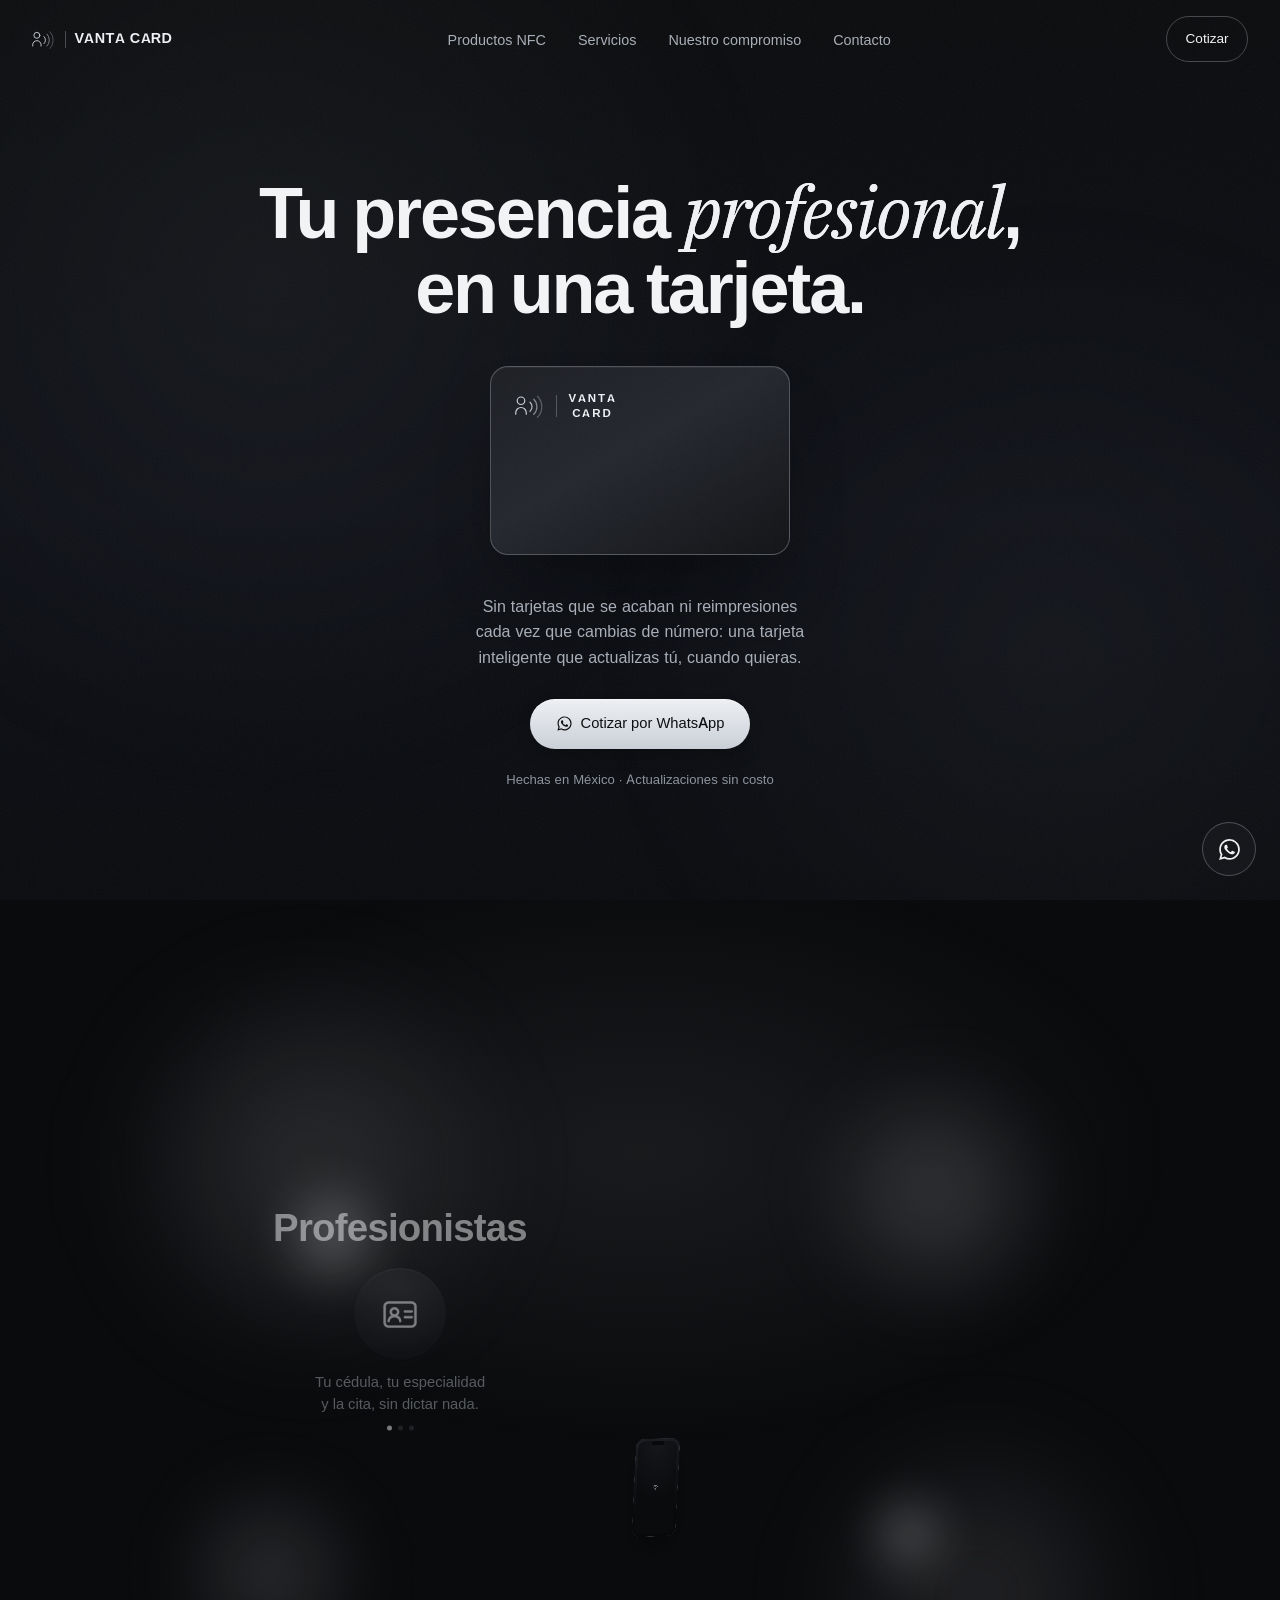
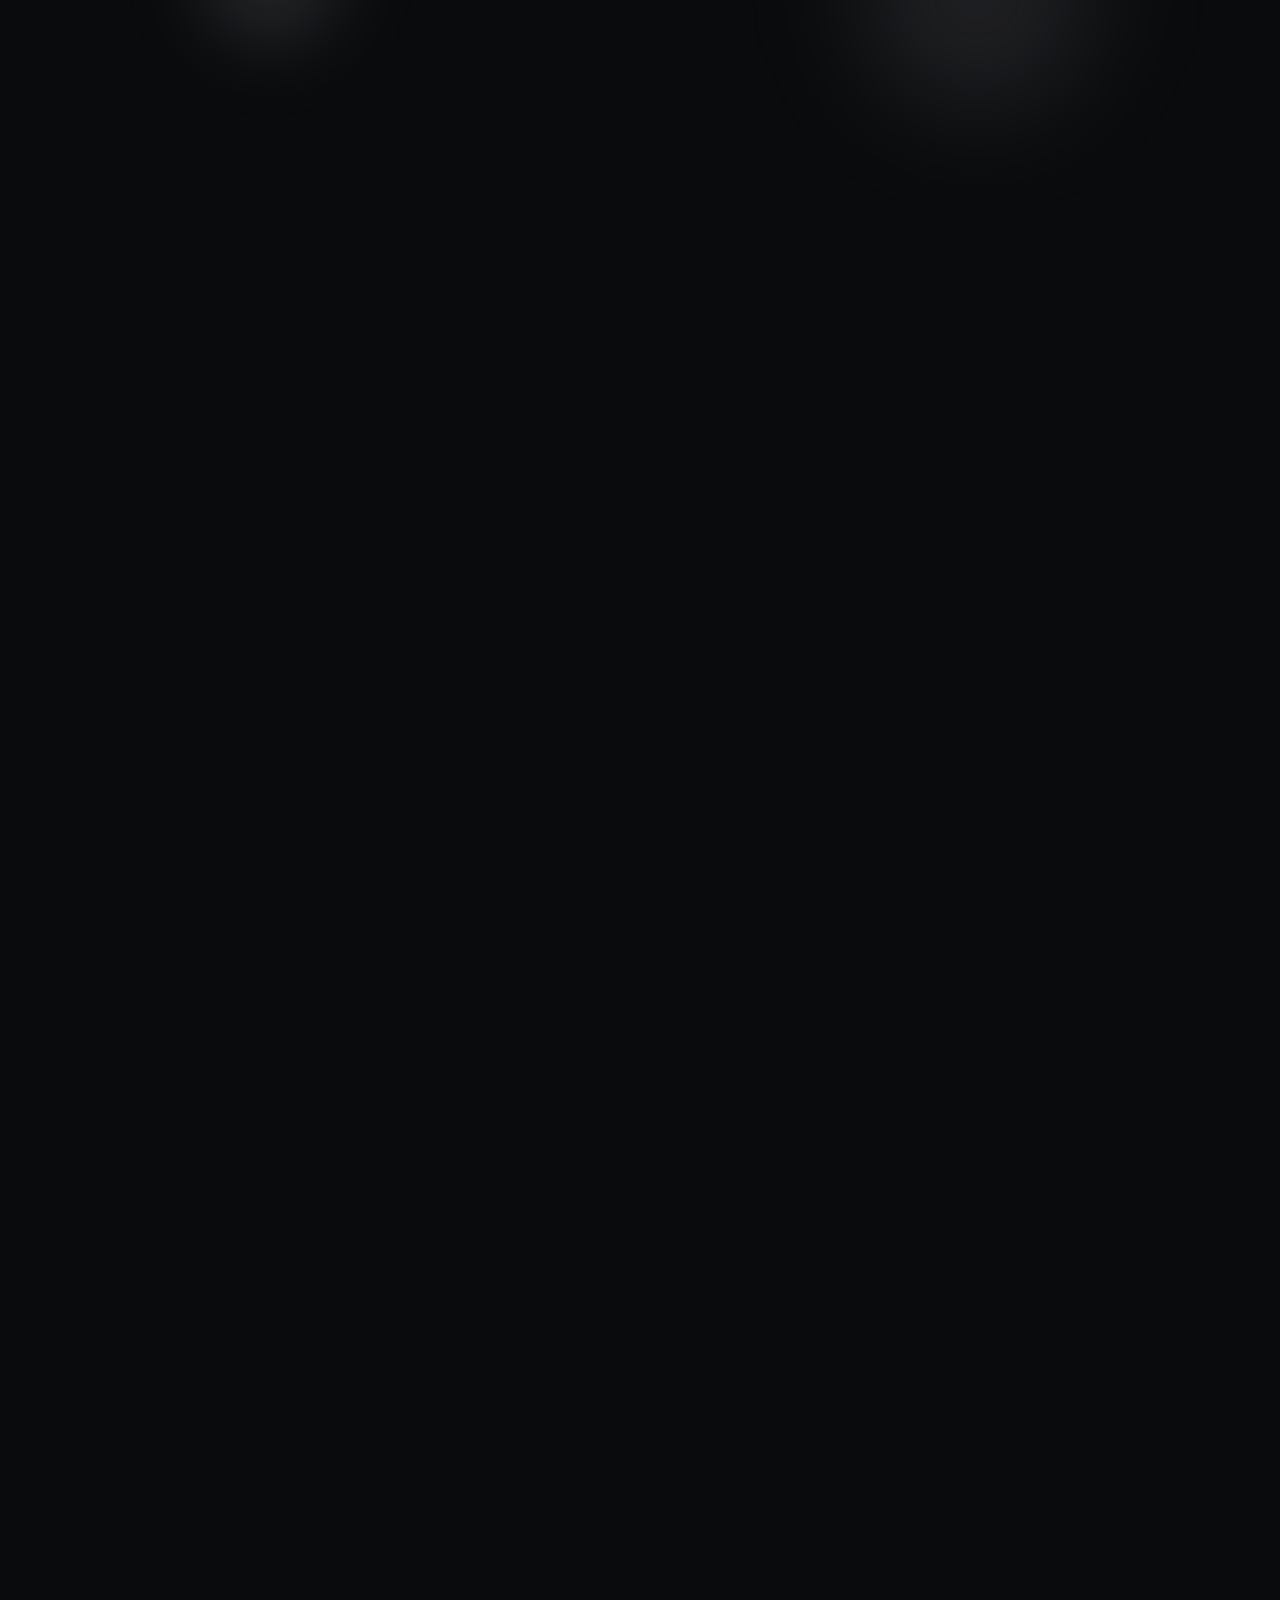
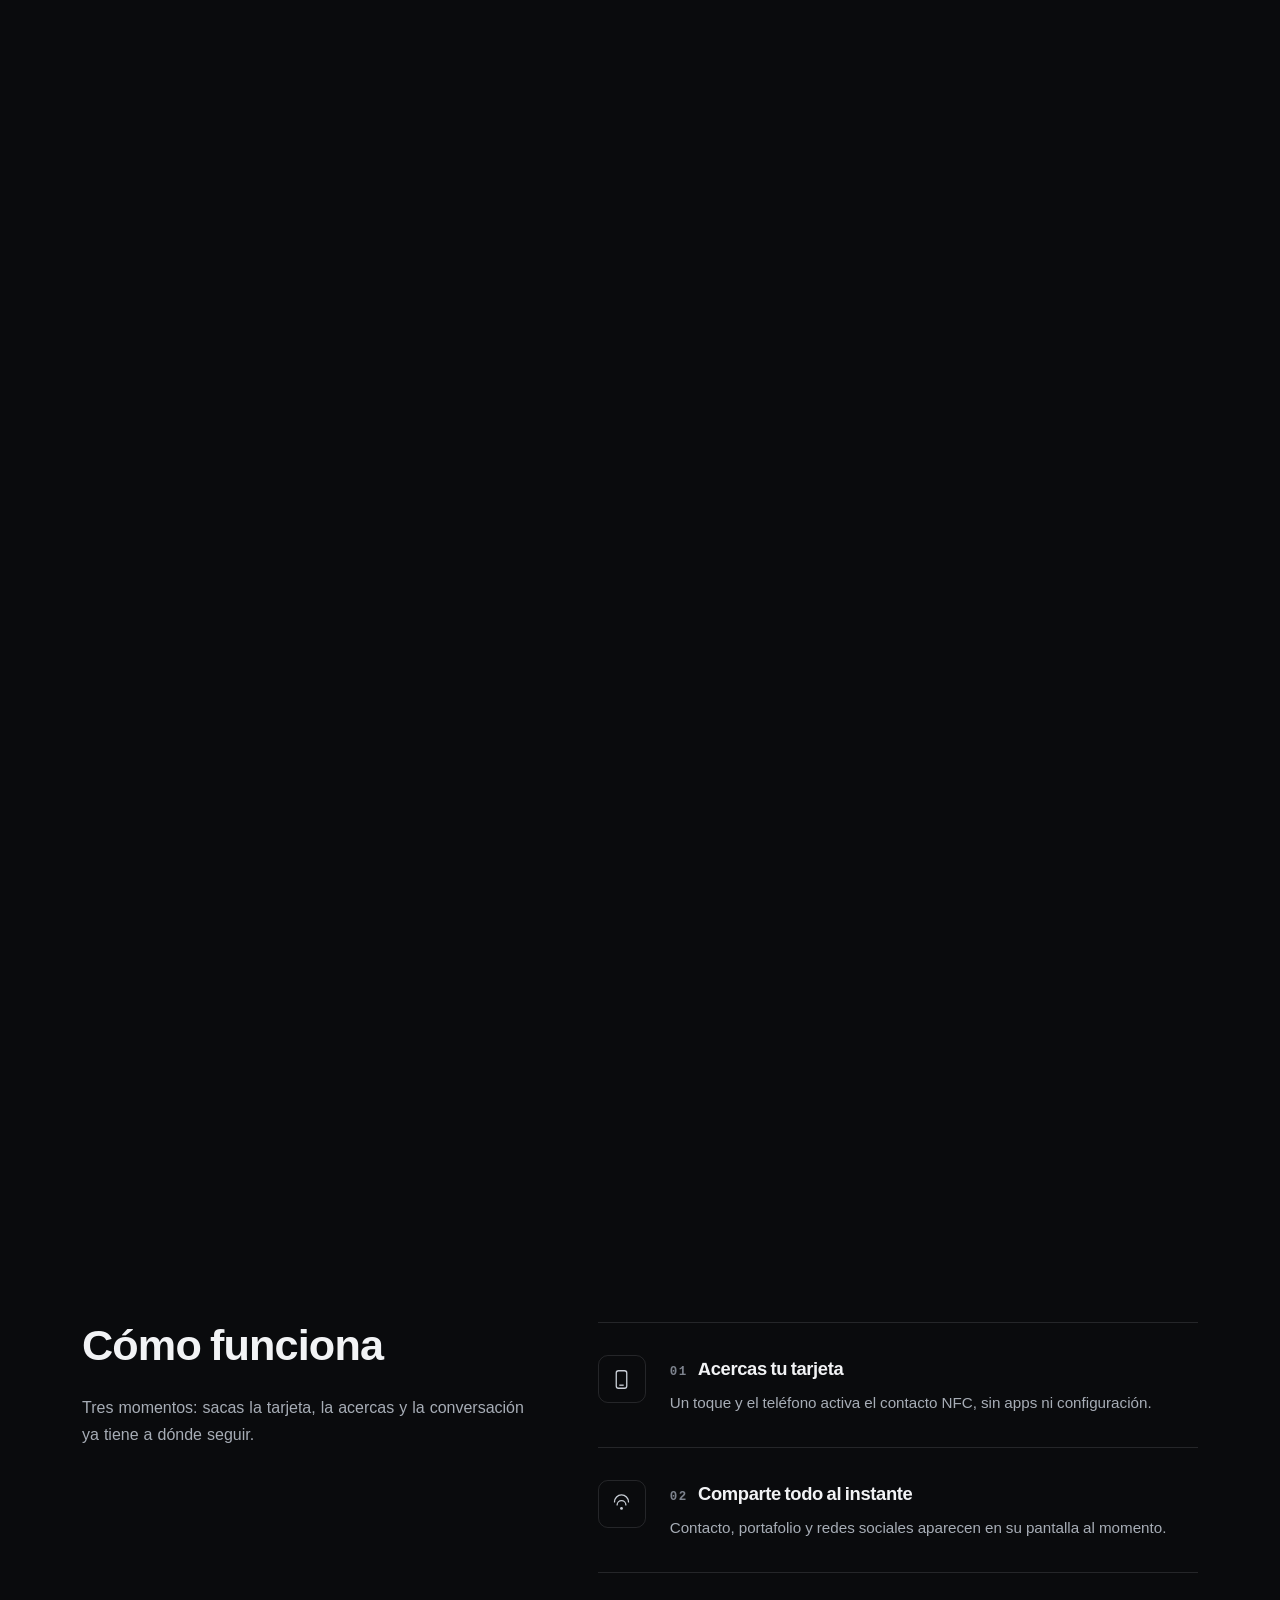
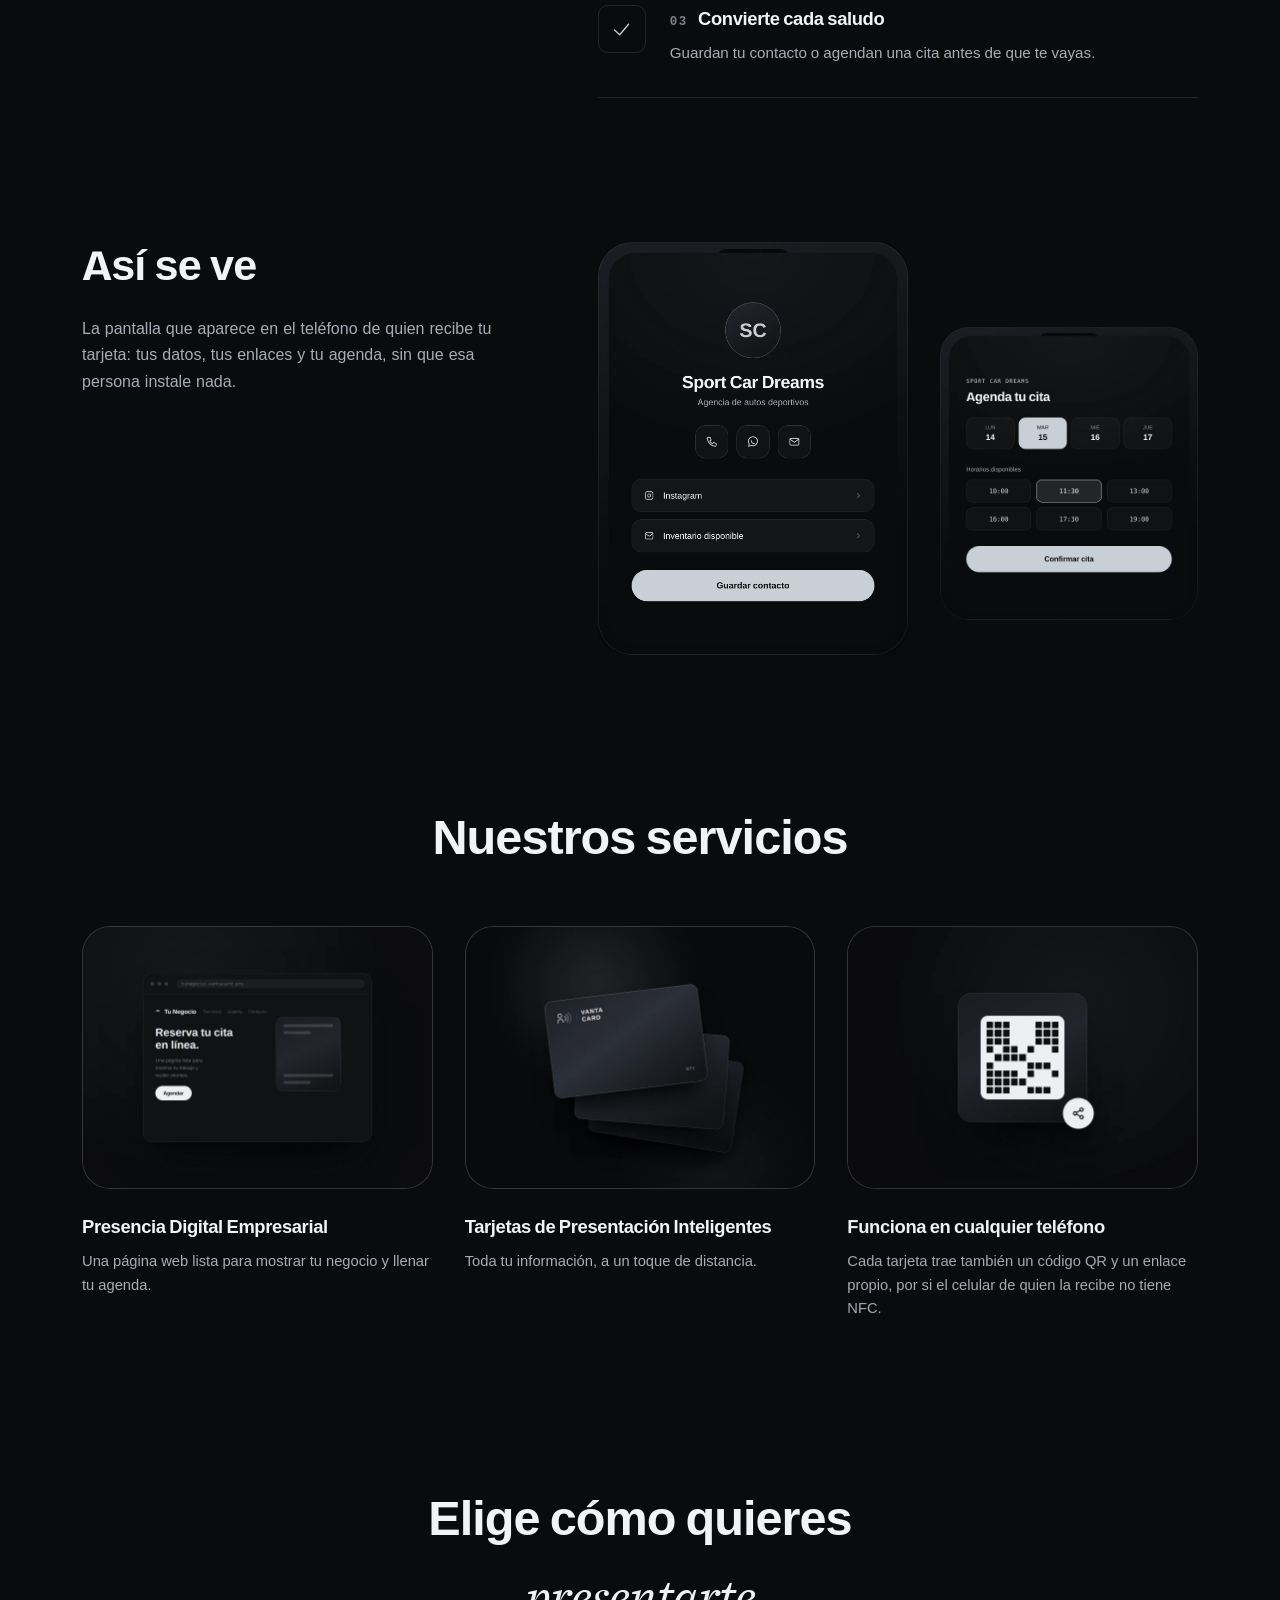
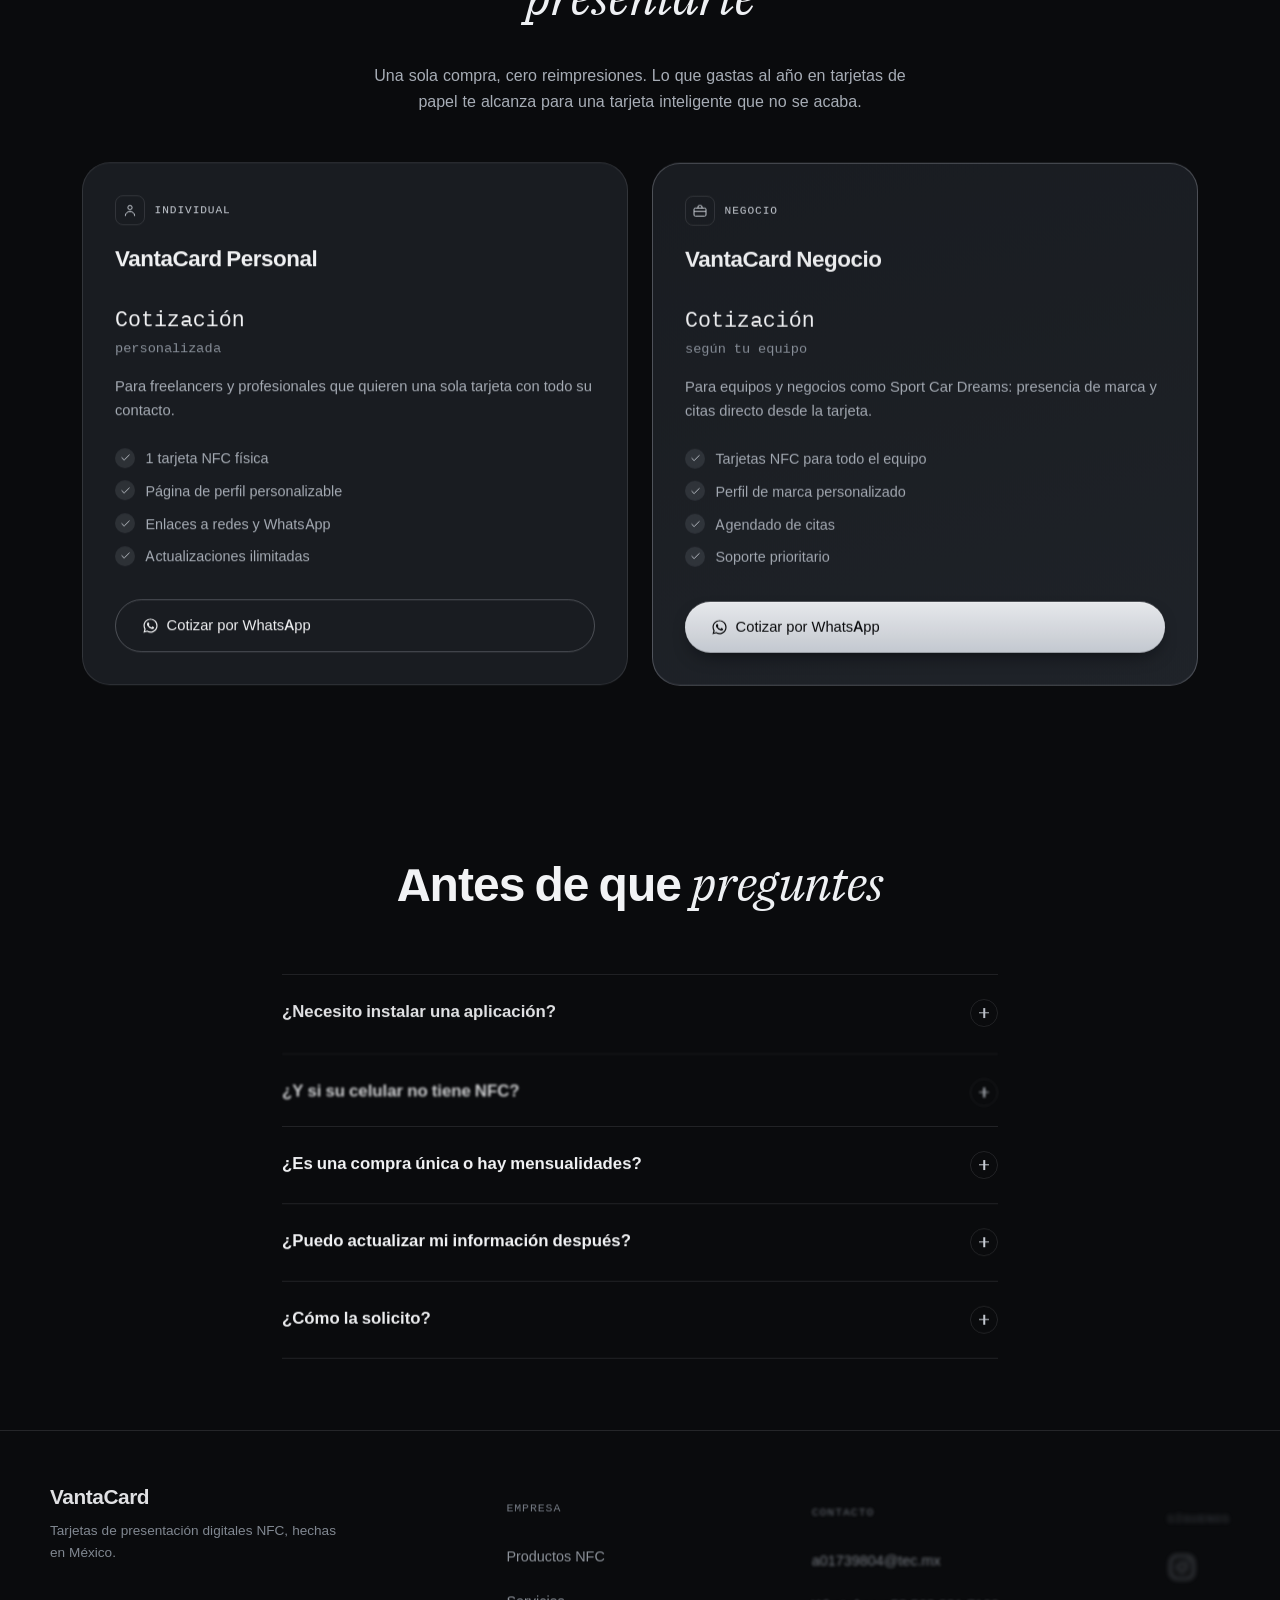
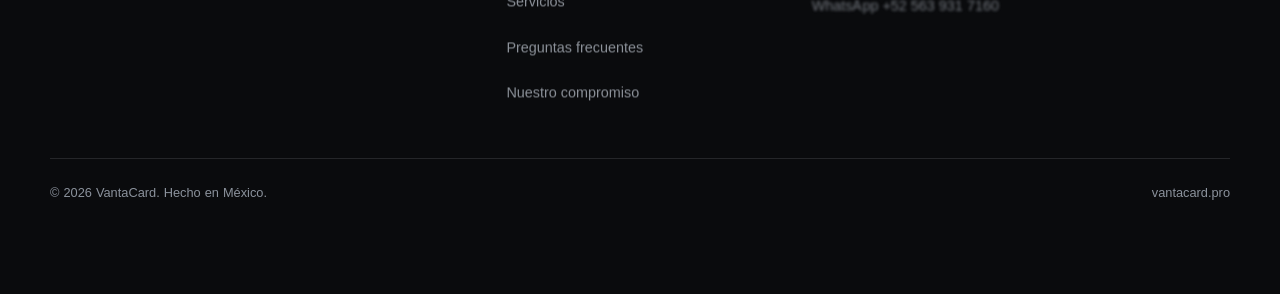
<file: vantacard-web/index.html>
<!DOCTYPE html>
<html lang="es">
<head>
<meta charset="UTF-8" />
<meta name="viewport" content="width=device-width, initial-scale=1.0" />
<title>VantaCard: Tarjetas de presentación digitales NFC</title>
<meta name="description" content="Tarjetas de presentación digitales con NFC. Comparte tu contacto, portafolio y redes con un solo toque. Sin apps, sin papel, sin fricción." />
<meta name="theme-color" content="#0a0b0d" />

<!-- Open Graph -->
<meta property="og:type" content="website" />
<meta property="og:site_name" content="VantaCard" />
<meta property="og:title" content="VantaCard: Tarjetas de presentación digitales NFC" />
<meta property="og:description" content="Comparte tu contacto, portafolio y redes con un solo toque. Sin apps, sin papel, sin fricción." />
<meta property="og:url" content="https://vantacard.pro" />
<meta property="og:image" content="https://vantacard.pro/assets/og-image.jpg" />
<meta property="og:image:width" content="1200" />
<meta property="og:image:height" content="630" />
<meta property="og:locale" content="es_MX" />

<!-- Twitter -->
<meta name="twitter:card" content="summary_large_image" />
<meta name="twitter:title" content="VantaCard: Tarjetas de presentación digitales NFC" />
<meta name="twitter:description" content="Comparte tu contacto, portafolio y redes con un solo toque." />
<meta name="twitter:image" content="https://vantacard.pro/assets/og-image.jpg" />

<link rel="canonical" href="https://vantacard.pro" />
<link rel="icon" href="assets/favicon.svg" type="image/svg+xml" />
<link rel="icon" href="assets/favicon-32x32.png" sizes="32x32" type="image/png" />
<link rel="icon" href="assets/favicon-16x16.png" sizes="16x16" type="image/png" />
<link rel="apple-touch-icon" href="assets/apple-touch-icon.png" />
<link rel="manifest" href="manifest.json" />

<link rel="stylesheet" href="css/fonts.css" />
<link rel="stylesheet" href="css/styles.css" />

<script type="application/ld+json">
{
  "@context": "https://schema.org",
  "@type": "Organization",
  "name": "VantaCard",
  "url": "https://vantacard.pro",
  "logo": "https://vantacard.pro/assets/icon-512.png",
  "description": "Tarjetas de presentación digitales NFC. Comparte tu contacto, portafolio y redes con un solo toque.",
  "email": "a01739804@tec.mx",
  "telephone": "+525639317160",
  "sameAs": ["https://www.instagram.com/vantacard.pro/"]
}
</script>
</head>
<body>

<a href="#top" class="skip-link">Saltar al contenido</a>

<div class="tone" aria-hidden="true">
  <div class="tone__wash" id="toneWash"></div>
  <div class="tone__glow tone__glow--a" id="toneGlowA"></div>
  <div class="tone__glow tone__glow--b" id="toneGlowB"></div>
</div>

<nav class="nav" id="nav">
  <a href="#top" class="nav__logo">
    <span class="brand-mark brand-mark--compact">
      <svg class="brand-mark__icon" viewBox="0 0 40 32" fill="none" stroke="currentColor" stroke-width="1.6" stroke-linecap="round">
        <circle cx="8" cy="9" r="5"/>
        <path d="M1 27v-2a7 7 0 0 1 7-7 7 7 0 0 1 7 7v2" stroke-linejoin="round"/>
        <path d="M20 11a8 8 0 0 1 0 12" opacity="0.9"/>
        <path d="M25 7a14 14 0 0 1 0 20" opacity="0.6"/>
        <path d="M30 3a20 20 0 0 1 0 28" opacity="0.35"/>
      </svg>
      <span class="brand-mark__divider" aria-hidden="true"></span>
      <span class="brand-mark__wordmark"><span>Vanta</span><span>Card</span></span>
    </span>
  </a>
  <div class="nav__links">
    <a href="catalogo.html">Productos NFC</a>
    <a href="#servicios">Servicios</a>
    <a href="compromiso.html">Nuestro compromiso</a>
    <a href="#contacto">Contacto</a>
  </div>
  <a class="nav__cta" href="https://wa.me/525639317160?text=Hola%20VantaCard%2C%20me%20interesa%20una%20tarjeta%20digital%20NFC.%20%C2%BFMe%20pueden%20dar%20m%C3%A1s%20informaci%C3%B3n%3F" target="_blank" rel="noopener">Cotizar</a>
  <button class="nav__menu" id="navMenu" type="button" aria-expanded="false" aria-controls="navSheet" aria-label="Abrir menú">
    <span class="nav__menu-bars" aria-hidden="true"></span>
  </button>
</nav>

<div class="nav-sheet" id="navSheet" aria-hidden="true" inert>
  <nav class="nav-sheet__links" aria-label="Menú">
    <a href="catalogo.html">Productos NFC</a>
    <a href="#servicios">Servicios</a>
    <a href="#planes">Planes</a>
    <a href="compromiso.html">Nuestro compromiso</a>
    <a href="#faq">Preguntas frecuentes</a>
    <a href="#contacto">Contacto</a>
  </nav>
  <a class="btn btn--primary nav-sheet__cta" href="https://wa.me/525639317160?text=Hola%20VantaCard%2C%20me%20interesa%20una%20tarjeta%20digital%20NFC.%20%C2%BFMe%20pueden%20dar%20m%C3%A1s%20informaci%C3%B3n%3F" target="_blank" rel="noopener"><svg class="btn__icon" viewBox="0 0 24 24" fill="currentColor" aria-hidden="true"><path d="M12.04 2C6.58 2 2.13 6.45 2.13 11.91c0 1.75.46 3.45 1.32 4.95L2 22l5.25-1.38a9.9 9.9 0 0 0 4.79 1.22h.01c5.46 0 9.91-4.45 9.91-9.91 0-2.65-1.03-5.14-2.9-7.01A9.82 9.82 0 0 0 12.04 2Zm0 18.15h-.01a8.2 8.2 0 0 1-4.19-1.15l-.3-.18-3.12.82.83-3.04-.2-.31a8.22 8.22 0 0 1-1.26-4.38c0-4.54 3.7-8.23 8.25-8.23 2.2 0 4.27.86 5.83 2.42a8.2 8.2 0 0 1 2.41 5.83c0 4.54-3.69 8.22-8.24 8.22Zm4.52-6.16c-.25-.12-1.47-.72-1.69-.81-.23-.08-.39-.12-.56.13-.16.24-.64.8-.78.97-.14.16-.29.18-.54.06-.25-.13-1.05-.39-1.99-1.23-.74-.66-1.23-1.47-1.38-1.72-.14-.25-.01-.38.11-.5.11-.11.25-.29.37-.43.13-.15.17-.25.25-.41.09-.17.04-.31-.02-.43-.06-.13-.56-1.34-.76-1.84-.2-.48-.41-.42-.56-.43h-.48c-.17 0-.43.06-.66.31-.22.25-.87.85-.87 2.07s.9 2.4 1.02 2.56c.12.17 1.75 2.67 4.25 3.75.59.25 1.05.4 1.41.52.59.19 1.13.16 1.56.1.48-.07 1.47-.6 1.68-1.18.21-.58.21-1.08.14-1.18-.06-.11-.22-.17-.47-.29Z"/></svg>Cotizar por WhatsApp</a>
</div>

<main id="top">

  <!-- ============== HERO ============== -->
  <section class="identity" id="inicio">
    <div class="identity__inner hero-enter">
      <h1>Tu presencia <span class="accent-italic">profesional</span>, en una tarjeta.</h1>
      <div class="identity__card">
        <div class="card-face__top">
          <span class="brand-mark">
            <svg class="brand-mark__icon" viewBox="0 0 40 32" fill="none" stroke="currentColor" stroke-width="1.6" stroke-linecap="round">
              <circle cx="8" cy="9" r="5"/>
              <path d="M1 27v-2a7 7 0 0 1 7-7 7 7 0 0 1 7 7v2" stroke-linejoin="round"/>
              <path d="M20 11a8 8 0 0 1 0 12" opacity="0.9"/>
              <path d="M25 7a14 14 0 0 1 0 20" opacity="0.6"/>
              <path d="M30 3a20 20 0 0 1 0 28" opacity="0.35"/>
            </svg>
            <span class="brand-mark__divider" aria-hidden="true"></span>
            <span class="brand-mark__wordmark"><span>Vanta</span><span>Card</span></span>
          </span>
        </div>
      </div>
      <p>Sin tarjetas que se acaban ni reimpresiones cada vez que cambias de número: una tarjeta inteligente que actualizas tú, cuando quieras.</p>
      <a class="btn btn--primary" href="https://wa.me/525639317160?text=Hola%20VantaCard%2C%20me%20interesa%20una%20tarjeta%20digital%20NFC.%20%C2%BFMe%20pueden%20dar%20m%C3%A1s%20informaci%C3%B3n%3F" target="_blank" rel="noopener"><svg class="btn__icon" viewBox="0 0 24 24" fill="currentColor" aria-hidden="true"><path d="M12.04 2C6.58 2 2.13 6.45 2.13 11.91c0 1.75.46 3.45 1.32 4.95L2 22l5.25-1.38a9.9 9.9 0 0 0 4.79 1.22h.01c5.46 0 9.91-4.45 9.91-9.91 0-2.65-1.03-5.14-2.9-7.01A9.82 9.82 0 0 0 12.04 2Zm0 18.15h-.01a8.2 8.2 0 0 1-4.19-1.15l-.3-.18-3.12.82.83-3.04-.2-.31a8.22 8.22 0 0 1-1.26-4.38c0-4.54 3.7-8.23 8.25-8.23 2.2 0 4.27.86 5.83 2.42a8.2 8.2 0 0 1 2.41 5.83c0 4.54-3.69 8.22-8.24 8.22Zm4.52-6.16c-.25-.12-1.47-.72-1.69-.81-.23-.08-.39-.12-.56.13-.16.24-.64.8-.78.97-.14.16-.29.18-.54.06-.25-.13-1.05-.39-1.99-1.23-.74-.66-1.23-1.47-1.38-1.72-.14-.25-.01-.38.11-.5.11-.11.25-.29.37-.43.13-.15.17-.25.25-.41.09-.17.04-.31-.02-.43-.06-.13-.56-1.34-.76-1.84-.2-.48-.41-.42-.56-.43h-.48c-.17 0-.43.06-.66.31-.22.25-.87.85-.87 2.07s.9 2.4 1.02 2.56c.12.17 1.75 2.67 4.25 3.75.59.25 1.05.4 1.41.52.59.19 1.13.16 1.56.1.48-.07 1.47-.6 1.68-1.18.21-.58.21-1.08.14-1.18-.06-.11-.22-.17-.47-.29Z"/></svg>Cotizar por WhatsApp</a>
      <p class="hero-note">Hechas en México · Actualizaciones sin costo</p>
    </div>
  </section>

  <!-- ============== 3D SCENE — the demonstration ============== -->
  <section class="hero-scene" id="heroScene" aria-label="Presentación animada de VantaCard">
    <div class="hero-scene__stage" id="stage">

      <div class="orbs orbs--back" id="orbsBack" aria-hidden="true">
        <span class="orb"></span>
        <span class="orb"></span>
      </div>
      <div class="orbs orbs--mid" id="orbsMid" aria-hidden="true">
        <span class="orb"></span>
        <span class="orb"></span>
      </div>

      <div class="scene-3d">
        <div class="scene-3d__world" id="world">

          <div class="card-3d" id="card3d" aria-hidden="true">
            <div class="card-3d__inner">
              <div class="card-face__top">
                <span class="brand-mark">
                  <svg class="brand-mark__icon" viewBox="0 0 40 32" fill="none" stroke="currentColor" stroke-width="1.6" stroke-linecap="round">
                    <circle cx="8" cy="9" r="5"/>
                    <path d="M1 27v-2a7 7 0 0 1 7-7 7 7 0 0 1 7 7v2" stroke-linejoin="round"/>
                    <path d="M20 11a8 8 0 0 1 0 12" opacity="0.9"/>
                    <path d="M25 7a14 14 0 0 1 0 20" opacity="0.6"/>
                    <path d="M30 3a20 20 0 0 1 0 28" opacity="0.35"/>
                  </svg>
                  <span class="brand-mark__divider" aria-hidden="true"></span>
                  <span class="brand-mark__wordmark"><span>Vanta</span><span>Card</span></span>
                </span>
              </div>
              <div>
                <div class="card-3d__name">Sport Car Dreams</div>
                <div class="card-3d__role">Cuenta de negocio · NFC 013</div>
              </div>
            </div>
          </div>

          <div class="phone-3d" id="phone3d" aria-hidden="true">
            <div class="phone-3d__inner">
              <div class="phone-3d__notch"></div>
              <div class="phone-3d__screen" id="phoneScreen">
                <svg class="phone-3d__glyph" viewBox="0 0 24 24" fill="none" stroke="currentColor" stroke-width="1.4">
                  <path d="M4 9a8 8 0 0 1 12 0" stroke-linecap="round"/>
                  <path d="M6.5 11.5a5 5 0 0 1 8 0" stroke-linecap="round"/>
                  <path d="M9 14a2 2 0 0 1 3 0" stroke-linecap="round"/>
                  <circle cx="10.5" cy="16.2" r="1.2" fill="currentColor" stroke="none"/>
                </svg>
              </div>
            </div>
          </div>

          <div class="nfc-ripple" id="nfcRipple" aria-hidden="true"></div>
          <div class="screen-glow" id="screenGlow" aria-hidden="true"></div>
          <div class="contact-shadow" id="contactShadow" aria-hidden="true"></div>

        </div>
      </div>

      <div class="orbs orbs--front" id="orbsFront" aria-hidden="true">
        <span class="orb"></span>
        <span class="orb"></span>
      </div>


      <!-- Plays once on load, independent of scroll: the card spins and
           flies to one side to show who it's for, then spins back to
           center before the phone-approach animation (scroll-driven)
           takes over. -->
      <div class="profile-panel" id="profilePanel" aria-hidden="true">
        <span class="profile-panel__label" id="profileLabel">Profesionistas</span>
        <img class="profile-panel__icon" id="profileIcon" src="assets/badge-profesionista.webp" alt="" width="200" height="200" />
        <p class="profile-panel__benefit" id="profileBenefit">Tu cédula, tu especialidad y la cita, sin dictar nada.</p>
        <div class="profile-panel__dots" id="profileDots">
          <span class="profile-panel__dot profile-panel__dot--active"></span>
          <span class="profile-panel__dot"></span>
          <span class="profile-panel__dot"></span>
        </div>
      </div>

      <!-- Fades in during the very last stretch of the pinned
           animation, mirroring the identity section's own headline
           word for word (kept out of the accessibility tree since
           it's a transient echo, not new content) — so the moment
           the scene finishes fading out, that message is already on
           screen instead of a stretch of empty black before the real
           section scrolls up into view. -->
      <p class="hero-payoff" id="heroPayoff" aria-hidden="true">Un toque y ya estás en su teléfono.</p>

    </div>
  </section>

  <!-- ============== REVEALED CONTENT ============== -->
  <div class="reveal-content" id="revealContent">

    <!-- Solo en teléfono. En pantallas grandes estas tres fichas son el
         panel que gira dentro de la escena 3D; ahí caben al lado de la
         tarjeta y el movimiento se ve. En un teléfono no cabe ni se ve,
         así que aquí van como lista, que además se lee de un vistazo.
         La escena se salta su secuencia en main.js cuando el ancho es
         de teléfono, para que esto no salga dos veces. -->
    <section class="audience" id="audiencia">
      <h2 class="reveal-up">Para quién es</h2>
      <ul class="audience__list">
        <li class="audience__item reveal-up">
          <img class="audience__badge" src="assets/badge-profesionista.webp" alt="" loading="lazy" width="200" height="200" />
          <div>
            <h3>Profesionistas</h3>
            <p>Tu cédula, tu especialidad y la cita, sin dictar nada.</p>
          </div>
        </li>
        <li class="audience__item reveal-up">
          <img class="audience__badge" src="assets/badge-pyme.webp" alt="" loading="lazy" width="200" height="200" />
          <div>
            <h3>Pymes</h3>
            <p>Tu catálogo y tu agenda en su teléfono, no en un folleto.</p>
          </div>
        </li>
        <li class="audience__item reveal-up">
          <img class="audience__badge" src="assets/badge-empresario.webp" alt="" loading="lazy" width="200" height="200" />
          <div>
            <h3>Empresarios</h3>
            <p>Cambias un puesto una vez, no reimprimes 500 tarjetas.</p>
          </div>
        </li>
      </ul>
    </section>


    <section class="chapter" id="como-funciona">
      <div class="chapter__aside reveal-group">
        <h2>Cómo funciona</h2>
        <p>Tres momentos: sacas la tarjeta, la acercas y la conversación ya tiene a dónde seguir.</p>
      </div>
      <div class="chapter__body steps">

        <article class="step reveal-up">
          <span class="step__icon">
            <svg viewBox="0 0 24 24" fill="none" stroke="currentColor" stroke-width="1.5">
              <rect x="6" y="2" width="12" height="20" rx="2.5"/>
              <path d="M9.5 18.5h5"/>
            </svg>
          </span>
          <div>
            <h3 class="step__title"><span class="step__index">01</span>Acercas tu tarjeta</h3>
            <p>Un toque y el teléfono activa el contacto NFC, sin apps ni configuración.</p>
          </div>
        </article>

        <article class="step reveal-up">
          <span class="step__icon">
            <svg viewBox="0 0 24 24" fill="none" stroke="currentColor" stroke-width="1.5">
              <path d="M4 9a8 8 0 0 1 16 0" stroke-linecap="round"/>
              <path d="M7 12.5a5 5 0 0 1 10 0" stroke-linecap="round"/>
              <circle cx="12" cy="16.5" r="1.6" fill="currentColor" stroke="none"/>
            </svg>
          </span>
          <div>
            <h3 class="step__title"><span class="step__index">02</span>Comparte todo al instante</h3>
            <p>Contacto, portafolio y redes sociales aparecen en su pantalla al momento.</p>
          </div>
        </article>

        <article class="step reveal-up">
          <span class="step__icon">
            <svg viewBox="0 0 24 24" fill="none" stroke="currentColor" stroke-width="1.5">
              <path d="M4 12.5 10 18 20 6" stroke-linecap="round" stroke-linejoin="round"/>
            </svg>
          </span>
          <div>
            <h3 class="step__title"><span class="step__index">03</span>Convierte cada saludo</h3>
            <p>Guardan tu contacto o agendan una cita antes de que te vayas.</p>
          </div>
        </article>

      </div>
    </section>

    <section class="chapter showcase" id="asi-se-ve">
      <div class="chapter__aside reveal-group">
        <h2>Así se ve</h2>
        <p>La pantalla que aparece en el teléfono de quien recibe tu tarjeta: tus datos, tus enlaces y tu agenda, sin que esa persona instale nada.</p>
      </div>
      <div class="chapter__body showcase__gallery">
        <div class="showcase__item showcase__item--main reveal-up">
          <img src="assets/mockup-profile.webp" alt="Pantalla de perfil compartido de VantaCard, con botones de llamada, WhatsApp, correo, Instagram e inventario" loading="lazy" width="600" height="800" />
        </div>
        <div class="showcase__item showcase__item--secondary reveal-up">
          <img src="assets/mockup-agenda.webp" alt="Pantalla para agendar una cita, con selector de día y horarios disponibles" loading="lazy" width="600" height="680" />
        </div>
      </div>
    </section>

    <section class="offerings" id="servicios">
      <div class="offerings__head reveal-group">
        <h2>Nuestros servicios</h2>
      </div>
      <div class="offerings__grid">
        <article class="offerings__item reveal-up">
          <div class="offerings__media">
            <img src="assets/service-web.webp" alt="Vista de una página web de negocio con navegación, encabezado y botón para agendar" loading="lazy" width="1400" height="1080" />
          </div>
          <h3>Presencia Digital Empresarial</h3>
          <p>Una página web lista para mostrar tu negocio y llenar tu agenda.</p>
        </article>
        <article class="offerings__item reveal-up">
          <div class="offerings__media">
            <img src="assets/service-cards.webp" alt="Tres tarjetas VantaCard con NFC, flotando en cascada" loading="lazy" width="1400" height="1080" />
          </div>
          <h3>Tarjetas de Presentación Inteligentes</h3>
          <p>Toda tu información, a un toque de distancia.</p>
        </article>
        <article class="offerings__item reveal-up">
          <div class="offerings__media">
            <img src="assets/service-qr.webp" alt="Tarjeta VantaCard con un código QR y un ícono de compartir" loading="lazy" width="1400" height="1080" />
          </div>
          <h3>Funciona en cualquier teléfono</h3>
          <p>Cada tarjeta trae también un código QR y un enlace propio, por si el celular de quien la recibe no tiene NFC.</p>
        </article>
      </div>
    </section>

    <section class="services" id="planes">
      <div class="services__head reveal-group">
        <h2>Elige cómo quieres <span class="accent-italic">presentarte</span></h2>
        <p class="services__lede">Una sola compra, cero reimpresiones. Lo que gastas al año en tarjetas de papel te alcanza para una tarjeta inteligente que no se acaba.</p>
      </div>

      <div class="services__grid">

        <article class="plan reveal-up">
          <div class="plan__head">
            <span class="plan__icon">
              <svg viewBox="0 0 24 24" fill="none" stroke="currentColor" stroke-width="1.5"><circle cx="12" cy="8" r="3.2"/><path d="M5 20c0-3.5 3.1-6 7-6s7 2.5 7 6" stroke-linecap="round"/></svg>
            </span>
            <p class="plan__tag">Individual</p>
          </div>
          <h3 class="plan__name">VantaCard Personal</h3>
          <p class="plan__price plan__price--quote">Cotización <span>personalizada</span></p>
          <p class="plan__desc">Para freelancers y profesionales que quieren una sola tarjeta con todo su contacto.</p>
          <ul class="plan__features">
            <li>
              <span class="plan__check"><svg viewBox="0 0 24 24" fill="none" stroke="currentColor" stroke-width="2"><path d="M20 6 9 17l-5-5" stroke-linecap="round" stroke-linejoin="round"/></svg></span>
              1 tarjeta NFC física
            </li>
            <li>
              <span class="plan__check"><svg viewBox="0 0 24 24" fill="none" stroke="currentColor" stroke-width="2"><path d="M20 6 9 17l-5-5" stroke-linecap="round" stroke-linejoin="round"/></svg></span>
              Página de perfil personalizable
            </li>
            <li>
              <span class="plan__check"><svg viewBox="0 0 24 24" fill="none" stroke="currentColor" stroke-width="2"><path d="M20 6 9 17l-5-5" stroke-linecap="round" stroke-linejoin="round"/></svg></span>
              Enlaces a redes y WhatsApp
            </li>
            <li>
              <span class="plan__check"><svg viewBox="0 0 24 24" fill="none" stroke="currentColor" stroke-width="2"><path d="M20 6 9 17l-5-5" stroke-linecap="round" stroke-linejoin="round"/></svg></span>
              Actualizaciones ilimitadas
            </li>
          </ul>
          <a class="btn btn--ghost" href="https://wa.me/525639317160?text=Hola%20VantaCard%2C%20me%20interesa%20el%20plan%20VantaCard%20Personal.%20%C2%BFMe%20pueden%20dar%20m%C3%A1s%20informaci%C3%B3n%3F" target="_blank" rel="noopener"><svg class="btn__icon" viewBox="0 0 24 24" fill="currentColor" aria-hidden="true"><path d="M12.04 2C6.58 2 2.13 6.45 2.13 11.91c0 1.75.46 3.45 1.32 4.95L2 22l5.25-1.38a9.9 9.9 0 0 0 4.79 1.22h.01c5.46 0 9.91-4.45 9.91-9.91 0-2.65-1.03-5.14-2.9-7.01A9.82 9.82 0 0 0 12.04 2Zm0 18.15h-.01a8.2 8.2 0 0 1-4.19-1.15l-.3-.18-3.12.82.83-3.04-.2-.31a8.22 8.22 0 0 1-1.26-4.38c0-4.54 3.7-8.23 8.25-8.23 2.2 0 4.27.86 5.83 2.42a8.2 8.2 0 0 1 2.41 5.83c0 4.54-3.69 8.22-8.24 8.22Zm4.52-6.16c-.25-.12-1.47-.72-1.69-.81-.23-.08-.39-.12-.56.13-.16.24-.64.8-.78.97-.14.16-.29.18-.54.06-.25-.13-1.05-.39-1.99-1.23-.74-.66-1.23-1.47-1.38-1.72-.14-.25-.01-.38.11-.5.11-.11.25-.29.37-.43.13-.15.17-.25.25-.41.09-.17.04-.31-.02-.43-.06-.13-.56-1.34-.76-1.84-.2-.48-.41-.42-.56-.43h-.48c-.17 0-.43.06-.66.31-.22.25-.87.85-.87 2.07s.9 2.4 1.02 2.56c.12.17 1.75 2.67 4.25 3.75.59.25 1.05.4 1.41.52.59.19 1.13.16 1.56.1.48-.07 1.47-.6 1.68-1.18.21-.58.21-1.08.14-1.18-.06-.11-.22-.17-.47-.29Z"/></svg>Cotizar por WhatsApp</a>
        </article>

        <article class="plan plan--featured reveal-up">
          <div class="plan__head">
            <span class="plan__icon">
              <svg viewBox="0 0 24 24" fill="none" stroke="currentColor" stroke-width="1.5"><rect x="3" y="8" width="18" height="12" rx="2"/><path d="M9 8V6a2 2 0 0 1 2-2h2a2 2 0 0 1 2 2v2" stroke-linecap="round" stroke-linejoin="round"/><path d="M3 13h18"/></svg>
            </span>
            <p class="plan__tag">Negocio</p>
          </div>
          <h3 class="plan__name">VantaCard Negocio</h3>
          <p class="plan__price plan__price--quote">Cotización <span>según tu equipo</span></p>
          <p class="plan__desc">Para equipos y negocios como Sport Car Dreams: presencia de marca y citas directo desde la tarjeta.</p>
          <ul class="plan__features">
            <li>
              <span class="plan__check"><svg viewBox="0 0 24 24" fill="none" stroke="currentColor" stroke-width="2"><path d="M20 6 9 17l-5-5" stroke-linecap="round" stroke-linejoin="round"/></svg></span>
              Tarjetas NFC para todo el equipo
            </li>
            <li>
              <span class="plan__check"><svg viewBox="0 0 24 24" fill="none" stroke="currentColor" stroke-width="2"><path d="M20 6 9 17l-5-5" stroke-linecap="round" stroke-linejoin="round"/></svg></span>
              Perfil de marca personalizado
            </li>
            <li>
              <span class="plan__check"><svg viewBox="0 0 24 24" fill="none" stroke="currentColor" stroke-width="2"><path d="M20 6 9 17l-5-5" stroke-linecap="round" stroke-linejoin="round"/></svg></span>
              Agendado de citas
            </li>
            <li>
              <span class="plan__check"><svg viewBox="0 0 24 24" fill="none" stroke="currentColor" stroke-width="2"><path d="M20 6 9 17l-5-5" stroke-linecap="round" stroke-linejoin="round"/></svg></span>
              Soporte prioritario
            </li>
          </ul>
          <a class="btn btn--primary" href="https://wa.me/525639317160?text=Hola%20VantaCard%2C%20me%20interesa%20el%20plan%20VantaCard%20Negocio.%20%C2%BFMe%20pueden%20dar%20m%C3%A1s%20informaci%C3%B3n%3F" target="_blank" rel="noopener"><svg class="btn__icon" viewBox="0 0 24 24" fill="currentColor" aria-hidden="true"><path d="M12.04 2C6.58 2 2.13 6.45 2.13 11.91c0 1.75.46 3.45 1.32 4.95L2 22l5.25-1.38a9.9 9.9 0 0 0 4.79 1.22h.01c5.46 0 9.91-4.45 9.91-9.91 0-2.65-1.03-5.14-2.9-7.01A9.82 9.82 0 0 0 12.04 2Zm0 18.15h-.01a8.2 8.2 0 0 1-4.19-1.15l-.3-.18-3.12.82.83-3.04-.2-.31a8.22 8.22 0 0 1-1.26-4.38c0-4.54 3.7-8.23 8.25-8.23 2.2 0 4.27.86 5.83 2.42a8.2 8.2 0 0 1 2.41 5.83c0 4.54-3.69 8.22-8.24 8.22Zm4.52-6.16c-.25-.12-1.47-.72-1.69-.81-.23-.08-.39-.12-.56.13-.16.24-.64.8-.78.97-.14.16-.29.18-.54.06-.25-.13-1.05-.39-1.99-1.23-.74-.66-1.23-1.47-1.38-1.72-.14-.25-.01-.38.11-.5.11-.11.25-.29.37-.43.13-.15.17-.25.25-.41.09-.17.04-.31-.02-.43-.06-.13-.56-1.34-.76-1.84-.2-.48-.41-.42-.56-.43h-.48c-.17 0-.43.06-.66.31-.22.25-.87.85-.87 2.07s.9 2.4 1.02 2.56c.12.17 1.75 2.67 4.25 3.75.59.25 1.05.4 1.41.52.59.19 1.13.16 1.56.1.48-.07 1.47-.6 1.68-1.18.21-.58.21-1.08.14-1.18-.06-.11-.22-.17-.47-.29Z"/></svg>Cotizar por WhatsApp</a>
        </article>

      </div>
    </section>

    <section class="faq" id="faq">
      <div class="faq__head reveal-group">
        <h2>Antes de que <span class="accent-italic">preguntes</span></h2>
      </div>
      <div class="faq__list">
        <details class="faq__item reveal-up">
          <summary>¿Necesito instalar una aplicación?<span class="faq__icon" aria-hidden="true"></span></summary>
          <div class="faq__panel">
            <p>No. Un toque activa el contacto por NFC directamente en el teléfono de quien la recibe, sin apps ni configuración de ningún lado.</p>
          </div>
        </details>
        <details class="faq__item reveal-up">
          <summary>¿Y si su celular no tiene NFC?<span class="faq__icon" aria-hidden="true"></span></summary>
          <div class="faq__panel">
            <p>Cada tarjeta trae también un código QR y un enlace propio, así que funciona igual en cualquier teléfono.</p>
          </div>
        </details>
        <details class="faq__item reveal-up">
          <summary>¿Es una compra única o hay mensualidades?<span class="faq__icon" aria-hidden="true"></span></summary>
          <div class="faq__panel">
            <p>Es una sola compra. Sin mensualidades ni reimpresiones: la tarjeta física no cambia, pero tu información sí puede.</p>
          </div>
        </details>
        <details class="faq__item reveal-up">
          <summary>¿Puedo actualizar mi información después?<span class="faq__icon" aria-hidden="true"></span></summary>
          <div class="faq__panel">
            <p>Sí, las actualizaciones son ilimitadas. Cambias tu número, tu cargo o tus redes cuando quieras, sin reimprimir nada ni pagar extra.</p>
          </div>
        </details>
        <details class="faq__item reveal-up">
          <summary>¿Cómo la solicito?<span class="faq__icon" aria-hidden="true"></span></summary>
          <div class="faq__panel">
            <p>Escríbenos por WhatsApp y coordinamos tu demo y tu pedido directamente.</p>
          </div>
        </details>
      </div>
    </section>

    <footer class="footer" id="contacto">
      <div class="footer__inner">
        <div class="footer__brand reveal-up">
          <h3>VantaCard</h3>
          <p>Tarjetas de presentación digitales NFC, hechas en México.</p>
        </div>
        <div class="footer__col reveal-up">
          <h4>Empresa</h4>
          <ul>
            <li><a href="catalogo.html">Productos NFC</a></li>
            <li><a href="#servicios">Servicios</a></li>
            <li><a href="#faq">Preguntas frecuentes</a></li>
            <li><a href="compromiso.html">Nuestro compromiso</a></li>
          </ul>
        </div>
        <div class="footer__col reveal-up">
          <h4>Contacto</h4>
          <ul>
            <li><a href="mailto:a01739804@tec.mx">a01739804@tec.mx</a></li>
            <li><a href="https://wa.me/525639317160?text=Hola%20VantaCard%2C%20me%20interesa%20una%20tarjeta%20digital%20NFC.%20%C2%BFMe%20pueden%20dar%20m%C3%A1s%20informaci%C3%B3n%3F" target="_blank" rel="noopener">WhatsApp +52 563 931 7160</a></li>
          </ul>
        </div>
        <div class="footer__col reveal-up">
          <h4>Síguenos</h4>
          <a class="social-link" id="instagramLink" href="https://www.instagram.com/vantacard.pro/" target="_blank" rel="noopener" aria-label="VantaCard en Instagram">
            <svg viewBox="0 0 24 24" fill="none" stroke="currentColor" stroke-width="1.7" stroke-linecap="round" stroke-linejoin="round" aria-hidden="true">
              <rect x="2.8" y="2.8" width="18.4" height="18.4" rx="5.4"/>
              <circle cx="12" cy="12" r="3.6"/>
              <circle cx="16.9" cy="7.1" r="1.05" fill="currentColor" stroke="none"/>
            </svg>
          </a>
        </div>
      </div>
      <div class="footer__bottom">
        <span>© 2026 VantaCard. Hecho en México.</span>
        <span>vantacard.pro</span>
      </div>
    </footer>

  </div>

</main>

<a class="wa-fab" href="https://wa.me/525639317160?text=Hola%20VantaCard%2C%20me%20interesa%20una%20tarjeta%20digital%20NFC.%20%C2%BFMe%20pueden%20dar%20m%C3%A1s%20informaci%C3%B3n%3F" target="_blank" rel="noopener" aria-label="Escríbenos por WhatsApp">
  <svg viewBox="0 0 24 24" fill="currentColor" aria-hidden="true"><path d="M12.04 2C6.58 2 2.13 6.45 2.13 11.91c0 1.75.46 3.45 1.32 4.95L2 22l5.25-1.38a9.9 9.9 0 0 0 4.79 1.22h.01c5.46 0 9.91-4.45 9.91-9.91 0-2.65-1.03-5.14-2.9-7.01A9.82 9.82 0 0 0 12.04 2Zm0 18.15h-.01a8.2 8.2 0 0 1-4.19-1.15l-.3-.18-3.12.82.83-3.04-.2-.31a8.22 8.22 0 0 1-1.26-4.38c0-4.54 3.7-8.23 8.25-8.23 2.2 0 4.27.86 5.83 2.42a8.2 8.2 0 0 1 2.41 5.83c0 4.54-3.69 8.22-8.24 8.22Zm4.52-6.16c-.25-.12-1.47-.72-1.69-.81-.23-.08-.39-.12-.56.13-.16.24-.64.8-.78.97-.14.16-.29.18-.54.06-.25-.13-1.05-.39-1.99-1.23-.74-.66-1.23-1.47-1.38-1.72-.14-.25-.01-.38.11-.5.11-.11.25-.29.37-.43.13-.15.17-.25.25-.41.09-.17.04-.31-.02-.43-.06-.13-.56-1.34-.76-1.84-.2-.48-.41-.42-.56-.43h-.48c-.17 0-.43.06-.66.31-.22.25-.87.85-.87 2.07s.9 2.4 1.02 2.56c.12.17 1.75 2.67 4.25 3.75.59.25 1.05.4 1.41.52.59.19 1.13.16 1.56.1.48-.07 1.47-.6 1.68-1.18.21-.58.21-1.08.14-1.18-.06-.11-.22-.17-.47-.29Z"/></svg>
</a>

<script src="js/vendor/gsap.min.js"></script>
<script src="js/vendor/ScrollTrigger.min.js"></script>
<script src="js/nav.js"></script>
<script src="js/tone.js"></script>
<script src="js/main.js"></script>
</body>
</html>
</file>
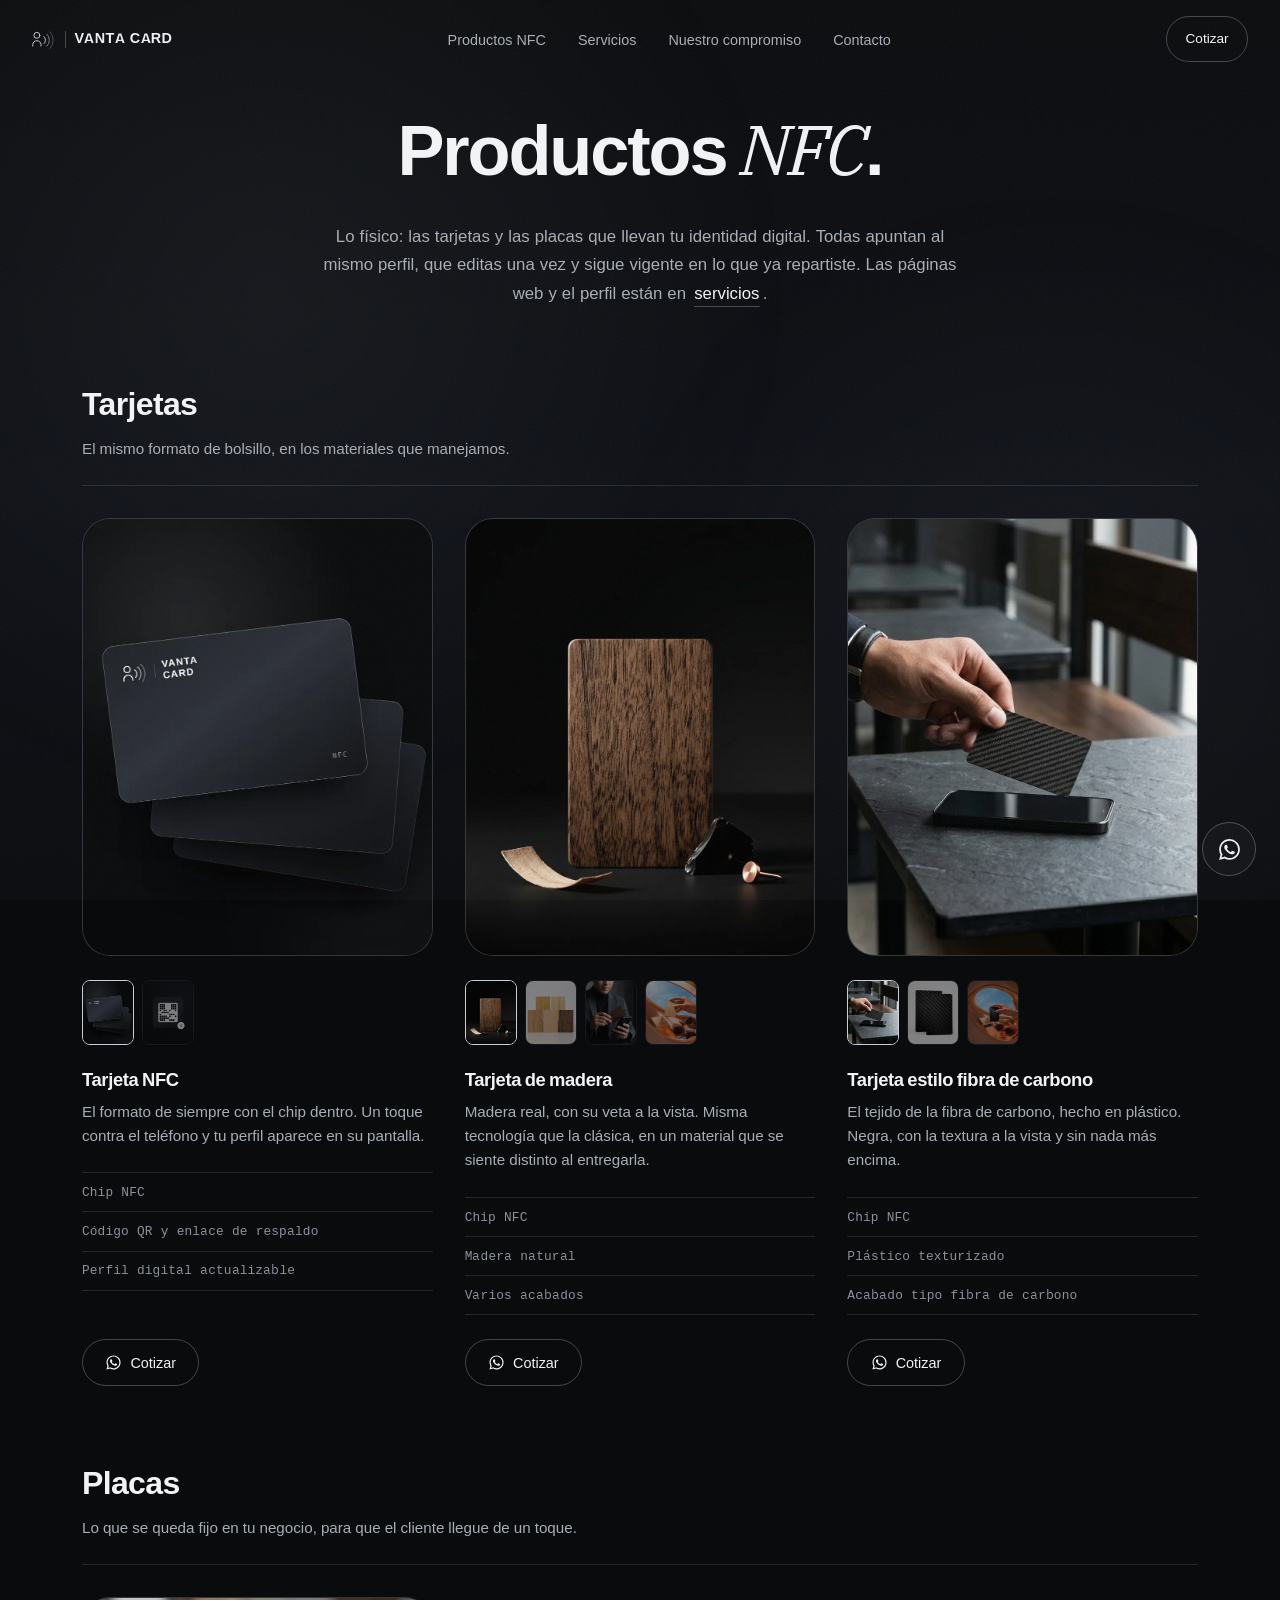
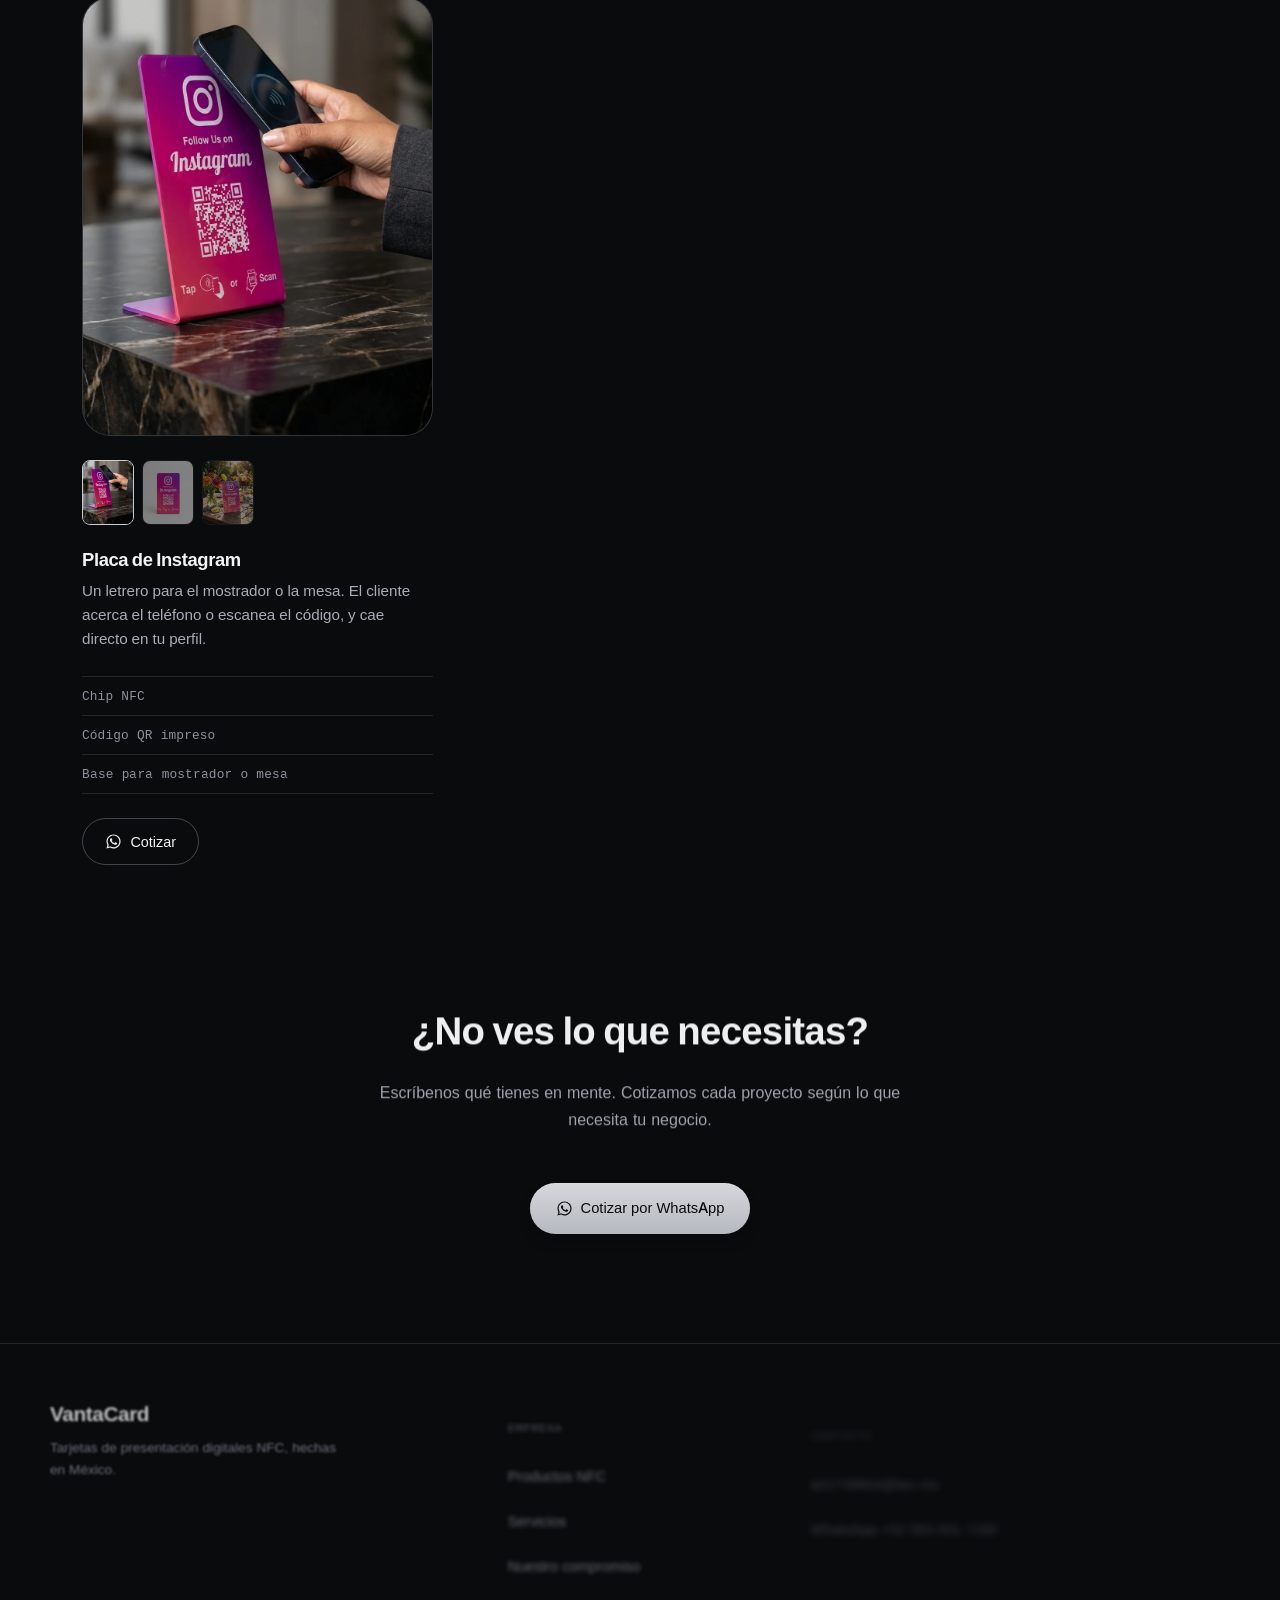
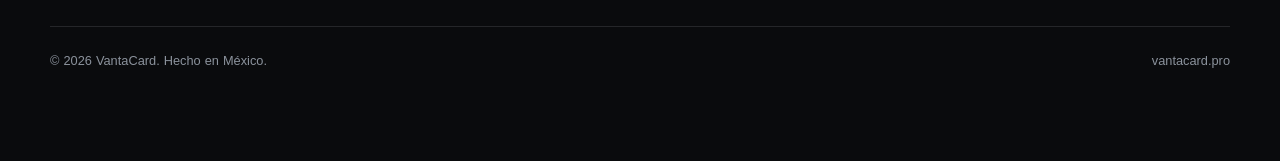
<file: vantacard-web/catalogo.html>
<!DOCTYPE html>
<html lang="es">
<head>
<meta charset="UTF-8" />
<meta name="viewport" content="width=device-width, initial-scale=1.0" />
<title>Productos NFC — VantaCard</title>
<meta name="description" content="Las tarjetas y placas NFC de VantaCard: el producto físico que lleva tu identidad digital. Hechas en México." />
<meta name="theme-color" content="#0a0b0d" />

<meta property="og:type" content="website" />
<meta property="og:site_name" content="VantaCard" />
<meta property="og:title" content="Productos NFC — VantaCard" />
<meta property="og:description" content="Tarjetas y placas NFC. El producto físico que lleva una identidad digital que se actualiza en lugar de reimprimirse." />
<meta property="og:url" content="https://vantacard.pro/catalogo.html" />
<meta property="og:image" content="https://vantacard.pro/assets/og-image.jpg" />
<meta property="og:image:width" content="1200" />
<meta property="og:image:height" content="630" />
<meta property="og:locale" content="es_MX" />

<meta name="twitter:card" content="summary_large_image" />
<meta name="twitter:title" content="Productos NFC — VantaCard" />
<meta name="twitter:description" content="Tarjetas y placas NFC. El producto físico que lleva una identidad digital que se actualiza en lugar de reimprimirse." />
<meta name="twitter:image" content="https://vantacard.pro/assets/og-image.jpg" />

<link rel="canonical" href="https://vantacard.pro/catalogo.html" />
<link rel="icon" href="assets/favicon.svg" type="image/svg+xml" />
<link rel="icon" href="assets/favicon-32x32.png" sizes="32x32" type="image/png" />
<link rel="icon" href="assets/favicon-16x16.png" sizes="16x16" type="image/png" />
<link rel="apple-touch-icon" href="assets/apple-touch-icon.png" />
<link rel="manifest" href="manifest.json" />

<link rel="stylesheet" href="css/fonts.css" />
<link rel="stylesheet" href="css/styles.css" />
<link rel="stylesheet" href="css/catalogo.css" />
</head>
<body>

<a href="#top" class="skip-link">Saltar al contenido</a>

<div class="tone" aria-hidden="true">
  <div class="tone__wash" id="toneWash"></div>
  <div class="tone__glow tone__glow--a" id="toneGlowA"></div>
  <div class="tone__glow tone__glow--b" id="toneGlowB"></div>
</div>

<nav class="nav" id="nav">
  <a href="index.html" class="nav__logo">
    <span class="brand-mark brand-mark--compact">
      <svg class="brand-mark__icon" viewBox="0 0 40 32" fill="none" stroke="currentColor" stroke-width="1.6" stroke-linecap="round">
        <circle cx="8" cy="9" r="5"/>
        <path d="M1 27v-2a7 7 0 0 1 7-7 7 7 0 0 1 7 7v2" stroke-linejoin="round"/>
        <path d="M20 11a8 8 0 0 1 0 12" opacity="0.9"/>
        <path d="M25 7a14 14 0 0 1 0 20" opacity="0.6"/>
        <path d="M30 3a20 20 0 0 1 0 28" opacity="0.35"/>
      </svg>
      <span class="brand-mark__divider" aria-hidden="true"></span>
      <span class="brand-mark__wordmark"><span>Vanta</span><span>Card</span></span>
    </span>
  </a>
  <div class="nav__links">
    <a href="catalogo.html" aria-current="page">Productos NFC</a>
    <a href="index.html#servicios">Servicios</a>
    <a href="compromiso.html">Nuestro compromiso</a>
    <a href="index.html#contacto">Contacto</a>
  </div>
  <a class="nav__cta" href="https://wa.me/525639317160?text=Hola%20VantaCard%2C%20me%20interesa%20una%20tarjeta%20digital%20NFC.%20%C2%BFMe%20pueden%20dar%20m%C3%A1s%20informaci%C3%B3n%3F" target="_blank" rel="noopener">Cotizar</a>
  <button class="nav__menu" id="navMenu" type="button" aria-expanded="false" aria-controls="navSheet" aria-label="Abrir menú">
    <span class="nav__menu-bars" aria-hidden="true"></span>
  </button>
</nav>

<div class="nav-sheet" id="navSheet" aria-hidden="true" inert>
  <nav class="nav-sheet__links" aria-label="Menú">
    <a href="catalogo.html">Productos NFC</a>
    <a href="index.html#servicios">Servicios</a>
    <a href="index.html#planes">Planes</a>
    <a href="compromiso.html">Nuestro compromiso</a>
    <a href="index.html#faq">Preguntas frecuentes</a>
    <a href="index.html#contacto">Contacto</a>
  </nav>
  <a class="btn btn--primary nav-sheet__cta" href="https://wa.me/525639317160?text=Hola%20VantaCard%2C%20me%20interesa%20una%20tarjeta%20digital%20NFC.%20%C2%BFMe%20pueden%20dar%20m%C3%A1s%20informaci%C3%B3n%3F" target="_blank" rel="noopener"><svg class="btn__icon" viewBox="0 0 24 24" fill="currentColor" aria-hidden="true"><path d="M12.04 2C6.58 2 2.13 6.45 2.13 11.91c0 1.75.46 3.45 1.32 4.95L2 22l5.25-1.38a9.9 9.9 0 0 0 4.79 1.22h.01c5.46 0 9.91-4.45 9.91-9.91 0-2.65-1.03-5.14-2.9-7.01A9.82 9.82 0 0 0 12.04 2Zm0 18.15h-.01a8.2 8.2 0 0 1-4.19-1.15l-.3-.18-3.12.82.83-3.04-.2-.31a8.22 8.22 0 0 1-1.26-4.38c0-4.54 3.7-8.23 8.25-8.23 2.2 0 4.27.86 5.83 2.42a8.2 8.2 0 0 1 2.41 5.83c0 4.54-3.69 8.22-8.24 8.22Zm4.52-6.16c-.25-.12-1.47-.72-1.69-.81-.23-.08-.39-.12-.56.13-.16.24-.64.8-.78.97-.14.16-.29.18-.54.06-.25-.13-1.05-.39-1.99-1.23-.74-.66-1.23-1.47-1.38-1.72-.14-.25-.01-.38.11-.5.11-.11.25-.29.37-.43.13-.15.17-.25.25-.41.09-.17.04-.31-.02-.43-.06-.13-.56-1.34-.76-1.84-.2-.48-.41-.42-.56-.43h-.48c-.17 0-.43.06-.66.31-.22.25-.87.85-.87 2.07s.9 2.4 1.02 2.56c.12.17 1.75 2.67 4.25 3.75.59.25 1.05.4 1.41.52.59.19 1.13.16 1.56.1.48-.07 1.47-.6 1.68-1.18.21-.58.21-1.08.14-1.18-.06-.11-.22-.17-.47-.29Z"/></svg>Cotizar por WhatsApp</a>
</div>

<main id="top">

  <header class="catalog-hero">
    <h1 class="reveal-up">Productos <span class="accent-italic">NFC</span>.</h1>
    <p class="catalog-hero__lede reveal-up">Lo físico: las tarjetas y las placas que llevan tu identidad digital. Todas apuntan al mismo perfil, que editas una vez y sigue vigente en lo que ya repartiste. Las páginas web y el perfil están en <a href="index.html#servicios">servicios</a>.</p>
  </header>

  <!-- ==========================================================
       PRODUCTOS NFC

       Solo lo físico. Las páginas web, el perfil digital y el QR son
       servicios y viven en index.html#servicios — estaban aquí también
       y era la misma cosa dicha dos veces.

       Dos grupos: las tarjetas (el mismo formato en distintos
       materiales) y las placas (lo que se queda fijo en un negocio).

       Para agregar un producto, copia un <article class="product">
       entero y cambia cinco cosas: la imagen (src, alt, width y height
       reales), el <h3>, el <p>, la <ul> de características —si no hay
       nada que listar, borra la <ul> completa— y el ?text= del botón,
       que lleva el mensaje de WhatsApp ya escrito con el nombre del
       producto para que llegue dicho cuál es.

       Sin precios a propósito: todo el sitio trabaja con cotización
       personalizada.
       ========================================================== -->
  <section class="catalog" id="productos">

    <div class="catalog__group">
      <div class="catalog__group-head reveal-up">
        <h2>Tarjetas</h2>
        <p>El mismo formato de bolsillo, en los materiales que manejamos.</p>
      </div>
      <div class="catalog__grid">
        <article class="product reveal-up">
          <div class="product__media">
            <img class="product__foto" src="assets/galeria/nfc-1.webp" alt="Tres tarjetas VantaCard con NFC, flotando en cascada" loading="lazy" width="900" height="1125" />
          </div>
          <ul class="product__thumbs">
            <li>
              <button type="button" class="product__thumb" aria-current="true"
                      data-full="assets/galeria/nfc-1.webp" data-alt="Tres tarjetas VantaCard con NFC, flotando en cascada"
                      aria-label="Ver foto 1 de 2">
                <img src="assets/galeria/nfc-1-t.webp" alt="" loading="lazy" width="200" height="250" />
              </button>
            </li>
            <li>
              <button type="button" class="product__thumb" aria-current="false"
                      data-full="assets/galeria/nfc-2.webp" data-alt="Tarjeta VantaCard con un código QR y un ícono de compartir"
                      aria-label="Ver foto 2 de 2">
                <img src="assets/galeria/nfc-2-t.webp" alt="" loading="lazy" width="200" height="250" />
              </button>
            </li>
          </ul>
          <h3 class="product__name">Tarjeta NFC</h3>
          <p class="product__desc">El formato de siempre con el chip dentro. Un toque contra el teléfono y tu perfil aparece en su pantalla.</p>
          <ul class="product__specs">
            <li>Chip NFC</li>
            <li>Código QR y enlace de respaldo</li>
            <li>Perfil digital actualizable</li>
          </ul>
          <a class="product__cta" href="https://wa.me/525639317160?text=Hola%20VantaCard%2C%20me%20interesa%20la%20Tarjeta%20NFC.%20%C2%BFMe%20pueden%20dar%20m%C3%A1s%20informaci%C3%B3n%3F" target="_blank" rel="noopener"><svg class="btn__icon" viewBox="0 0 24 24" fill="currentColor" aria-hidden="true"><path d="M12.04 2C6.58 2 2.13 6.45 2.13 11.91c0 1.75.46 3.45 1.32 4.95L2 22l5.25-1.38a9.9 9.9 0 0 0 4.79 1.22h.01c5.46 0 9.91-4.45 9.91-9.91 0-2.65-1.03-5.14-2.9-7.01A9.82 9.82 0 0 0 12.04 2Zm0 18.15h-.01a8.2 8.2 0 0 1-4.19-1.15l-.3-.18-3.12.82.83-3.04-.2-.31a8.22 8.22 0 0 1-1.26-4.38c0-4.54 3.7-8.23 8.25-8.23 2.2 0 4.27.86 5.83 2.42a8.2 8.2 0 0 1 2.41 5.83c0 4.54-3.69 8.22-8.24 8.22Zm4.52-6.16c-.25-.12-1.47-.72-1.69-.81-.23-.08-.39-.12-.56.13-.16.24-.64.8-.78.97-.14.16-.29.18-.54.06-.25-.13-1.05-.39-1.99-1.23-.74-.66-1.23-1.47-1.38-1.72-.14-.25-.01-.38.11-.5.11-.11.25-.29.37-.43.13-.15.17-.25.25-.41.09-.17.04-.31-.02-.43-.06-.13-.56-1.34-.76-1.84-.2-.48-.41-.42-.56-.43h-.48c-.17 0-.43.06-.66.31-.22.25-.87.85-.87 2.07s.9 2.4 1.02 2.56c.12.17 1.75 2.67 4.25 3.75.59.25 1.05.4 1.41.52.59.19 1.13.16 1.56.1.48-.07 1.47-.6 1.68-1.18.21-.58.21-1.08.14-1.18-.06-.11-.22-.17-.47-.29Z"/></svg>Cotizar</a>
        </article>
        <article class="product reveal-up">
          <div class="product__media">
            <img class="product__foto" src="assets/galeria/madera-1.webp" alt="Tarjeta NFC de madera de nogal, de pie sobre una superficie negra junto a una viruta de madera" loading="lazy" width="900" height="1125" />
          </div>
          <ul class="product__thumbs">
            <li>
              <button type="button" class="product__thumb" aria-current="true"
                      data-full="assets/galeria/madera-1.webp" data-alt="Tarjeta NFC de madera de nogal, de pie sobre una superficie negra junto a una viruta de madera"
                      aria-label="Ver foto 1 de 4">
                <img src="assets/galeria/madera-1-t.webp" alt="" loading="lazy" width="200" height="250" />
              </button>
            </li>
            <li>
              <button type="button" class="product__thumb" aria-current="false"
                      data-full="assets/galeria/madera-2.webp" data-alt="Cinco tarjetas NFC de madera, cada una en un acabado distinto"
                      aria-label="Ver foto 2 de 4">
                <img src="assets/galeria/madera-2-t.webp" alt="" loading="lazy" width="200" height="250" />
              </button>
            </li>
            <li>
              <button type="button" class="product__thumb" aria-current="false"
                      data-full="assets/galeria/madera-3.webp" data-alt="Una persona de saco sostiene una tarjeta NFC de madera frente a su teléfono"
                      aria-label="Ver foto 3 de 4">
                <img src="assets/galeria/madera-3-t.webp" alt="" loading="lazy" width="200" height="250" />
              </button>
            </li>
            <li>
              <button type="button" class="product__thumb" aria-current="false"
                      data-full="assets/galeria/madera-4.webp" data-alt="Una mano saca una tarjeta NFC de madera clara de un bolso"
                      aria-label="Ver foto 4 de 4">
                <img src="assets/galeria/madera-4-t.webp" alt="" loading="lazy" width="200" height="250" />
              </button>
            </li>
          </ul>
          <h3 class="product__name">Tarjeta de madera</h3>
          <p class="product__desc">Madera real, con su veta a la vista. Misma tecnología que la clásica, en un material que se siente distinto al entregarla.</p>
          <ul class="product__specs">
            <li>Chip NFC</li>
            <li>Madera natural</li>
            <li>Varios acabados</li>
          </ul>
          <a class="product__cta" href="https://wa.me/525639317160?text=Hola%20VantaCard%2C%20me%20interesa%20la%20Tarjeta%20de%20madera.%20%C2%BFMe%20pueden%20dar%20m%C3%A1s%20informaci%C3%B3n%3F" target="_blank" rel="noopener"><svg class="btn__icon" viewBox="0 0 24 24" fill="currentColor" aria-hidden="true"><path d="M12.04 2C6.58 2 2.13 6.45 2.13 11.91c0 1.75.46 3.45 1.32 4.95L2 22l5.25-1.38a9.9 9.9 0 0 0 4.79 1.22h.01c5.46 0 9.91-4.45 9.91-9.91 0-2.65-1.03-5.14-2.9-7.01A9.82 9.82 0 0 0 12.04 2Zm0 18.15h-.01a8.2 8.2 0 0 1-4.19-1.15l-.3-.18-3.12.82.83-3.04-.2-.31a8.22 8.22 0 0 1-1.26-4.38c0-4.54 3.7-8.23 8.25-8.23 2.2 0 4.27.86 5.83 2.42a8.2 8.2 0 0 1 2.41 5.83c0 4.54-3.69 8.22-8.24 8.22Zm4.52-6.16c-.25-.12-1.47-.72-1.69-.81-.23-.08-.39-.12-.56.13-.16.24-.64.8-.78.97-.14.16-.29.18-.54.06-.25-.13-1.05-.39-1.99-1.23-.74-.66-1.23-1.47-1.38-1.72-.14-.25-.01-.38.11-.5.11-.11.25-.29.37-.43.13-.15.17-.25.25-.41.09-.17.04-.31-.02-.43-.06-.13-.56-1.34-.76-1.84-.2-.48-.41-.42-.56-.43h-.48c-.17 0-.43.06-.66.31-.22.25-.87.85-.87 2.07s.9 2.4 1.02 2.56c.12.17 1.75 2.67 4.25 3.75.59.25 1.05.4 1.41.52.59.19 1.13.16 1.56.1.48-.07 1.47-.6 1.68-1.18.21-.58.21-1.08.14-1.18-.06-.11-.22-.17-.47-.29Z"/></svg>Cotizar</a>
        </article>
        <article class="product reveal-up">
          <div class="product__media">
            <img class="product__foto" src="assets/galeria/fibra-1.webp" alt="Tarjeta NFC negra con textura de tejido, sostenida sobre una mesa junto a un teléfono" loading="lazy" width="900" height="1125" />
          </div>
          <ul class="product__thumbs">
            <li>
              <button type="button" class="product__thumb" aria-current="true"
                      data-full="assets/galeria/fibra-1.webp" data-alt="Tarjeta NFC negra con textura de tejido, sostenida sobre una mesa junto a un teléfono"
                      aria-label="Ver foto 1 de 3">
                <img src="assets/galeria/fibra-1-t.webp" alt="" loading="lazy" width="200" height="250" />
              </button>
            </li>
            <li>
              <button type="button" class="product__thumb" aria-current="false"
                      data-full="assets/galeria/fibra-2.webp" data-alt="Dos tarjetas NFC negras con textura tipo fibra de carbono, de pie sobre fondo claro"
                      aria-label="Ver foto 2 de 3">
                <img src="assets/galeria/fibra-2-t.webp" alt="" loading="lazy" width="200" height="250" />
              </button>
            </li>
            <li>
              <button type="button" class="product__thumb" aria-current="false"
                      data-full="assets/galeria/fibra-3.webp" data-alt="Una mano saca una tarjeta NFC negra texturizada de un bolso"
                      aria-label="Ver foto 3 de 3">
                <img src="assets/galeria/fibra-3-t.webp" alt="" loading="lazy" width="200" height="250" />
              </button>
            </li>
          </ul>
          <h3 class="product__name">Tarjeta estilo fibra de carbono</h3>
          <p class="product__desc">El tejido de la fibra de carbono, hecho en plástico. Negra, con la textura a la vista y sin nada más encima.</p>
          <ul class="product__specs">
            <li>Chip NFC</li>
            <li>Plástico texturizado</li>
            <li>Acabado tipo fibra de carbono</li>
          </ul>
          <a class="product__cta" href="https://wa.me/525639317160?text=Hola%20VantaCard%2C%20me%20interesa%20la%20Tarjeta%20estilo%20fibra%20de%20carbono.%20%C2%BFMe%20pueden%20dar%20m%C3%A1s%20informaci%C3%B3n%3F" target="_blank" rel="noopener"><svg class="btn__icon" viewBox="0 0 24 24" fill="currentColor" aria-hidden="true"><path d="M12.04 2C6.58 2 2.13 6.45 2.13 11.91c0 1.75.46 3.45 1.32 4.95L2 22l5.25-1.38a9.9 9.9 0 0 0 4.79 1.22h.01c5.46 0 9.91-4.45 9.91-9.91 0-2.65-1.03-5.14-2.9-7.01A9.82 9.82 0 0 0 12.04 2Zm0 18.15h-.01a8.2 8.2 0 0 1-4.19-1.15l-.3-.18-3.12.82.83-3.04-.2-.31a8.22 8.22 0 0 1-1.26-4.38c0-4.54 3.7-8.23 8.25-8.23 2.2 0 4.27.86 5.83 2.42a8.2 8.2 0 0 1 2.41 5.83c0 4.54-3.69 8.22-8.24 8.22Zm4.52-6.16c-.25-.12-1.47-.72-1.69-.81-.23-.08-.39-.12-.56.13-.16.24-.64.8-.78.97-.14.16-.29.18-.54.06-.25-.13-1.05-.39-1.99-1.23-.74-.66-1.23-1.47-1.38-1.72-.14-.25-.01-.38.11-.5.11-.11.25-.29.37-.43.13-.15.17-.25.25-.41.09-.17.04-.31-.02-.43-.06-.13-.56-1.34-.76-1.84-.2-.48-.41-.42-.56-.43h-.48c-.17 0-.43.06-.66.31-.22.25-.87.85-.87 2.07s.9 2.4 1.02 2.56c.12.17 1.75 2.67 4.25 3.75.59.25 1.05.4 1.41.52.59.19 1.13.16 1.56.1.48-.07 1.47-.6 1.68-1.18.21-.58.21-1.08.14-1.18-.06-.11-.22-.17-.47-.29Z"/></svg>Cotizar</a>
        </article>
      </div>
    </div>

    <div class="catalog__group">
      <div class="catalog__group-head reveal-up">
        <h2>Placas</h2>
        <p>Lo que se queda fijo en tu negocio, para que el cliente llegue de un toque.</p>
      </div>
      <div class="catalog__grid">
        <article class="product reveal-up">
          <div class="product__media">
            <img class="product__foto" src="assets/galeria/placa-instagram-1.webp" alt="Placa NFC de Instagram sobre un mostrador de mármol, con una persona acercando su teléfono" loading="lazy" width="900" height="1125" />
          </div>
          <ul class="product__thumbs">
            <li>
              <button type="button" class="product__thumb" aria-current="true"
                      data-full="assets/galeria/placa-instagram-1.webp" data-alt="Placa NFC de Instagram sobre un mostrador de mármol, con una persona acercando su teléfono"
                      aria-label="Ver foto 1 de 3">
                <img src="assets/galeria/placa-instagram-1-t.webp" alt="" loading="lazy" width="200" height="250" />
              </button>
            </li>
            <li>
              <button type="button" class="product__thumb" aria-current="false"
                      data-full="assets/galeria/placa-instagram-2.webp" data-alt="Placa NFC de Instagram con código QR, sobre fondo blanco"
                      aria-label="Ver foto 2 de 3">
                <img src="assets/galeria/placa-instagram-2-t.webp" alt="" loading="lazy" width="200" height="250" />
              </button>
            </li>
            <li>
              <button type="button" class="product__thumb" aria-current="false"
                      data-full="assets/galeria/placa-instagram-3.webp" data-alt="Placa NFC de Instagram sobre una mesa de jardín con flores"
                      aria-label="Ver foto 3 de 3">
                <img src="assets/galeria/placa-instagram-3-t.webp" alt="" loading="lazy" width="200" height="250" />
              </button>
            </li>
          </ul>
          <h3 class="product__name">Placa de Instagram</h3>
          <p class="product__desc">Un letrero para el mostrador o la mesa. El cliente acerca el teléfono o escanea el código, y cae directo en tu perfil.</p>
          <ul class="product__specs">
            <li>Chip NFC</li>
            <li>Código QR impreso</li>
            <li>Base para mostrador o mesa</li>
          </ul>
          <a class="product__cta" href="https://wa.me/525639317160?text=Hola%20VantaCard%2C%20me%20interesa%20la%20Placa%20de%20Instagram.%20%C2%BFMe%20pueden%20dar%20m%C3%A1s%20informaci%C3%B3n%3F" target="_blank" rel="noopener"><svg class="btn__icon" viewBox="0 0 24 24" fill="currentColor" aria-hidden="true"><path d="M12.04 2C6.58 2 2.13 6.45 2.13 11.91c0 1.75.46 3.45 1.32 4.95L2 22l5.25-1.38a9.9 9.9 0 0 0 4.79 1.22h.01c5.46 0 9.91-4.45 9.91-9.91 0-2.65-1.03-5.14-2.9-7.01A9.82 9.82 0 0 0 12.04 2Zm0 18.15h-.01a8.2 8.2 0 0 1-4.19-1.15l-.3-.18-3.12.82.83-3.04-.2-.31a8.22 8.22 0 0 1-1.26-4.38c0-4.54 3.7-8.23 8.25-8.23 2.2 0 4.27.86 5.83 2.42a8.2 8.2 0 0 1 2.41 5.83c0 4.54-3.69 8.22-8.24 8.22Zm4.52-6.16c-.25-.12-1.47-.72-1.69-.81-.23-.08-.39-.12-.56.13-.16.24-.64.8-.78.97-.14.16-.29.18-.54.06-.25-.13-1.05-.39-1.99-1.23-.74-.66-1.23-1.47-1.38-1.72-.14-.25-.01-.38.11-.5.11-.11.25-.29.37-.43.13-.15.17-.25.25-.41.09-.17.04-.31-.02-.43-.06-.13-.56-1.34-.76-1.84-.2-.48-.41-.42-.56-.43h-.48c-.17 0-.43.06-.66.31-.22.25-.87.85-.87 2.07s.9 2.4 1.02 2.56c.12.17 1.75 2.67 4.25 3.75.59.25 1.05.4 1.41.52.59.19 1.13.16 1.56.1.48-.07 1.47-.6 1.68-1.18.21-.58.21-1.08.14-1.18-.06-.11-.22-.17-.47-.29Z"/></svg>Cotizar</a>
        </article>

        <!-- PENDIENTE DE FOTO — assets/producto-placa-google.webp
             Cuando exista el archivo, quita esta línea y la de cierre.
        <article class="product reveal-up">
          <div class="product__media">
            <img src="assets/producto-placa-google.webp" alt="Placa NFC para reseñas de Google sobre el mostrador de un negocio" loading="lazy" width="900" height="1125" />
          </div>
          <h3 class="product__name">Placa de reseñas de Google</h3>
          <p class="product__desc">Un letrero para el mostrador. Un toque y el cliente llega a la pantalla para dejarte su reseña, sin buscarte ni escribir nada.</p>
          <ul class="product__specs">
            <li>Chip NFC</li>
            <li>Código QR impreso</li>
            <li>Base para mostrador o mesa</li>
          </ul>
          <a class="product__cta" href="https://wa.me/525639317160?text=Hola%20VantaCard%2C%20me%20interesa%20la%20Placa%20de%20rese%C3%B1as%20de%20Google.%20%C2%BFMe%20pueden%20dar%20m%C3%A1s%20informaci%C3%B3n%3F" target="_blank" rel="noopener"><svg class="btn__icon" viewBox="0 0 24 24" fill="currentColor" aria-hidden="true"><path d="M12.04 2C6.58 2 2.13 6.45 2.13 11.91c0 1.75.46 3.45 1.32 4.95L2 22l5.25-1.38a9.9 9.9 0 0 0 4.79 1.22h.01c5.46 0 9.91-4.45 9.91-9.91 0-2.65-1.03-5.14-2.9-7.01A9.82 9.82 0 0 0 12.04 2Zm0 18.15h-.01a8.2 8.2 0 0 1-4.19-1.15l-.3-.18-3.12.82.83-3.04-.2-.31a8.22 8.22 0 0 1-1.26-4.38c0-4.54 3.7-8.23 8.25-8.23 2.2 0 4.27.86 5.83 2.42a8.2 8.2 0 0 1 2.41 5.83c0 4.54-3.69 8.22-8.24 8.22Zm4.52-6.16c-.25-.12-1.47-.72-1.69-.81-.23-.08-.39-.12-.56.13-.16.24-.64.8-.78.97-.14.16-.29.18-.54.06-.25-.13-1.05-.39-1.99-1.23-.74-.66-1.23-1.47-1.38-1.72-.14-.25-.01-.38.11-.5.11-.11.25-.29.37-.43.13-.15.17-.25.25-.41.09-.17.04-.31-.02-.43-.06-.13-.56-1.34-.76-1.84-.2-.48-.41-.42-.56-.43h-.48c-.17 0-.43.06-.66.31-.22.25-.87.85-.87 2.07s.9 2.4 1.02 2.56c.12.17 1.75 2.67 4.25 3.75.59.25 1.05.4 1.41.52.59.19 1.13.16 1.56.1.48-.07 1.47-.6 1.68-1.18.21-.58.21-1.08.14-1.18-.06-.11-.22-.17-.47-.29Z"/></svg>Cotizar</a>
        </article>
        -->
      </div>
    </div>

  </section>

  <section class="catalog-close">
    <h2 class="reveal-up">¿No ves lo que necesitas?</h2>
    <p class="reveal-up">Escríbenos qué tienes en mente. Cotizamos cada proyecto según lo que necesita tu negocio.</p>
    <a class="btn btn--primary reveal-up" href="https://wa.me/525639317160?text=Hola%20VantaCard%2C%20quiero%20cotizar%20algo%20que%20no%20est%C3%A1%20en%20el%20cat%C3%A1logo." target="_blank" rel="noopener"><svg class="btn__icon" viewBox="0 0 24 24" fill="currentColor" aria-hidden="true"><path d="M12.04 2C6.58 2 2.13 6.45 2.13 11.91c0 1.75.46 3.45 1.32 4.95L2 22l5.25-1.38a9.9 9.9 0 0 0 4.79 1.22h.01c5.46 0 9.91-4.45 9.91-9.91 0-2.65-1.03-5.14-2.9-7.01A9.82 9.82 0 0 0 12.04 2Zm0 18.15h-.01a8.2 8.2 0 0 1-4.19-1.15l-.3-.18-3.12.82.83-3.04-.2-.31a8.22 8.22 0 0 1-1.26-4.38c0-4.54 3.7-8.23 8.25-8.23 2.2 0 4.27.86 5.83 2.42a8.2 8.2 0 0 1 2.41 5.83c0 4.54-3.69 8.22-8.24 8.22Zm4.52-6.16c-.25-.12-1.47-.72-1.69-.81-.23-.08-.39-.12-.56.13-.16.24-.64.8-.78.97-.14.16-.29.18-.54.06-.25-.13-1.05-.39-1.99-1.23-.74-.66-1.23-1.47-1.38-1.72-.14-.25-.01-.38.11-.5.11-.11.25-.29.37-.43.13-.15.17-.25.25-.41.09-.17.04-.31-.02-.43-.06-.13-.56-1.34-.76-1.84-.2-.48-.41-.42-.56-.43h-.48c-.17 0-.43.06-.66.31-.22.25-.87.85-.87 2.07s.9 2.4 1.02 2.56c.12.17 1.75 2.67 4.25 3.75.59.25 1.05.4 1.41.52.59.19 1.13.16 1.56.1.48-.07 1.47-.6 1.68-1.18.21-.58.21-1.08.14-1.18-.06-.11-.22-.17-.47-.29Z"/></svg>Cotizar por WhatsApp</a>
  </section>

  <footer class="footer" id="contacto">
    <div class="footer__inner">
      <div class="footer__brand reveal-up">
        <h3>VantaCard</h3>
        <p>Tarjetas de presentación digitales NFC, hechas en México.</p>
      </div>
      <div class="footer__col reveal-up">
        <h4>Empresa</h4>
        <ul>
          <li><a href="catalogo.html">Productos NFC</a></li>
          <li><a href="index.html#servicios">Servicios</a></li>
          <li><a href="compromiso.html">Nuestro compromiso</a></li>
        </ul>
      </div>
      <div class="footer__col reveal-up">
        <h4>Contacto</h4>
        <ul>
          <li><a href="mailto:a01739804@tec.mx">a01739804@tec.mx</a></li>
          <li><a href="https://wa.me/525639317160?text=Hola%20VantaCard%2C%20me%20interesa%20una%20tarjeta%20digital%20NFC.%20%C2%BFMe%20pueden%20dar%20m%C3%A1s%20informaci%C3%B3n%3F" target="_blank" rel="noopener">WhatsApp +52 563 931 7160</a></li>
        </ul>
      </div>
      <div class="footer__col reveal-up">
        <h4>Síguenos</h4>
        <a class="social-link" href="https://www.instagram.com/vantacard.pro/" target="_blank" rel="noopener" aria-label="VantaCard en Instagram">
          <svg viewBox="0 0 24 24" fill="none" stroke="currentColor" stroke-width="1.7" stroke-linecap="round" stroke-linejoin="round" aria-hidden="true">
            <rect x="2.8" y="2.8" width="18.4" height="18.4" rx="5.4"/>
            <circle cx="12" cy="12" r="3.6"/>
            <circle cx="16.9" cy="7.1" r="1.05" fill="currentColor" stroke="none"/>
          </svg>
        </a>
      </div>
    </div>
    <div class="footer__bottom">
      <span>© 2026 VantaCard. Hecho en México.</span>
      <span>vantacard.pro</span>
    </div>
  </footer>

</main>

<a class="wa-fab" href="https://wa.me/525639317160?text=Hola%20VantaCard%2C%20me%20interesa%20una%20tarjeta%20digital%20NFC.%20%C2%BFMe%20pueden%20dar%20m%C3%A1s%20informaci%C3%B3n%3F" target="_blank" rel="noopener" aria-label="Escríbenos por WhatsApp">
  <svg viewBox="0 0 24 24" fill="currentColor" aria-hidden="true"><path d="M12.04 2C6.58 2 2.13 6.45 2.13 11.91c0 1.75.46 3.45 1.32 4.95L2 22l5.25-1.38a9.9 9.9 0 0 0 4.79 1.22h.01c5.46 0 9.91-4.45 9.91-9.91 0-2.65-1.03-5.14-2.9-7.01A9.82 9.82 0 0 0 12.04 2Zm0 18.15h-.01a8.2 8.2 0 0 1-4.19-1.15l-.3-.18-3.12.82.83-3.04-.2-.31a8.22 8.22 0 0 1-1.26-4.38c0-4.54 3.7-8.23 8.25-8.23 2.2 0 4.27.86 5.83 2.42a8.2 8.2 0 0 1 2.41 5.83c0 4.54-3.69 8.22-8.24 8.22Zm4.52-6.16c-.25-.12-1.47-.72-1.69-.81-.23-.08-.39-.12-.56.13-.16.24-.64.8-.78.97-.14.16-.29.18-.54.06-.25-.13-1.05-.39-1.99-1.23-.74-.66-1.23-1.47-1.38-1.72-.14-.25-.01-.38.11-.5.11-.11.25-.29.37-.43.13-.15.17-.25.25-.41.09-.17.04-.31-.02-.43-.06-.13-.56-1.34-.76-1.84-.2-.48-.41-.42-.56-.43h-.48c-.17 0-.43.06-.66.31-.22.25-.87.85-.87 2.07s.9 2.4 1.02 2.56c.12.17 1.75 2.67 4.25 3.75.59.25 1.05.4 1.41.52.59.19 1.13.16 1.56.1.48-.07 1.47-.6 1.68-1.18.21-.58.21-1.08.14-1.18-.06-.11-.22-.17-.47-.29Z"/></svg>
</a>

<script src="js/vendor/gsap.min.js"></script>
<script src="js/vendor/ScrollTrigger.min.js"></script>
<script src="js/nav.js"></script>
<script src="js/tone.js"></script>
<script src="js/catalogo.js"></script>
</body>
</html>
</file>
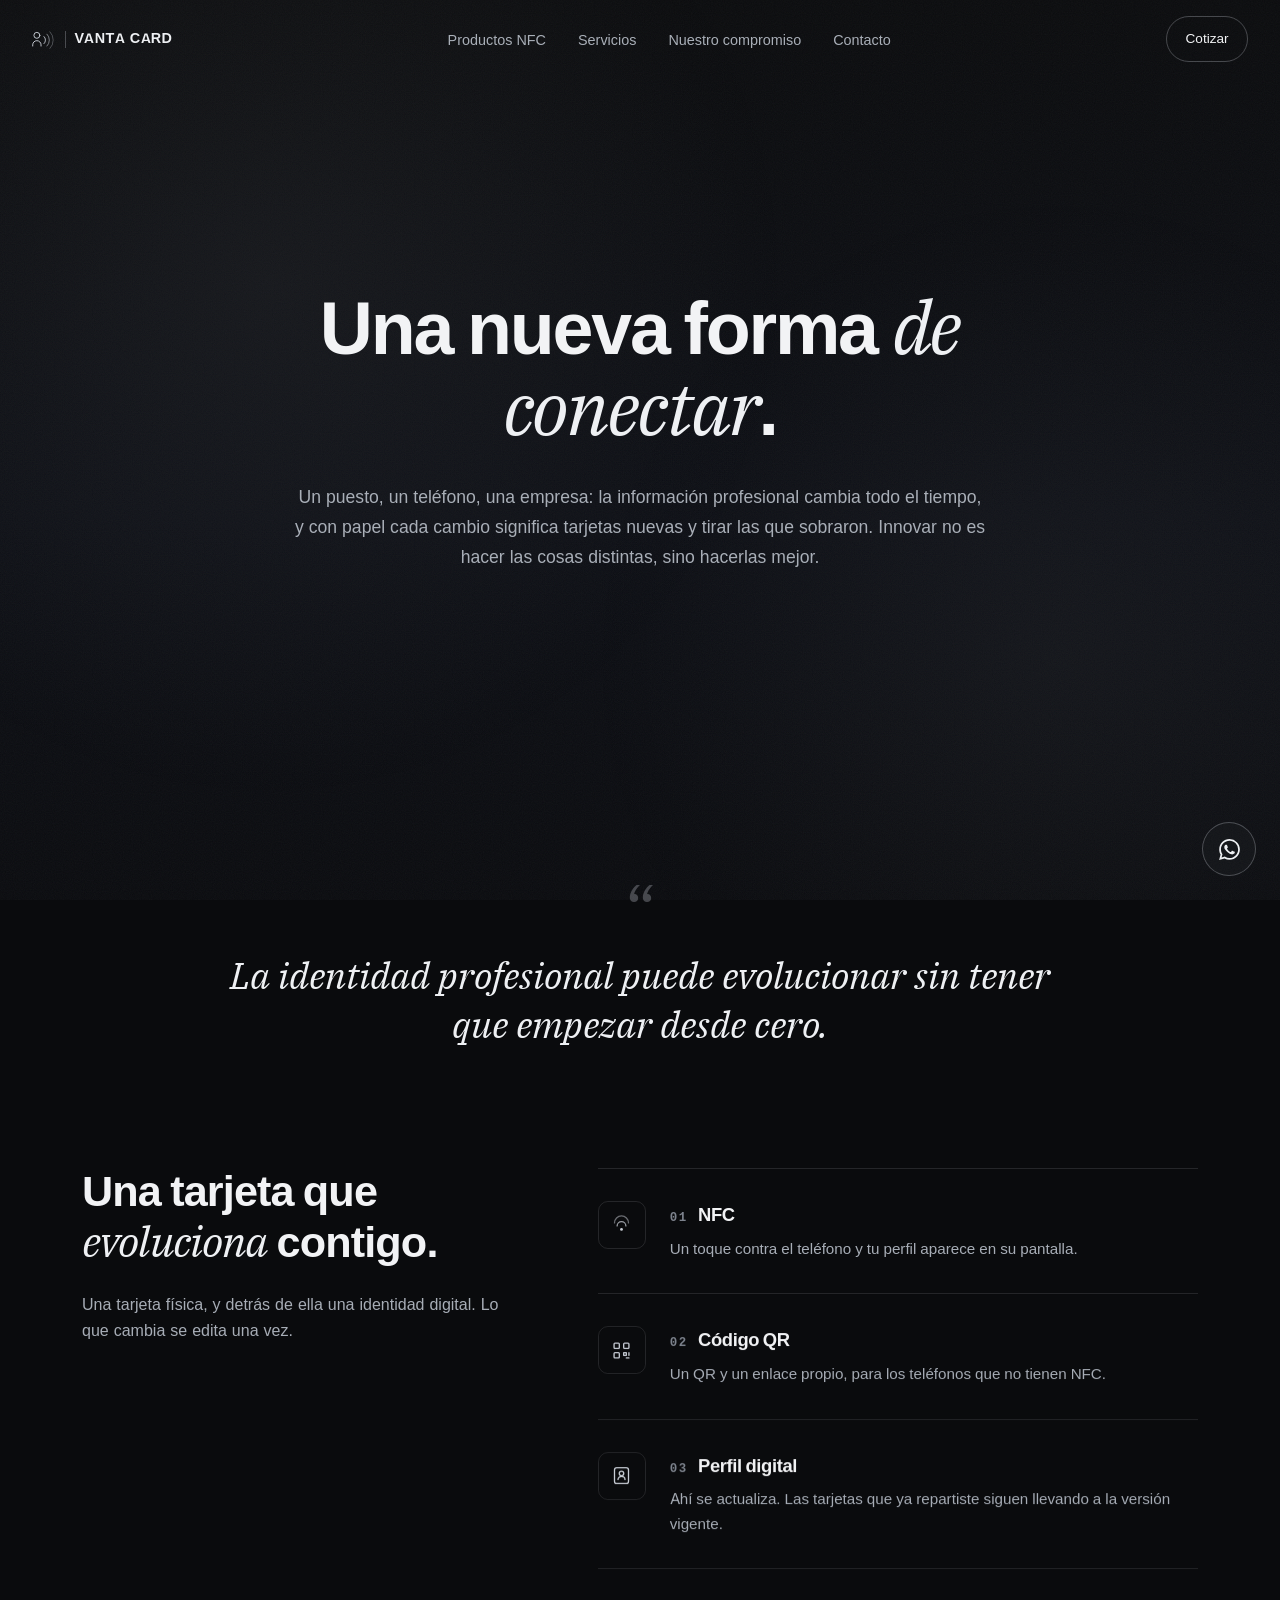
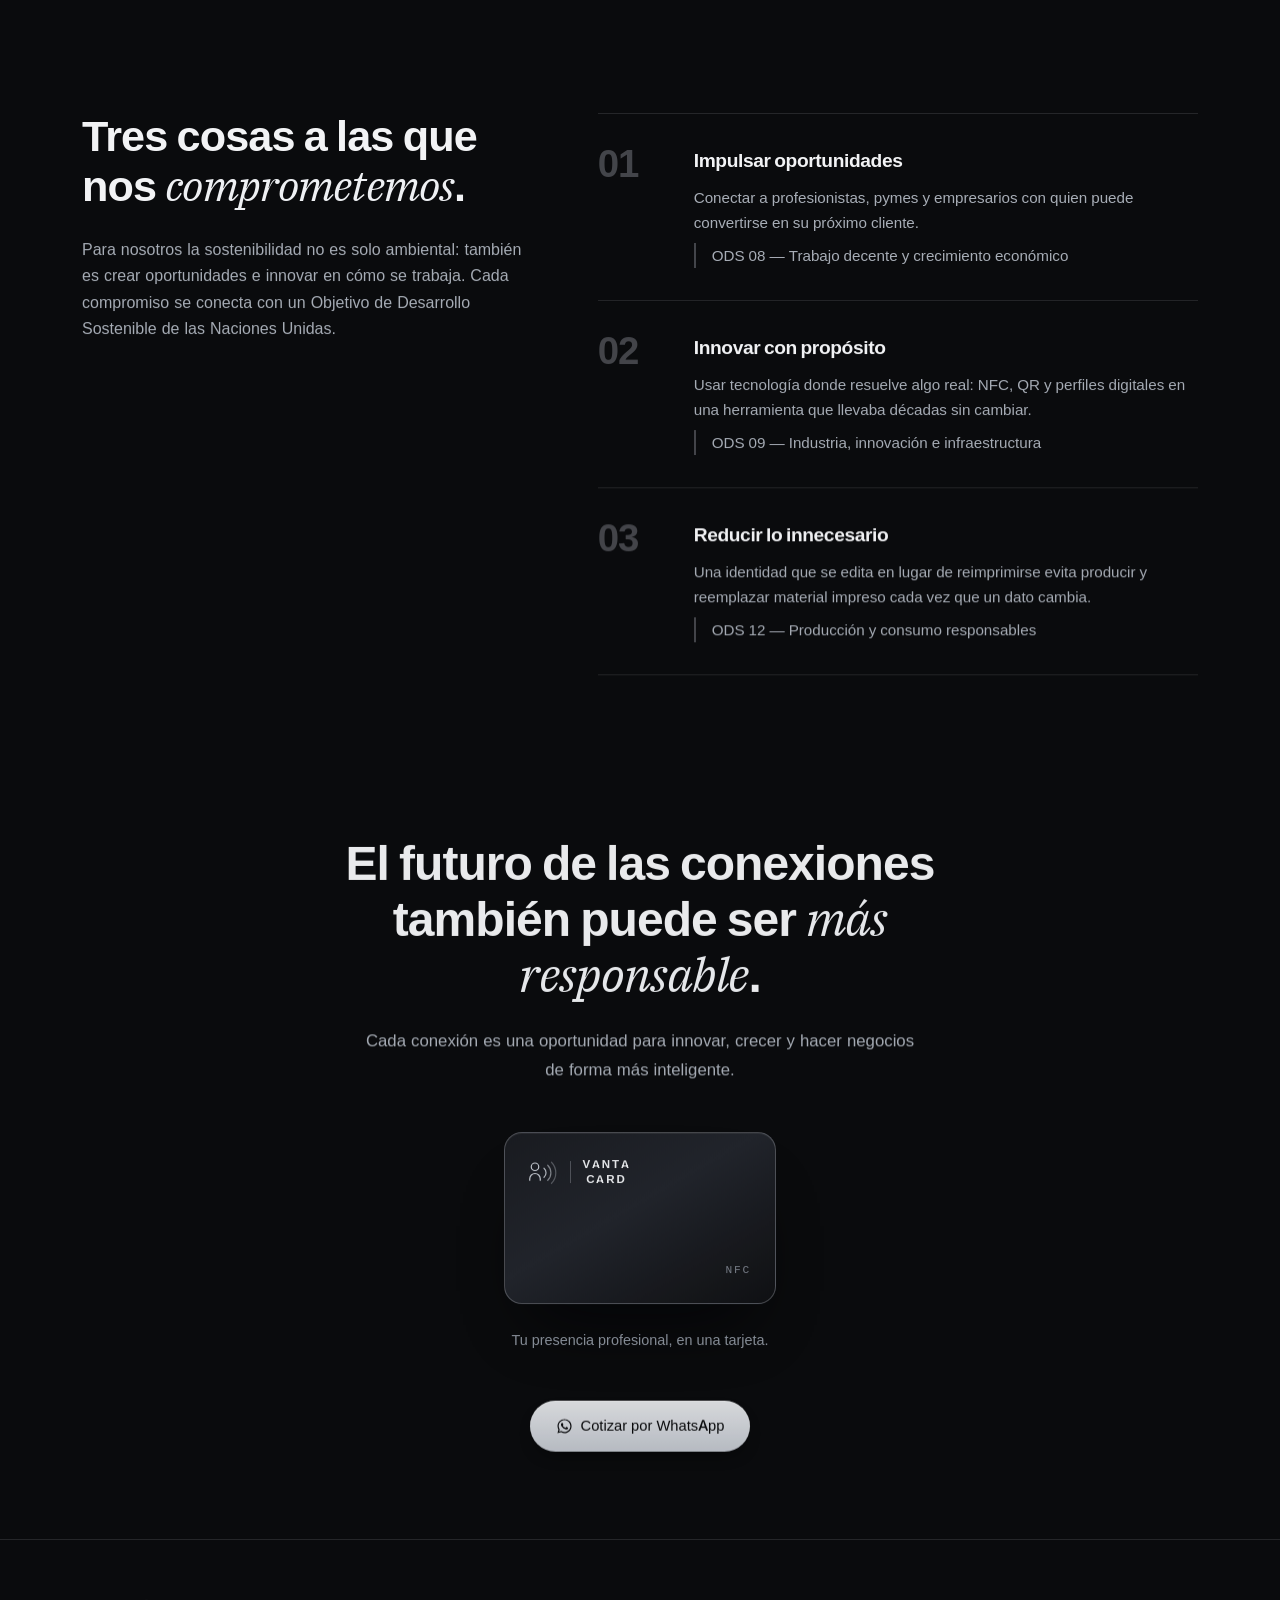
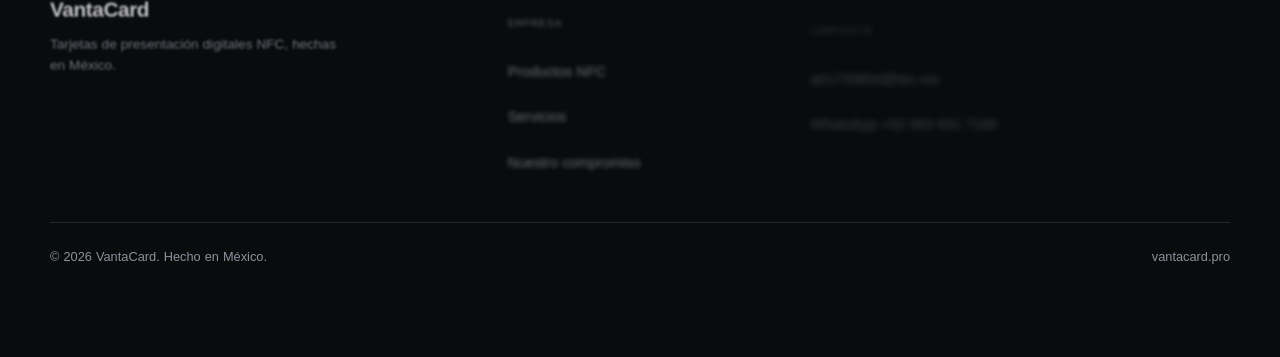
<file: vantacard-web/compromiso.html>
<!DOCTYPE html>
<html lang="es">
<head>
<meta charset="UTF-8" />
<meta name="viewport" content="width=device-width, initial-scale=1.0" />
<title>Nuestro compromiso — VantaCard</title>
<meta name="description" content="Cómo VantaCard conecta innovación, oportunidades de crecimiento y consumo responsable en una sola idea: una identidad profesional que evoluciona contigo." />
<meta name="theme-color" content="#0a0b0d" />

<meta property="og:type" content="website" />
<meta property="og:site_name" content="VantaCard" />
<meta property="og:title" content="Nuestro compromiso — VantaCard" />
<meta property="og:description" content="Innovación, oportunidades y consumo responsable: así entendemos la sostenibilidad en VantaCard." />
<meta property="og:url" content="https://vantacard.pro/compromiso.html" />
<meta property="og:image" content="https://vantacard.pro/assets/og-image-compromiso.jpg" />
<meta property="og:image:width" content="1200" />
<meta property="og:image:height" content="630" />
<meta property="og:locale" content="es_MX" />

<meta name="twitter:card" content="summary_large_image" />
<meta name="twitter:title" content="Nuestro compromiso — VantaCard" />
<meta name="twitter:description" content="Innovación, oportunidades y consumo responsable: así entendemos la sostenibilidad en VantaCard." />
<meta name="twitter:image" content="https://vantacard.pro/assets/og-image-compromiso.jpg" />

<link rel="canonical" href="https://vantacard.pro/compromiso.html" />
<link rel="icon" href="assets/favicon.svg" type="image/svg+xml" />
<link rel="icon" href="assets/favicon-32x32.png" sizes="32x32" type="image/png" />
<link rel="icon" href="assets/favicon-16x16.png" sizes="16x16" type="image/png" />
<link rel="apple-touch-icon" href="assets/apple-touch-icon.png" />
<link rel="manifest" href="manifest.json" />

<link rel="stylesheet" href="css/fonts.css" />
<link rel="stylesheet" href="css/styles.css" />
<link rel="stylesheet" href="css/compromiso.css" />
</head>
<body>

<a href="#top" class="skip-link">Saltar al contenido</a>

<div class="tone" aria-hidden="true">
  <div class="tone__wash" id="toneWash"></div>
  <div class="tone__glow tone__glow--a" id="toneGlowA"></div>
  <div class="tone__glow tone__glow--b" id="toneGlowB"></div>
</div>

<nav class="nav" id="nav">
  <a href="index.html" class="nav__logo">
    <span class="brand-mark brand-mark--compact">
      <svg class="brand-mark__icon" viewBox="0 0 40 32" fill="none" stroke="currentColor" stroke-width="1.6" stroke-linecap="round">
        <circle cx="8" cy="9" r="5"/>
        <path d="M1 27v-2a7 7 0 0 1 7-7 7 7 0 0 1 7 7v2" stroke-linejoin="round"/>
        <path d="M20 11a8 8 0 0 1 0 12" opacity="0.9"/>
        <path d="M25 7a14 14 0 0 1 0 20" opacity="0.6"/>
        <path d="M30 3a20 20 0 0 1 0 28" opacity="0.35"/>
      </svg>
      <span class="brand-mark__divider" aria-hidden="true"></span>
      <span class="brand-mark__wordmark"><span>Vanta</span><span>Card</span></span>
    </span>
  </a>
  <div class="nav__links">
    <a href="catalogo.html">Productos NFC</a>
    <a href="index.html#servicios">Servicios</a>
    <a href="compromiso.html" aria-current="page">Nuestro compromiso</a>
    <a href="index.html#contacto">Contacto</a>
  </div>
  <a class="nav__cta" href="https://wa.me/525639317160?text=Hola%20VantaCard%2C%20me%20interesa%20una%20tarjeta%20digital%20NFC.%20%C2%BFMe%20pueden%20dar%20m%C3%A1s%20informaci%C3%B3n%3F" target="_blank" rel="noopener">Cotizar</a>
  <button class="nav__menu" id="navMenu" type="button" aria-expanded="false" aria-controls="navSheet" aria-label="Abrir menú">
    <span class="nav__menu-bars" aria-hidden="true"></span>
  </button>
</nav>

<div class="nav-sheet" id="navSheet" aria-hidden="true" inert>
  <nav class="nav-sheet__links" aria-label="Menú">
    <a href="catalogo.html">Productos NFC</a>
    <a href="index.html#servicios">Servicios</a>
    <a href="index.html#planes">Planes</a>
    <a href="compromiso.html">Nuestro compromiso</a>
    <a href="index.html#faq">Preguntas frecuentes</a>
    <a href="index.html#contacto">Contacto</a>
  </nav>
  <a class="btn btn--primary nav-sheet__cta" href="https://wa.me/525639317160?text=Hola%20VantaCard%2C%20me%20interesa%20una%20tarjeta%20digital%20NFC.%20%C2%BFMe%20pueden%20dar%20m%C3%A1s%20informaci%C3%B3n%3F" target="_blank" rel="noopener"><svg class="btn__icon" viewBox="0 0 24 24" fill="currentColor" aria-hidden="true"><path d="M12.04 2C6.58 2 2.13 6.45 2.13 11.91c0 1.75.46 3.45 1.32 4.95L2 22l5.25-1.38a9.9 9.9 0 0 0 4.79 1.22h.01c5.46 0 9.91-4.45 9.91-9.91 0-2.65-1.03-5.14-2.9-7.01A9.82 9.82 0 0 0 12.04 2Zm0 18.15h-.01a8.2 8.2 0 0 1-4.19-1.15l-.3-.18-3.12.82.83-3.04-.2-.31a8.22 8.22 0 0 1-1.26-4.38c0-4.54 3.7-8.23 8.25-8.23 2.2 0 4.27.86 5.83 2.42a8.2 8.2 0 0 1 2.41 5.83c0 4.54-3.69 8.22-8.24 8.22Zm4.52-6.16c-.25-.12-1.47-.72-1.69-.81-.23-.08-.39-.12-.56.13-.16.24-.64.8-.78.97-.14.16-.29.18-.54.06-.25-.13-1.05-.39-1.99-1.23-.74-.66-1.23-1.47-1.38-1.72-.14-.25-.01-.38.11-.5.11-.11.25-.29.37-.43.13-.15.17-.25.25-.41.09-.17.04-.31-.02-.43-.06-.13-.56-1.34-.76-1.84-.2-.48-.41-.42-.56-.43h-.48c-.17 0-.43.06-.66.31-.22.25-.87.85-.87 2.07s.9 2.4 1.02 2.56c.12.17 1.75 2.67 4.25 3.75.59.25 1.05.4 1.41.52.59.19 1.13.16 1.56.1.48-.07 1.47-.6 1.68-1.18.21-.58.21-1.08.14-1.18-.06-.11-.22-.17-.47-.29Z"/></svg>Cotizar por WhatsApp</a>
</div>
<div class="progress-bar" id="progressBar" aria-hidden="true"></div>

<main id="top">

  <!-- ============== Apertura ==============
       La apertura y "el problema" eran dos bloques seguidos diciendo lo
       mismo: que la información cambia y el papel no la alcanza. Ahora
       es uno solo. -->
  <header class="sustain-hero">
    <h1 class="reveal-up">Una nueva forma <span class="accent-italic">de conectar</span>.</h1>
    <p class="sustain-hero__lede reveal-up">Un puesto, un teléfono, una empresa: la información profesional cambia todo el tiempo, y con papel cada cambio significa tarjetas nuevas y tirar las que sobraron. Innovar no es hacer las cosas distintas, sino hacerlas mejor.</p>
  </header>

  <blockquote class="pull-quote reveal-up">La identidad profesional puede evolucionar sin tener que empezar desde cero.</blockquote>

  <!-- ============== 2. La solución ============== -->
  <section class="chapter">
    <div class="chapter__aside reveal-group">
      <h2>Una tarjeta que <span class="accent-italic">evoluciona</span> contigo.</h2>
      <p>Una tarjeta física, y detrás de ella una identidad digital. Lo que cambia se edita una vez.</p>
    </div>
    <div class="chapter__body steps">

      <article class="step reveal-up">
        <span class="step__icon">
          <svg viewBox="0 0 24 24" fill="none" stroke="currentColor" stroke-width="1.5" stroke-linecap="round" stroke-linejoin="round">
            <path d="M4 9a8 8 0 0 1 16 0" opacity="0.5"/>
            <path d="M7 12.5a5 5 0 0 1 10 0" opacity="0.75"/>
            <circle cx="12" cy="16.5" r="1.6" fill="currentColor" stroke="none"/>
          </svg>
        </span>
        <div>
          <h3 class="step__title"><span class="step__index">01</span>NFC</h3>
          <p>Un toque contra el teléfono y tu perfil aparece en su pantalla.</p>
        </div>
      </article>

      <article class="step reveal-up">
        <span class="step__icon">
          <svg viewBox="0 0 24 24" fill="none" stroke="currentColor" stroke-width="1.5" stroke-linecap="round" stroke-linejoin="round">
            <rect x="3.5" y="3.5" width="6" height="6" rx="1"/>
            <rect x="14.5" y="3.5" width="6" height="6" rx="1"/>
            <rect x="3.5" y="14.5" width="6" height="6" rx="1"/>
            <path d="M14.5 14.5h3v3h-3zM20.5 14.5v3M17.5 20.5h3"/>
          </svg>
        </span>
        <div>
          <h3 class="step__title"><span class="step__index">02</span>Código QR</h3>
          <p>Un QR y un enlace propio, para los teléfonos que no tienen NFC.</p>
        </div>
      </article>

      <article class="step reveal-up">
        <span class="step__icon">
          <svg viewBox="0 0 24 24" fill="none" stroke="currentColor" stroke-width="1.5" stroke-linecap="round" stroke-linejoin="round">
            <rect x="4" y="3" width="16" height="18" rx="2.5"/>
            <circle cx="12" cy="9.5" r="2.6"/>
            <path d="M8 16.5c0-2.2 1.8-3.5 4-3.5s4 1.3 4 3.5"/>
          </svg>
        </span>
        <div>
          <h3 class="step__title"><span class="step__index">03</span>Perfil digital</h3>
          <p>Ahí se actualiza. Las tarjetas que ya repartiste siguen llevando a la versión vigente.</p>
        </div>
      </article>

    </div>
  </section>

  <!-- ============== 3. Nuestro compromiso ==============
       Antes eran tres secciones (visión, impacto y ODS) diciendo lo
       mismo con distintas palabras. Es un compromiso por punto, con el
       Objetivo de Desarrollo Sostenible al que corresponde. -->
  <section class="chapter" id="compromiso">
    <div class="chapter__aside reveal-group">
      <h2>Tres cosas a las que nos <span class="accent-italic">comprometemos</span>.</h2>
      <p>Para nosotros la sostenibilidad no es solo ambiental: también es crear oportunidades e innovar en cómo se trabaja. Cada compromiso se conecta con un Objetivo de Desarrollo Sostenible de las Naciones Unidas.</p>
    </div>
    <div class="chapter__body impacts">

      <article class="impact reveal-up">
        <span class="impact__num">01</span>
        <div>
          <h3>Impulsar oportunidades</h3>
          <p>Conectar a profesionistas, pymes y empresarios con quien puede convertirse en su próximo cliente.</p>
          <p class="impact__ods">ODS 08 — Trabajo decente y crecimiento económico</p>
        </div>
      </article>

      <article class="impact reveal-up">
        <span class="impact__num">02</span>
        <div>
          <h3>Innovar con propósito</h3>
          <p>Usar tecnología donde resuelve algo real: NFC, QR y perfiles digitales en una herramienta que llevaba décadas sin cambiar.</p>
          <p class="impact__ods">ODS 09 — Industria, innovación e infraestructura</p>
        </div>
      </article>

      <article class="impact reveal-up">
        <span class="impact__num">03</span>
        <div>
          <h3>Reducir lo innecesario</h3>
          <p>Una identidad que se edita en lugar de reimprimirse evita producir y reemplazar material impreso cada vez que un dato cambia.</p>
          <p class="impact__ods">ODS 12 — Producción y consumo responsables</p>
        </div>
      </article>

    </div>
  </section>

  <!-- ============== Cierre ==============
       Termina mostrando el producto. La página entera es texto, así que
       el cierre necesitaba algo que mirar además de algo que leer, y la
       tarjeta es lo único que puede ser: es de lo que habla todo lo
       anterior. Reemplaza a la marca suelta y su bajada, que flotaban
       entre dos huecos grandes sin agrupar nada. -->
  <section class="sustain-close">
    <h2 class="reveal-up">El futuro de las conexiones también puede ser <span class="accent-italic">más responsable</span>.</h2>
    <p class="reveal-up">Cada conexión es una oportunidad para innovar, crecer y hacer negocios de forma más inteligente.</p>

    <figure class="sustain-close__figure reveal-up">
      <div class="sustain-close__card">
        <div class="card-face__top">
          <span class="brand-mark">
            <svg class="brand-mark__icon" viewBox="0 0 40 32" fill="none" stroke="currentColor" stroke-width="1.6" stroke-linecap="round">
              <circle cx="8" cy="9" r="5"/>
              <path d="M1 27v-2a7 7 0 0 1 7-7 7 7 0 0 1 7 7v2" stroke-linejoin="round"/>
              <path d="M20 11a8 8 0 0 1 0 12" opacity="0.9"/>
              <path d="M25 7a14 14 0 0 1 0 20" opacity="0.6"/>
              <path d="M30 3a20 20 0 0 1 0 28" opacity="0.35"/>
            </svg>
            <span class="brand-mark__divider" aria-hidden="true"></span>
            <span class="brand-mark__wordmark"><span>Vanta</span><span>Card</span></span>
          </span>
        </div>
        <span class="sustain-close__chip">NFC</span>
      </div>
      <figcaption>Tu presencia profesional, en una tarjeta.</figcaption>
    </figure>

    <a class="btn btn--primary reveal-up" href="https://wa.me/525639317160?text=Hola%20VantaCard%2C%20me%20interesa%20una%20tarjeta%20digital%20NFC.%20%C2%BFMe%20pueden%20dar%20m%C3%A1s%20informaci%C3%B3n%3F" target="_blank" rel="noopener"><svg class="btn__icon" viewBox="0 0 24 24" fill="currentColor" aria-hidden="true"><path d="M12.04 2C6.58 2 2.13 6.45 2.13 11.91c0 1.75.46 3.45 1.32 4.95L2 22l5.25-1.38a9.9 9.9 0 0 0 4.79 1.22h.01c5.46 0 9.91-4.45 9.91-9.91 0-2.65-1.03-5.14-2.9-7.01A9.82 9.82 0 0 0 12.04 2Zm0 18.15h-.01a8.2 8.2 0 0 1-4.19-1.15l-.3-.18-3.12.82.83-3.04-.2-.31a8.22 8.22 0 0 1-1.26-4.38c0-4.54 3.7-8.23 8.25-8.23 2.2 0 4.27.86 5.83 2.42a8.2 8.2 0 0 1 2.41 5.83c0 4.54-3.69 8.22-8.24 8.22Zm4.52-6.16c-.25-.12-1.47-.72-1.69-.81-.23-.08-.39-.12-.56.13-.16.24-.64.8-.78.97-.14.16-.29.18-.54.06-.25-.13-1.05-.39-1.99-1.23-.74-.66-1.23-1.47-1.38-1.72-.14-.25-.01-.38.11-.5.11-.11.25-.29.37-.43.13-.15.17-.25.25-.41.09-.17.04-.31-.02-.43-.06-.13-.56-1.34-.76-1.84-.2-.48-.41-.42-.56-.43h-.48c-.17 0-.43.06-.66.31-.22.25-.87.85-.87 2.07s.9 2.4 1.02 2.56c.12.17 1.75 2.67 4.25 3.75.59.25 1.05.4 1.41.52.59.19 1.13.16 1.56.1.48-.07 1.47-.6 1.68-1.18.21-.58.21-1.08.14-1.18-.06-.11-.22-.17-.47-.29Z"/></svg>Cotizar por WhatsApp</a>
  </section>

  <footer class="footer" id="contacto">
    <div class="footer__inner">
      <div class="footer__brand reveal-up">
        <h3>VantaCard</h3>
        <p>Tarjetas de presentación digitales NFC, hechas en México.</p>
      </div>
      <div class="footer__col reveal-up">
        <h4>Empresa</h4>
        <ul>
          <li><a href="catalogo.html">Productos NFC</a></li>
          <li><a href="index.html#servicios">Servicios</a></li>
          <li><a href="compromiso.html">Nuestro compromiso</a></li>
        </ul>
      </div>
      <div class="footer__col reveal-up">
        <h4>Contacto</h4>
        <ul>
          <li><a href="mailto:a01739804@tec.mx">a01739804@tec.mx</a></li>
          <li><a href="https://wa.me/525639317160?text=Hola%20VantaCard%2C%20me%20interesa%20una%20tarjeta%20digital%20NFC.%20%C2%BFMe%20pueden%20dar%20m%C3%A1s%20informaci%C3%B3n%3F" target="_blank" rel="noopener">WhatsApp +52 563 931 7160</a></li>
        </ul>
      </div>
      <div class="footer__col reveal-up">
        <h4>Síguenos</h4>
        <a class="social-link" id="instagramLink" href="https://www.instagram.com/vantacard.pro/" target="_blank" rel="noopener" aria-label="VantaCard en Instagram">
          <svg viewBox="0 0 24 24" fill="none" stroke="currentColor" stroke-width="1.7" stroke-linecap="round" stroke-linejoin="round" aria-hidden="true">
            <rect x="2.8" y="2.8" width="18.4" height="18.4" rx="5.4"/>
            <circle cx="12" cy="12" r="3.6"/>
            <circle cx="16.9" cy="7.1" r="1.05" fill="currentColor" stroke="none"/>
          </svg>
        </a>
      </div>
    </div>
    <div class="footer__bottom">
      <span>© 2026 VantaCard. Hecho en México.</span>
      <span>vantacard.pro</span>
    </div>
  </footer>

</main>

<a class="wa-fab" href="https://wa.me/525639317160?text=Hola%20VantaCard%2C%20me%20interesa%20una%20tarjeta%20digital%20NFC.%20%C2%BFMe%20pueden%20dar%20m%C3%A1s%20informaci%C3%B3n%3F" target="_blank" rel="noopener" aria-label="Escríbenos por WhatsApp">
  <svg viewBox="0 0 24 24" fill="currentColor" aria-hidden="true"><path d="M12.04 2C6.58 2 2.13 6.45 2.13 11.91c0 1.75.46 3.45 1.32 4.95L2 22l5.25-1.38a9.9 9.9 0 0 0 4.79 1.22h.01c5.46 0 9.91-4.45 9.91-9.91 0-2.65-1.03-5.14-2.9-7.01A9.82 9.82 0 0 0 12.04 2Zm0 18.15h-.01a8.2 8.2 0 0 1-4.19-1.15l-.3-.18-3.12.82.83-3.04-.2-.31a8.22 8.22 0 0 1-1.26-4.38c0-4.54 3.7-8.23 8.25-8.23 2.2 0 4.27.86 5.83 2.42a8.2 8.2 0 0 1 2.41 5.83c0 4.54-3.69 8.22-8.24 8.22Zm4.52-6.16c-.25-.12-1.47-.72-1.69-.81-.23-.08-.39-.12-.56.13-.16.24-.64.8-.78.97-.14.16-.29.18-.54.06-.25-.13-1.05-.39-1.99-1.23-.74-.66-1.23-1.47-1.38-1.72-.14-.25-.01-.38.11-.5.11-.11.25-.29.37-.43.13-.15.17-.25.25-.41.09-.17.04-.31-.02-.43-.06-.13-.56-1.34-.76-1.84-.2-.48-.41-.42-.56-.43h-.48c-.17 0-.43.06-.66.31-.22.25-.87.85-.87 2.07s.9 2.4 1.02 2.56c.12.17 1.75 2.67 4.25 3.75.59.25 1.05.4 1.41.52.59.19 1.13.16 1.56.1.48-.07 1.47-.6 1.68-1.18.21-.58.21-1.08.14-1.18-.06-.11-.22-.17-.47-.29Z"/></svg>
</a>

<script src="js/vendor/gsap.min.js"></script>
<script src="js/vendor/ScrollTrigger.min.js"></script>
<script src="js/nav.js"></script>
<script src="js/tone.js"></script>
<script src="js/compromiso.js"></script>
</body>
</html>
</file>
<file: vantacard-web/css/fonts.css>
/* Self-hosted fonts. Vendored the same way GSAP is (see js/vendor/):
   this sandbox's network policy blocks fonts.googleapis.com
   intermittently, and self-hosting is also just faster/more
   reliable in production (no third-party render-blocking request). */

@font-face {
  font-family: "Bricolage Grotesque";
  font-style: normal;
  font-weight: 400;
  font-display: swap;
  src: url("../assets/fonts/bricolage-grotesque-400.woff2") format("woff2");
}
@font-face {
  font-family: "Bricolage Grotesque";
  font-style: normal;
  font-weight: 500;
  font-display: swap;
  src: url("../assets/fonts/bricolage-grotesque-500.woff2") format("woff2");
}
@font-face {
  font-family: "Bricolage Grotesque";
  font-style: normal;
  font-weight: 600;
  font-display: swap;
  src: url("../assets/fonts/bricolage-grotesque-600.woff2") format("woff2");
}
@font-face {
  font-family: "Bricolage Grotesque";
  font-style: normal;
  font-weight: 700;
  font-display: swap;
  src: url("../assets/fonts/bricolage-grotesque-700.woff2") format("woff2");
}
@font-face {
  font-family: "Bricolage Grotesque";
  font-style: normal;
  font-weight: 800;
  font-display: swap;
  src: url("../assets/fonts/bricolage-grotesque-800.woff2") format("woff2");
}

@font-face {
  font-family: "Inter";
  font-style: normal;
  font-weight: 400;
  font-display: swap;
  src: url("../assets/fonts/inter-400.woff2") format("woff2");
}
@font-face {
  font-family: "Inter";
  font-style: normal;
  font-weight: 500;
  font-display: swap;
  src: url("../assets/fonts/inter-500.woff2") format("woff2");
}
@font-face {
  font-family: "Inter";
  font-style: normal;
  font-weight: 600;
  font-display: swap;
  src: url("../assets/fonts/inter-600.woff2") format("woff2");
}
@font-face {
  font-family: "Inter";
  font-style: normal;
  font-weight: 700;
  font-display: swap;
  src: url("../assets/fonts/inter-700.woff2") format("woff2");
}

@font-face {
  font-family: "IBM Plex Serif";
  font-style: normal;
  font-weight: 400;
  font-display: swap;
  src: url("../assets/fonts/ibm-plex-serif-400.woff2") format("woff2");
}
@font-face {
  font-family: "IBM Plex Serif";
  font-style: italic;
  font-weight: 400;
  font-display: swap;
  src: url("../assets/fonts/ibm-plex-serif-400-italic.woff2") format("woff2");
}

@font-face {
  font-family: "IBM Plex Mono";
  font-style: normal;
  font-weight: 400;
  font-display: swap;
  src: url("../assets/fonts/ibm-plex-mono-400.woff2") format("woff2");
}
@font-face {
  font-family: "IBM Plex Mono";
  font-style: normal;
  font-weight: 500;
  font-display: swap;
  src: url("../assets/fonts/ibm-plex-mono-500.woff2") format("woff2");
}
</file>
<file: vantacard-web/css/styles.css>
/* ============================================================
   VantaCard — Design System
   Un solo mundo visual oscuro. Silver/chrome sobre casi-negro frío.
   ============================================================ */

:root {
  /* Color */
  --bg: #0a0b0d;
  --bg-raised: #131519;
  --bg-card: #1a1d22;
  --accent: #c9ced6;
  --accent-rgb: 201, 206, 214;
  --accent-strong: #eef0f3;
  --accent-dim: #7d838d;
  --text-primary: #f2f3f5;
  --text-secondary: #a7adb6;
  --text-tertiary: #8b929c;
  --border: rgba(201, 206, 214, 0.14);
  --border-strong: rgba(201, 206, 214, 0.3);
  --shadow-color: 4, 5, 7;

  /* Type */
  --font-display: "Bricolage Grotesque", -apple-system, BlinkMacSystemFont, "Segoe UI", sans-serif;
  --font-body: "Inter", -apple-system, BlinkMacSystemFont, "Segoe UI", sans-serif;
  --font-mono: "IBM Plex Mono", "SFMono-Regular", Consolas, monospace;
  /* Third voice, used sparingly: one italic word inside a headline,
     never a whole paragraph — the contrast is the point. IBM Plex
     Serif so the accent shares a family with the mono labels
     already on the page, instead of being an unrelated import. */
  --font-accent: "IBM Plex Serif", Georgia, "Times New Roman", serif;

  /* Scale */
  --space-1: 0.5rem;
  --space-2: 1rem;
  --space-3: 1.5rem;
  --space-4: 2rem;
  --space-5: 3rem;
  --space-6: 4.5rem;
  --space-7: 7rem;

  --radius-sm: 10px;
  --radius-md: 18px;
  --radius-lg: 28px;

  --max-width: 1180px;

  --ease-premium: cubic-bezier(0.16, 1, 0.3, 1);
}

/* ---------- Reset ---------- */
*,
*::before,
*::after {
  box-sizing: border-box;
}

html {
  scroll-behavior: auto;
}

body {
  margin: 0;
  background: var(--bg);
  color: var(--text-primary);
  font-family: var(--font-body);
  font-size: 16px;
  line-height: 1.6;
  -webkit-font-smoothing: antialiased;
  overflow-x: hidden;
  position: relative;
}

/* Faint brushed-metal grain over the whole page. Cheap, tasteful
   substitute for photography: it's what keeps a flat silver/black
   palette from reading as an empty gradient. */
body::after {
  content: "";
  position: fixed;
  inset: 0;
  z-index: 999;
  pointer-events: none;
  opacity: 0.05;
  /* overlay barely touches near-black pixels; screen (additive)
     actually shows up against a dark background. */
  mix-blend-mode: screen;
  background-image: url("data:image/svg+xml,%3Csvg xmlns='http://www.w3.org/2000/svg' width='180' height='180'%3E%3Cfilter id='n'%3E%3CfeTurbulence type='fractalNoise' baseFrequency='0.9' numOctaves='2' stitchTiles='stitch'/%3E%3C/filter%3E%3Crect width='100%25' height='100%25' filter='url(%23n)'/%3E%3C/svg%3E");
}

img,
svg {
  display: block;
  max-width: 100%;
}

a {
  color: inherit;
  text-decoration: none;
}

ul {
  margin: 0;
  padding: 0;
  list-style: none;
}

h1,
h2,
h3,
p {
  margin: 0;
}

button {
  font: inherit;
  color: inherit;
  background: none;
  border: none;
  cursor: pointer;
}

::selection {
  background: var(--accent);
  color: var(--bg);
}

:focus-visible {
  outline: 2px solid var(--accent);
  outline-offset: 3px;
}

/* Visually hidden until focused — lets a keyboard user jump straight
   past the nav (and, on index.html, the scroll-jacked hero scene)
   to the actual content instead of tabbing through every link twice. */
.skip-link {
  position: fixed;
  top: -100px;
  left: var(--space-4);
  z-index: 200;
  padding: 0.75rem 1.25rem;
  background: var(--bg-card);
  color: var(--text-primary);
  border: 1px solid var(--border-strong);
  border-radius: var(--radius-sm);
  font-size: 0.9rem;
  transition: top 0.2s ease;
}

.skip-link:focus {
  top: var(--space-2);
}

/* ---------- Typography ---------- */
/* Third typographic voice: a single italic serif word dropped into
   an otherwise grotesque-sans headline. Used at most once or twice
   a page — it's a accent, not a second body font. */
.accent-italic {
  font-family: var(--font-accent);
  font-style: italic;
  font-weight: 400;
  color: var(--accent-strong);
}

/* ---------- Page-wide light field ----------
   One light for the whole document instead of one per section.

   Every section used to carry its own glow, which is exactly what made
   the page read as a stack of slides: the light started and stopped at
   each boundary, so every section announced itself as a separate card.
   This is a single fixed layer behind everything — a tall vertical wash
   of tone plus two soft lights — that the scroll moves. Nothing about
   it is tied to a section, so the colour under the content never steps;
   it drifts, continuously, from the top of the page to the bottom.

   Everything in here moves by transform only, on a fixed layer, so the
   whole effect is compositor work: no repaint of the page behind it. */
.tone {
  position: fixed;
  inset: 0;
  /* Behind in-flow content but above the canvas, which is painted from
     body's own background-color. */
  z-index: -1;
  overflow: hidden;
  pointer-events: none;
}

/* Taller than the viewport on purpose: the scroll slides it past, and
   what you see through the window is a slow, continuous change of tone
   rather than a cut between one section's colour and the next. The
   stops stay within a few levels of --bg — this should read as the room
   being lit differently, never as coloured bands. */
.tone__wash {
  position: absolute;
  left: 0;
  right: 0;
  top: 0;
  height: 320vh;
  will-change: transform;
  background: linear-gradient(
    180deg,
    #0a0b0d 0%,
    #0c0e14 18%,
    #090a0d 34%,
    #0d0f16 52%,
    #0a0b10 70%,
    #0c0e13 86%,
    #0a0b0d 100%
  );
}

.tone__glow {
  position: absolute;
  border-radius: 50%;
  aspect-ratio: 1;
  will-change: transform;
  background: radial-gradient(circle, rgba(var(--accent-rgb), 0.055), transparent 68%);
}

.tone__glow--a {
  width: min(105vw, 1100px);
  left: -22%;
  top: -30%;
}

.tone__glow--b {
  width: min(95vw, 960px);
  right: -20%;
  top: 20%;
  background: radial-gradient(circle, rgba(var(--accent-rgb), 0.042), transparent 70%);
}

/* Scroll-reveal targets. Starting state only; main.js animates each
   one to opacity:1/y:0 with ScrollTrigger.batch as it enters view. */
.reveal-up {
  opacity: 0;
  transform: translateY(28px);
}

/* The blur is the difference between content appearing and content
   coming into focus. Only under no-preference: a filter transition is
   motion, and it is also the one part of the reveal that costs real
   GPU work, so a reduced-motion visitor gets the plain fade. */
@media (prefers-reduced-motion: no-preference) {
  .reveal-up,
  .reveal-group > * {
    filter: blur(5px);
  }
}

/* Same idea, one level down: the container stays put and its children
   arrive in sequence, so a heading block reads headline → lede instead
   of landing as a single slab. */
.reveal-group > * {
  opacity: 0;
  transform: translateY(22px);
}

h1,
h2,
h3 {
  font-family: var(--font-display);
  font-weight: 700;
  letter-spacing: -0.02em;
  color: var(--text-primary);
}

/* Hero entrance. Deliberately CSS, not GSAP: this is the first thing a
   visitor sees, and if the animation never runs the element just shows
   its normal style — a scroll-triggered reveal can strand it at
   opacity 0 instead.
   `backwards`, not `both`: it has to cover the delay, but it must stop
   asserting values once it ends, because CSS animations outrank inline
   styles and these same elements get scroll-driven transforms in
   main.js. */
.hero-enter > * {
  animation: hero-in 0.6s var(--ease-premium) backwards;
}

.hero-enter > *:nth-child(1) { animation-delay: 0.04s; }
.hero-enter > *:nth-child(3) { animation-delay: 0.12s; }
.hero-enter > *:nth-child(4) { animation-delay: 0.20s; }
.hero-enter > *:nth-child(5) { animation-delay: 0.28s; }

/* The card is the one element GSAP drives through the whole scroll (it
   drifts down to meet the scene card), so CSS must not animate it too.
   main.js reads computed style when it builds those tweens, and while this
   entrance was mid-flight it read opacity:0 and baked that in as the card's
   resting state — the card stayed invisible for the entire page. One owner
   per element. It simply starts visible; the words arrive around it. */
.hero-enter > .identity__card {
  animation: none;
}

@keyframes hero-in {
  from {
    opacity: 0;
    transform: translateY(20px);
  }
}

/* ---------- Nav ---------- */
.nav {
  position: fixed;
  inset: 0 0 auto 0;
  z-index: 100;
  display: flex;
  align-items: center;
  justify-content: space-between;
  padding: var(--space-2) var(--space-4);
  background: transparent;
  transition: background-color 0.4s var(--ease-premium), border-color 0.4s var(--ease-premium);
  border-bottom: 1px solid transparent;
}

.nav--solid {
  background: rgba(10, 11, 13, 0.82);
  backdrop-filter: blur(14px);
  -webkit-backdrop-filter: blur(14px);
  border-bottom-color: var(--border);
}

.nav__logo {
  display: inline-flex;
  align-items: center;
  color: var(--text-primary);
  /* Padding + matching negative margin grows the tap target to 44px
     tall (mobile) without shifting the visible logo position. The
     brand-mark icon is only 19px tall, shorter than the plain text
     this used to wrap, hence the wider padding than elsewhere. */
  padding: 13px 0;
  margin: -13px 0;
}

.nav__links {
  display: flex;
  gap: var(--space-4);
}

.nav__links a {
  font-size: 0.9rem;
  color: var(--text-secondary);
  /* Nav hover is seen dozens of times a session — it should register
     as instant feedback, not as an animation you watch. */
  transition: color 0.15s ease;
}

.nav__links a:hover {
  color: var(--text-primary);
}

.nav__cta {
  font-size: 0.85rem;
  font-weight: 500;
  padding: 0.7rem 1.15rem;
  border-radius: 999px;
  border: 1px solid var(--border-strong);
  color: var(--text-primary);
  transition: border-color 0.25s ease, background-color 0.25s ease;
}

.nav__cta:hover {
  background: var(--accent);
  color: var(--bg);
  border-color: var(--accent);
}

@media (max-width: 720px) {
  .nav__links {
    display: none;
  }
}

/* ============================================================
   Hero scene — pinned 3D animation
   ============================================================ */

/* Tall enough to hold the full scroll-driven sequence: the card's
   parallax detour through three target profiles, then the original
   phone-approach phases. All one continuous scrub, so it has to be
   this long — see the "approach" label in js/main.js. */
.hero-scene {
  position: relative;
  height: 750vh;
}

.hero-scene__stage {
  position: relative;
  height: 100vh;
  width: 100%;
  overflow: hidden;
  background: radial-gradient(ellipse 70% 55% at 50% 28%, rgba(201, 206, 214, 0.08), transparent 60%);
}

/* The stage used to carry a vignette here — transparent in the middle,
   55% black at its edges. It framed the scene nicely on its own, but a
   vignette is a box: it drew a visible dark border around the stage's
   own rectangle, and a hard step wherever the stage met the section
   above or below it. That is precisely the per-section lighting the
   page-wide light field replaced, so it is gone. What lights the scene
   now is the key light above plus the field behind it. */

/* Opening statement over the 3D scene. Sits in the band between the
   nav and the top of the card; js/main.js pushes the scene down a
   little on narrow screens to make that band wide enough, then lifts it
   back as this fades out. */
.hero-intro {
  position: absolute;
  top: var(--space-6);
  left: 50%;
  transform: translateX(-50%);
  z-index: 3;
  width: min(640px, calc(100% - var(--space-4) * 2));
  text-align: center;
  pointer-events: none;
}

.hero-intro h1 {
  font-size: clamp(1.5rem, 4vw, 2.5rem);
  line-height: 1.1;
  letter-spacing: -0.03em;
  margin: var(--space-2) 0 0.65rem;
}

.hero-intro__sub {
  color: var(--text-secondary);
  font-size: clamp(0.85rem, 1.5vw, 1.02rem);
  line-height: 1.5;
  max-width: 46ch;
  margin: 0 auto;
}

/* Orb parallax layers */
.orbs {
  position: absolute;
  inset: 0;
  pointer-events: none;
  will-change: transform;
}

.orb {
  position: absolute;
  border-radius: 50%;
  filter: blur(50px);
  /* Slow idle drift, independent of the scroll-driven parallax on
     the .orbs layer itself (different element, so no transform
     conflict with the GSAP-driven translateY above it). Keeps the
     scene alive even while the user isn't scrolling. */
  animation: orb-breathe 14s ease-in-out infinite;
}

@keyframes orb-breathe {
  0%, 100% { transform: scale(1) translate(0, 0); opacity: 1; }
  50% { transform: scale(1.12) translate(2%, -3%); opacity: 0.75; }
}

.orbs--back .orb {
  background: radial-gradient(circle, rgba(201, 206, 214, 0.16), transparent 70%);
}
.orbs--back .orb:nth-child(1) { width: 420px; height: 420px; top: 6%; left: 8%; animation-delay: 0s; }
.orbs--back .orb:nth-child(2) { width: 340px; height: 340px; bottom: 4%; right: 10%; animation-delay: -7s; }

.orbs--mid .orb {
  background: radial-gradient(circle, rgba(201, 206, 214, 0.22), transparent 68%);
  filter: blur(36px);
}
.orbs--mid .orb:nth-child(1) { width: 260px; height: 260px; top: 18%; right: 16%; animation-duration: 11s; animation-delay: -3s; }
.orbs--mid .orb:nth-child(2) { width: 200px; height: 200px; bottom: 14%; left: 14%; animation-duration: 12.5s; animation-delay: -9s; }

.orbs--front .orb {
  background: radial-gradient(circle, rgba(238, 240, 243, 0.3), transparent 65%);
  filter: blur(22px);
}
.orbs--front .orb:nth-child(1) { width: 130px; height: 130px; top: 30%; left: 22%; animation-duration: 8s; animation-delay: -1s; }
.orbs--front .orb:nth-child(2) { width: 100px; height: 100px; bottom: 24%; right: 24%; animation-duration: 9.5s; animation-delay: -5s; }

/* 3D world */
.scene-3d {
  position: absolute;
  inset: 0;
  display: flex;
  align-items: center;
  justify-content: center;
  perspective: 1800px;
}

.scene-3d__world {
  position: relative;
  width: 100%;
  height: 100%;
  transform-style: preserve-3d;
  will-change: transform;
}

.contact-shadow {
  position: absolute;
  top: 50%;
  left: 50%;
  width: 180px;
  height: 34px;
  opacity: 0;
  filter: blur(4px);
  background: radial-gradient(ellipse, rgba(0, 0, 0, 0.65), transparent 72%);
}

/* .card-3d / .phone-3d live directly in the preserve-3d world and carry
   only position + the animated transform. Visual styling (box-shadow,
   border-radius, background) lives one level deeper on the __inner
   element. Putting both on the same node that also has a live 3D
   transform breaks Chromium's z-sort against 3D siblings — verified by
   isolated repro — regardless of Z sign or will-change. Splitting the
   node keeps the sorted element a plain box. */
.card-3d,
.phone-3d {
  position: absolute;
  top: 50%;
  left: 50%;
}

.card-3d {
  width: 300px;
  aspect-ratio: 1.586;
}

/* One card face, written once and worn by two elements: the static
   card in the hero and the card inside the 3D scene. They are meant to
   be the same physical object — the page scrolls one into the other and
   crossfades between them — so every face property has to match
   exactly. When they didn't, the swap showed: the hero card carried a
   centred brand mark and 28px corners, the scene card a top-left mark
   and 18px corners, and for the length of the crossfade you saw both
   marks at once inside one card. */
.card-3d__inner,
.identity__card,
.sustain-close__card {
  border-radius: var(--radius-md);
  padding: var(--space-3);
  background: linear-gradient(150deg, #1b1d22 0%, #23262d 45%, #101114 100%);
  border: 1px solid var(--border-strong);
  box-shadow:
    0 40px 70px -30px rgba(var(--shadow-color), 0.85),
    inset 0 1px 0 rgba(255, 255, 255, 0.05);
  display: flex;
  flex-direction: column;
  justify-content: space-between;
}

.card-3d__inner {
  width: 100%;
  height: 100%;
}

.card-face__top {
  display: flex;
  align-items: center;
}

/* Brand mark: icon + divider + "Vanta / Card" wordmark. Used at full
   (stacked, two-line) size on the card face; the nav uses the
   --compact modifier to keep it to one line at nav-bar height. */
.brand-mark {
  display: flex;
  align-items: center;
  gap: 0.7rem;
}

.brand-mark__icon {
  width: 30px;
  height: 24px;
  color: var(--accent);
  flex-shrink: 0;
}

.brand-mark__divider {
  width: 1px;
  height: 22px;
  background: var(--border-strong);
  flex-shrink: 0;
}

.brand-mark__wordmark {
  display: flex;
  flex-direction: column;
  line-height: 1.3;
  font-family: var(--font-display);
  font-weight: 600;
  font-size: 0.72rem;
  letter-spacing: 0.16em;
  text-transform: uppercase;
  color: var(--accent-strong);
}

.brand-mark--compact {
  gap: 0.55rem;
}

.brand-mark--compact .brand-mark__icon {
  width: 24px;
  height: 19px;
}

.brand-mark--compact .brand-mark__divider {
  height: 17px;
}

.brand-mark--compact .brand-mark__wordmark {
  flex-direction: row;
  gap: 0.35em;
  font-size: 0.9rem;
  letter-spacing: 0.02em;
}

.card-3d__name {
  font-size: 1rem;
  color: var(--text-primary);
  font-weight: 500;
}

.card-3d__role {
  font-family: var(--font-mono);
  font-size: 0.68rem;
  letter-spacing: 0.06em;
  color: var(--text-tertiary);
  text-transform: uppercase;
  margin-top: 0.2rem;
}

/* Mobile default: centered, below where the card+phone sit. On wide
   viewports (matched in JS too) js/main.js animates its `x` to
   whichever side is opposite the card at each step — so no static
   transform here; GSAP owns xPercent/yPercent/x/y entirely, the same
   anchoring pattern #card3d and #phone3d already use. */
.profile-panel {
  position: absolute;
  left: 50%;
  top: 87%;
  z-index: 4;
  display: flex;
  flex-direction: column;
  align-items: center;
  gap: 0.6rem;
  width: min(84vw, 320px);
  text-align: center;
  pointer-events: none;
  opacity: 0;
}

.profile-panel__label {
  font-family: var(--font-display);
  font-weight: 800;
  font-size: clamp(1.5rem, 5vw, 2rem);
  letter-spacing: -0.02em;
  color: var(--text-primary);
  text-transform: capitalize;
}

.profile-panel__icon {
  width: 76px;
  height: 76px;
}

.profile-panel__benefit {
  font-size: 0.92rem;
  line-height: 1.5;
  color: var(--text-secondary);
  /* Two even lines instead of one full-width line and a short tail.
     It reads better, and it keeps the text out of the bottom-right
     corner where the fixed WhatsApp button sits on a phone. Browsers
     without it just wrap normally, which is where this started. */
  text-wrap: balance;
}

.profile-panel__dots {
  display: flex;
  gap: 6px;
  margin-top: 0.1rem;
}

.profile-panel__dot {
  width: 5px;
  height: 5px;
  border-radius: 50%;
  background: var(--accent-dim);
  opacity: 0.4;
}

.profile-panel__dot--active {
  opacity: 1;
  background: var(--accent-strong);
}

@media (min-width: 700px) {
  .profile-panel {
    top: 46%;
    width: min(26vw, 320px);
  }

  .profile-panel__label {
    font-size: clamp(2rem, 3vw, 2.6rem);
  }

  .profile-panel__icon {
    width: 92px;
    height: 92px;
  }
}

.phone-3d {
  width: 220px;
  aspect-ratio: 9 / 19.3;
}

.phone-3d__inner {
  position: relative;
  width: 100%;
  height: 100%;
  border-radius: 42px;
  padding: 12px;
  background: linear-gradient(165deg, #1c1e24, #08090b 75%);
  border: 1px solid rgba(201, 206, 214, 0.16);
  box-shadow: 0 60px 110px -35px rgba(var(--shadow-color), 0.9);
}

.phone-3d__notch {
  position: absolute;
  top: 12px;
  left: 50%;
  transform: translateX(-50%);
  width: 64px;
  height: 18px;
  background: #08090b;
  border-radius: 999px;
  z-index: 2;
}

.phone-3d__screen {
  position: relative;
  width: 100%;
  height: 100%;
  border-radius: 32px;
  background: radial-gradient(ellipse 120% 90% at 50% 0%, #15171b, var(--bg) 70%);
  overflow: hidden;
  display: flex;
  align-items: center;
  justify-content: center;
}

.phone-3d__glyph {
  width: 46px;
  height: 46px;
  color: var(--accent);
  opacity: 0.55;
}

.nfc-ripple {
  position: absolute;
  top: 50%;
  left: 50%;
  width: 90px;
  height: 90px;
  border-radius: 50%;
  border: 1.5px solid var(--accent);
  opacity: 0;
  pointer-events: none;
}

.screen-glow {
  position: absolute;
  top: 50%;
  left: 50%;
  width: 90px;
  height: 90px;
  border-radius: 50%;
  background: radial-gradient(circle, rgba(238, 240, 243, 0.95), rgba(201, 206, 214, 0.4) 45%, transparent 72%);
  opacity: 0;
  pointer-events: none;
  z-index: 5;
}

/* ============================================================
   Revealed content
   ============================================================ */

.reveal-content {
  position: relative;
  z-index: 2;
}

@keyframes chrome-sweep {
  0%, 100% { background-position: 100% 0; }
  50% { background-position: 0 0; }
}

/* ---------- Hero payoff (in-pin echo of the identity headline) ---------- */
.hero-payoff {
  position: absolute;
  left: 50%;
  top: 50%;
  transform: translate(-50%, -50%);
  z-index: 10;
  margin: 0;
  width: min(22ch, 82vw);
  text-align: center;
  font-size: clamp(1.8rem, 4.6vw, 3.2rem);
  font-weight: 700;
  letter-spacing: -0.02em;
  line-height: 1.1;
  opacity: 0;
  pointer-events: none;
  background: linear-gradient(
    100deg,
    var(--text-primary) 30%,
    var(--accent-strong) 45%,
    var(--text-primary) 60%
  );
  background-size: 250% 100%;
  -webkit-background-clip: text;
  background-clip: text;
  color: transparent;
}

@media (forced-colors: active) {
  .hero-payoff {
    background: none;
    -webkit-background-clip: initial;
    background-clip: initial;
    color: CanvasText;
  }
}

.btn {
  display: inline-flex;
  align-items: center;
  gap: 0.5rem;
  padding: 0.85rem 1.6rem;
  border-radius: 999px;
  font-size: 0.92rem;
  font-weight: 500;
  transition: transform 0.25s var(--ease-premium), background-color 0.25s ease, border-color 0.25s ease;
}

/* Naming the destination is half the reassurance; showing it is the
   other half. Sized to the cap height of the label beside it. */
.btn__icon {
  width: 17px;
  height: 17px;
  flex-shrink: 0;
}

.btn--primary {
  position: relative;
  overflow: hidden;
  background: linear-gradient(180deg, var(--accent-strong) 0%, var(--accent) 100%);
  color: var(--bg);
  box-shadow: 0 1px 0 rgba(255, 255, 255, 0.4) inset, 0 8px 20px -10px rgba(var(--shadow-color), 0.9);
}

@media (hover: hover) and (pointer: fine) {
  .btn--primary:hover {
    transform: translateY(-2px);
    background: linear-gradient(180deg, #ffffff 0%, var(--accent-strong) 100%);
    box-shadow: 0 1px 0 rgba(255, 255, 255, 0.5) inset, 0 12px 28px -10px rgba(var(--shadow-color), 0.95);
  }
}

/* Chrome shimmer: a bright diagonal band sweeps across on hover,
   like light catching brushed metal. */
.btn--primary::after {
  content: "";
  position: absolute;
  inset: 0;
  background: linear-gradient(115deg, transparent 40%, rgba(255, 255, 255, 0.65) 50%, transparent 60%);
  transform: translateX(-120%);
}

.btn--primary:hover::after {
  transform: translateX(120%);
  transition: transform 0.7s ease;
}

.btn--ghost {
  border: 1px solid var(--border-strong);
  color: var(--text-primary);
}

.btn--ghost:hover {
  border-color: var(--accent);
  color: var(--accent);
}

/* ---------- Editorial chapter ----------
   One shape for every section on the site whose job is to explain
   something: the heading lives in its own narrow column and STAYS
   there while its content scrolls past in the wide column beside it.

   It replaces two separate pinned sticky-stacks (this page's "Cómo
   funciona" and compromiso's "Nuestra solución"). Those took the
   scroll away from the reader, and they pushed the section heading
   off the top of the screen long before the content ended — so most
   of the section was body text with nothing on screen saying what it
   belonged to. Sticky costs no JavaScript and never fights the
   reader's own scrolling. */
.chapter {
  max-width: var(--max-width);
  margin: 0 auto;
  padding: var(--space-6) var(--space-4);
  display: grid;
  grid-template-columns: minmax(0, 0.85fr) minmax(0, 1.15fr);
  gap: var(--space-6);
  align-items: start;
}

.chapter__aside {
  position: sticky;
  /* Nav is 72px tall; this clears it with room to breathe. */
  top: 104px;
  align-self: start;
}

.chapter__aside h2 {
  font-size: clamp(1.9rem, 3.4vw, 2.7rem);
  line-height: 1.12;
  letter-spacing: -0.02em;
}

.chapter__aside > p {
  margin-top: var(--space-3);
  color: var(--text-secondary);
  line-height: 1.65;
}

.chapter__body > p {
  color: var(--text-secondary);
  line-height: 1.75;
}

.chapter__body > p + p {
  margin-top: var(--space-3);
}

@media (max-width: 900px) {
  .chapter {
    grid-template-columns: 1fr;
    gap: var(--space-4);
    padding-block: var(--space-5);
  }
  .chapter__aside {
    position: static;
  }
}

/* ---------- Numbered step rows ----------
   Shared by index and compromiso. Both pages used to build this idea
   as their own full-height pinned stack, with the CSS and the
   ScrollTrigger logic duplicated; now it is one quiet list that reads
   at a glance instead of three screens of scrolling. */
.steps {
  display: flex;
  flex-direction: column;
}

.step {
  display: grid;
  grid-template-columns: 48px minmax(0, 1fr);
  gap: var(--space-3);
  align-items: start;
  padding: var(--space-4) 0;
  border-top: 1px solid var(--border);
  text-align: left;
}

.step:last-child {
  border-bottom: 1px solid var(--border);
}

.step__icon {
  display: flex;
  align-items: center;
  justify-content: center;
  width: 48px;
  height: 48px;
  border: 1px solid var(--border);
  border-radius: var(--radius-sm);
  color: var(--accent);
  transition: border-color 0.3s ease;
}

.step__icon svg {
  width: 21px;
  height: 21px;
}

/* Same 48px slot, filled with the index instead of an icon — used by
   lists that are numbered rather than illustrated. */
.step__icon--num {
  font-family: var(--font-mono);
  font-size: 0.85rem;
  letter-spacing: 0.08em;
  color: var(--accent-dim);
}

/* The index sits inside the heading rather than floating above the
   row as its own micro-label — one less loose scrap of text. */
.step__title {
  display: flex;
  align-items: baseline;
  gap: 0.65rem;
  font-size: 1.15rem;
}

.step__index {
  font-family: var(--font-mono);
  font-size: 0.78rem;
  letter-spacing: 0.12em;
  color: var(--accent-dim);
  transition: color 0.3s ease;
}

.step p {
  margin-top: 0.4rem;
  color: var(--text-secondary);
  font-size: 0.95rem;
  line-height: 1.6;
}

@media (hover: hover) and (pointer: fine) {
  .step:hover .step__icon {
    border-color: var(--border-strong);
  }
  .step:hover .step__index {
    color: var(--accent);
  }
}

@media (max-width: 480px) {
  .step {
    grid-template-columns: 40px minmax(0, 1fr);
    gap: var(--space-2);
  }
  .step__icon {
    width: 40px;
    height: 40px;
  }
}

/* ---------- Pull quote ----------
   The one place either page raises its voice. Full measure, centred,
   serif italic — it breaks the chapter rhythm on purpose, so a long
   read has a beat between chapters instead of running flat. */
.pull-quote {
  position: relative;
  max-width: 46ch;
  margin: 0 auto;
  padding: var(--space-5) var(--space-4);
  border: none;
  text-align: center;
  font-family: var(--font-accent);
  font-style: italic;
  font-size: clamp(1.5rem, 3.4vw, 2.3rem);
  line-height: 1.32;
  color: var(--accent-strong);
}

.pull-quote::before {
  content: "\201C";
  display: block;
  font-family: var(--font-accent);
  font-style: normal;
  font-size: clamp(2.6rem, 6vw, 4.2rem);
  line-height: 1;
  color: var(--border-strong);
  margin-bottom: var(--space-1);
}

/* ---------- Fixed WhatsApp button ----------
   Same spot on every screen, always: no scroll-triggered show/hide,
   no entrance animation, and deliberately NOT a .btn, so main.js's
   magnetic-pull and press handlers skip it — the brief was a button
   that does not move. Only its border and background respond, and
   only to hover. */
.wa-fab {
  position: fixed;
  right: max(var(--space-3), env(safe-area-inset-right));
  bottom: max(var(--space-3), env(safe-area-inset-bottom));
  z-index: 95;
  display: flex;
  align-items: center;
  justify-content: center;
  width: 54px;
  height: 54px;
  border-radius: 50%;
  background: rgba(19, 21, 25, 0.88);
  -webkit-backdrop-filter: blur(10px);
  backdrop-filter: blur(10px);
  border: 1px solid var(--border-strong);
  color: var(--accent-strong);
  /* Edge, not elevation. A lit rim plus the blur behind it already
     lifts a 54px circle off a near-black page; adding a soft drop
     shadow on top of a hairline border is the generated-UI tell. */
  transition: border-color 0.2s ease, background-color 0.2s ease;
}

.wa-fab svg {
  width: 25px;
  height: 25px;
}

@media (hover: hover) and (pointer: fine) {
  .wa-fab:hover {
    border-color: var(--accent);
    background: rgba(26, 29, 34, 0.96);
  }
}

/* The button floats over whatever is at the bottom of the page, and
   the last thing on both pages is the footer's bottom row. This keeps
   it off the text there instead of sitting on top of it. */
/* Instagram, as the mark rather than the word. It is the only social
   account on the site, so a one-item list was more chrome than content
   — and a logo is read faster than its name. Drawn in the same line
   weight as every other icon here instead of dropped in as the brand's
   own gradient badge, which would be the one saturated object on an
   otherwise monochrome page. */
/* La marca sola, sin marco. El glifo de Instagram ya es un cuadrado
   redondeado: meterlo dentro de otro cuadrado redondeado con borde
   daba dos marcos anidados, que es lo que se veía mal. El área
   tocable sigue siendo de 48px — la da la caja, no un recuadro
   visible — y lo que responde es el color.
   El selector lleva `.footer__col a` delante a propósito: esa regla
   tiene más especificidad que `.social-link` sola y le ganaba el
   display y el padding, así que el glifo quedaba pegado al borde
   izquierdo de la caja en vez de centrado. */
.footer__col a.social-link {
  display: inline-flex;
  align-items: center;
  justify-content: center;
  width: 48px;
  height: 48px;
  padding: 0;
  /* El glifo mide 30 dentro de un área tocable de 48, así que sobran 9
     de cada lado: este margen los descuenta para que el borde del logo
     caiga en la misma línea que el texto de la columna, no 9px adentro. */
  margin-left: -9px;
  color: var(--text-secondary);
  transition: color 0.2s ease;
}

.social-link svg {
  width: 30px;
  height: 30px;
  display: block;
}

@media (hover: hover) and (pointer: fine) {
  .footer__col a.social-link:hover {
    color: var(--accent);
  }
}

.footer__bottom {
  padding-bottom: 58px;
}

/* ---------- Showcase ----------
   Lives in the chapter grid now, so "Asi se ve" stays pinned beside
   the screenshots instead of scrolling off above them. The gallery
   itself keeps its asymmetry: two phone screens at different sizes
   and different heights, not a matching pair. ---------- */
.showcase__gallery {
  display: grid;
  grid-template-columns: 1.2fr 1fr;
  align-items: center;
  gap: var(--space-4);
}

.showcase__item {
  perspective: 1200px;
}

.showcase__item img {
  width: 100%;
  height: auto;
  border-radius: var(--radius-lg);
  will-change: transform;
  transform: rotateX(0) rotateY(0);
}

.showcase__item--secondary {
  margin-top: var(--space-5);
}

@media (max-width: 560px) {
  .showcase__gallery {
    grid-template-columns: 1fr;
  }
  .showcase__item--secondary {
    margin-top: 0;
    max-width: 320px;
    margin-left: auto;
    margin-right: auto;
  }
}

/* Los enlaces de ancla dejaban el título del destino justo debajo de
   la barra fija, que mide 77-79px: llegabas a la sección y lo primero
   que leías era el segundo párrafo. Este margen de scroll la deja
   completa. Va en los destinos de enlace, no en todo [id]. */
#servicios,
#planes,
#faq,
#contacto,
#audiencia,
#productos {
  scroll-margin-top: 96px;
}

/* ---------- Offerings (what we do) ---------- */
.offerings {
  max-width: var(--max-width);
  margin: 0 auto;
  padding: var(--space-6) var(--space-4);
}

.offerings__head {
  text-align: center;
  margin-bottom: var(--space-5);
}

.offerings__head h2 {
  font-size: clamp(2.1rem, 3.8vw, 3.1rem);
  letter-spacing: -0.02em;
}

.offerings__grid {
  display: grid;
  grid-template-columns: repeat(3, 1fr);
  gap: var(--space-4);
}

@media (max-width: 900px) {
  .offerings__grid {
    grid-template-columns: 1fr;
    max-width: 420px;
    margin: 0 auto;
  }
}

.offerings__item {
  transition: transform 0.3s var(--ease-premium);
}

@media (hover: hover) and (pointer: fine) {
  .offerings__item:hover {
    transform: translateY(-4px);
  }
}

.offerings__media {
  position: relative;
  aspect-ratio: 4 / 3;
  border-radius: var(--radius-lg);
  overflow: hidden;
  background: var(--bg-card);
  border: 1px solid var(--border);
  margin-bottom: var(--space-3);
}

/* Same spotlight-ring mechanic as .plan, extended here so the two
   card grids on the page feel like one system, not two. */
.offerings__media::before {
  content: "";
  position: absolute;
  inset: 0;
  z-index: 1;
  border-radius: inherit;
  padding: 1px;
  background: radial-gradient(220px circle at var(--mx, 50%) var(--my, 50%), rgba(var(--accent-rgb), 0.5), transparent 65%);
  -webkit-mask: linear-gradient(#fff 0 0) content-box, linear-gradient(#fff 0 0);
  -webkit-mask-composite: xor;
  mask-composite: exclude;
  opacity: 0;
  transition: opacity 0.3s ease;
  pointer-events: none;
}

.offerings__item:hover .offerings__media::before {
  opacity: 1;
}

.offerings__media img {
  width: 100%;
  height: 100%;
  object-fit: cover;
}

.offerings__item h3 {
  font-size: 1.15rem;
  margin-bottom: var(--space-1);
}

.offerings__item p {
  color: var(--text-secondary);
  font-size: 0.92rem;
}

/* ---------- Services ---------- */
.services {
  max-width: var(--max-width);
  margin: 0 auto;
  padding: var(--space-6) var(--space-4);
}

.services__head {
  max-width: 52ch;
  margin: 0 auto var(--space-5);
  text-align: center;
}

.services__head h2 {
  font-size: clamp(2.1rem, 3.8vw, 3.1rem);
  letter-spacing: -0.02em;
  margin-top: var(--space-2);
}

.services__lede {
  margin-top: var(--space-3);
  color: var(--text-secondary);
}

.services__grid {
  display: grid;
  grid-template-columns: repeat(2, 1fr);
  gap: var(--space-3);
}

@media (max-width: 780px) {
  .services__grid {
    grid-template-columns: 1fr;
  }
}

.plan {
  position: relative;
  background: var(--bg-card);
  border: 1px solid var(--border);
  border-radius: var(--radius-lg);
  padding: var(--space-4);
  display: flex;
  flex-direction: column;
  transition: border-color 0.3s ease, transform 0.3s var(--ease-premium);
}

@media (hover: hover) and (pointer: fine) {
  .plan:hover {
    border-color: var(--border-strong);
    transform: translateY(-4px);
  }
}

/* Spotlight border: a 1px ring that lights up around the cursor.
   --mx/--my are set from JS on pointermove. The mask trick keeps
   only the ring visible, not a filled glow behind the card. */
.plan::before {
  content: "";
  position: absolute;
  inset: -1px;
  border-radius: inherit;
  padding: 1px;
  background: radial-gradient(220px circle at var(--mx, 50%) var(--my, 50%), rgba(var(--accent-rgb), 0.55), transparent 65%);
  -webkit-mask: linear-gradient(#fff 0 0) content-box, linear-gradient(#fff 0 0);
  -webkit-mask-composite: xor;
  mask-composite: exclude;
  opacity: 0;
  transition: opacity 0.3s ease;
  pointer-events: none;
}

.plan:hover::before {
  opacity: 1;
}

.plan--featured {
  border-color: var(--border-strong);
  background: linear-gradient(165deg, var(--bg-card), #20242b);
}

.plan__head {
  display: flex;
  align-items: center;
  gap: 0.6rem;
  margin-bottom: var(--space-2);
}

.plan__icon {
  display: flex;
  align-items: center;
  justify-content: center;
  width: 30px;
  height: 30px;
  border-radius: 8px;
  border: 1px solid var(--border);
  color: var(--accent);
  flex-shrink: 0;
}

.plan__icon svg {
  width: 16px;
  height: 16px;
}

.plan__tag {
  font-family: var(--font-mono);
  font-size: 0.7rem;
  letter-spacing: 0.08em;
  text-transform: uppercase;
  color: var(--accent);
}

.plan__name {
  font-size: 1.4rem;
  margin-bottom: var(--space-1);
}

.plan__price {
  font-family: var(--font-mono);
  font-size: 2rem;
  color: var(--text-primary);
  margin: var(--space-2) 0;
}

.plan__price span {
  font-size: 0.95rem;
  color: var(--text-tertiary);
  font-weight: 400;
}

/* Pricing isn't fixed per tier — a business/team plan genuinely
   scales with headcount — so this reads as an intentional "let's
   talk" tier rather than a placeholder. Sized down from the numeric
   variant above since it's a phrase, not a digit. */
.plan__price--quote {
  font-size: 1.35rem;
  display: flex;
  flex-direction: column;
  gap: 0.1rem;
}

.plan__price--quote span {
  font-size: 0.85rem;
}

.plan__desc {
  color: var(--text-secondary);
  font-size: 0.92rem;
  margin-bottom: var(--space-3);
}

.plan__features {
  display: flex;
  flex-direction: column;
  gap: 0.6rem;
  margin-bottom: var(--space-4);
  flex-grow: 1;
}

.plan__features li {
  display: flex;
  align-items: center;
  gap: 0.65rem;
  font-size: 0.9rem;
  color: var(--text-secondary);
}

.plan__check {
  display: flex;
  align-items: center;
  justify-content: center;
  width: 20px;
  height: 20px;
  border-radius: 50%;
  background: rgba(var(--accent-rgb), 0.12);
  flex-shrink: 0;
}

.plan__check svg {
  width: 11px;
  height: 11px;
  color: var(--accent);
}

/* ---------- Identity (closing brand statement) ---------- */

.identity {
  position: relative;
  /* Above .hero-scene and .reveal-content: the card drifts down over the
     scene during the handoff and has to stay on top of it until it fades. */
  z-index: 3;
  max-width: var(--max-width);
  /* Leads the page, so it has to clear the fixed nav (~79px) on its own
     — nothing above it in the flow does that. */
  margin: 0 auto;
  padding: calc(var(--space-6) + 2.5rem) var(--space-4) var(--space-5);
  min-height: 100vh;
  min-height: 100svh;
  display: flex;
  flex-direction: column;
  justify-content: center;
  text-align: center;
}

.identity__inner h1 {
  font-size: clamp(2.6rem, 6vw, 4.5rem);
  letter-spacing: -0.03em;
  line-height: 1.05;
  /* 20ch partia el titular en tres renglones en escritorio: 230px de
     titular sobre una pantalla de 900 dejaban al resto del hero sin
     aire. Con 24ch caben dos. */
  max-width: 24ch;
  /* Texto centrado: sin esto los renglones quedan de largos muy
     distintos y el bloque se ve desbalanceado. */
  text-wrap: balance;
  /* El ritmo del hero va escrito aqui y no con tokens: son cinco
     bloques y lo que importa es que no queden a la misma distancia
     unos de otros. Titular y tarjeta se separan mas; el boton y su
     nota se pegan, porque son una sola cosa. */
  margin: 0 auto clamp(1.75rem, 3vw, 2.5rem);
  /* Chrome shimmer: a bright band drifts across the headline, like
     light moving over brushed metal. */
  background: linear-gradient(
    100deg,
    var(--text-primary) 30%,
    var(--accent-strong) 45%,
    var(--text-primary) 60%
  );
  background-size: 250% 100%;
  -webkit-background-clip: text;
  background-clip: text;
  color: transparent;
  animation: chrome-sweep 7s ease-in-out infinite;
}

/* Windows high-contrast / forced-colors mode overrides `color` but
   not necessarily background-clip:text, which can leave this
   headline fully invisible (transparent fill, no fallback color).
   Drop the gradient fill there and just use solid system text. */
@media (forced-colors: active) {
  .identity__inner h1 {
    background: none;
    -webkit-background-clip: initial;
    background-clip: initial;
    color: CanvasText;
    animation: none;
  }
}

.identity__card {
  /* Same 300px as the scene card, so the scale the handoff has to
     reconcile is 1 and the two are pixel-identical when they trade
     places. */
  width: min(300px, 78vw);
  aspect-ratio: 1.586;
  margin: 0 auto clamp(1.75rem, 3vw, 2.5rem);
  pointer-events: none;
}

.identity__inner p {
  max-width: 44ch;
  margin: 0 auto clamp(1.5rem, 2.2vw, 1.75rem);
  color: var(--text-secondary);
  text-wrap: balance;
}

/* Reassurance at the point of decision, which is where it actually
   does work — an eyebrow above the headline just reproduces the stock
   AI-SaaS hero shape.

   El selector lleva `.identity__inner p` delante y va despues de esa
   regla a proposito. La nota es un <p> dentro de .identity__inner, asi
   que la regla de arriba le ganaba por especificidad: su `margin: 0 auto`
   dejaba el margen superior en 0 —la nota quedaba a 2px del boton, que
   es lo que se veia pegado— y su color la pintaba igual que el parrafo
   principal en vez de un tono mas bajo. Ninguna de las dos cosas se
   notaba en la hoja porque la regla de la nota parecia estar puesta. */
.identity__inner p.hero-note {
  /* El hueco mas chico del hero: la nota es el pie del boton, no un
     bloque aparte. Arriba del boton hay 24-28px, aqui 20. */
  margin: 1.25rem auto 0;
  font-size: 0.82rem;
  color: var(--text-tertiary);
}

/* Short laptop screens (1024x768 and similar): the hero fits every other
   viewport in exactly one screen with the CTA above the fold, but not
   this one. Trim the three things that carry the height. */
@media (min-width: 721px) and (max-height: 820px) {
  .identity {
    padding-top: calc(var(--space-6) + 0.5rem);
  }

  .identity__inner h1 {
    font-size: clamp(2.2rem, 4.2vw, 3.1rem);
  }
}

/* Small, short phones (360x640 and down). Same problem, other end of the
   range: the CTA fell just past the fold. */
@media (max-width: 720px) and (max-height: 700px) {
  .identity {
    padding-top: calc(var(--space-5) + 1rem);
    padding-bottom: var(--space-4);
  }

  .identity__inner h1 {
    font-size: clamp(1.9rem, 6.8vw, 2.5rem);
  }
}

/* ---------- FAQ ---------- */
.faq {
  max-width: 780px;
  margin: 0 auto;
  padding: var(--space-6) var(--space-4);
}

.faq__head {
  text-align: center;
  margin-bottom: var(--space-5);
}

.faq__head h2 {
  font-size: clamp(2rem, 3.8vw, 3rem);
  letter-spacing: -0.02em;
  margin: var(--space-2) 0 0;
}

.faq__list {
  display: flex;
  flex-direction: column;
}

.faq__item {
  border-top: 1px solid var(--border);
}

.faq__list .faq__item:last-child {
  border-bottom: 1px solid var(--border);
}

.faq__item summary {
  list-style: none;
  cursor: pointer;
  display: flex;
  align-items: center;
  justify-content: space-between;
  gap: var(--space-3);
  padding: var(--space-3) 0;
  font-family: var(--font-display);
  font-weight: 600;
  font-size: 1.05rem;
  color: var(--text-primary);
}

.faq__item summary::-webkit-details-marker {
  display: none;
}

.faq__item summary::marker {
  content: "";
}

.faq__icon {
  position: relative;
  flex-shrink: 0;
  width: 28px;
  height: 28px;
  border-radius: 50%;
  border: 1px solid var(--border);
  color: var(--accent);
  transition: transform 0.3s var(--ease-premium), border-color 0.3s ease;
}

.faq__icon::before,
.faq__icon::after {
  content: "";
  position: absolute;
  top: 50%;
  left: 50%;
  background: currentColor;
  transform: translate(-50%, -50%);
}

.faq__icon::before {
  width: 10px;
  height: 1.5px;
}

.faq__icon::after {
  width: 1.5px;
  height: 10px;
}

.faq__item:hover .faq__icon {
  border-color: var(--border-strong);
}

.faq__item[open] .faq__icon {
  transform: rotate(45deg);
  border-color: var(--border-strong);
}

/* While the panel is collapsing, `open` is still true (it has to be, or
   the content would vanish before it finished animating), so the icon
   needs its own signal to rotate back on time instead of snapping at
   the end of the collapse. */
.faq__item.is-closing .faq__icon {
  transform: rotate(0deg);
  border-color: var(--border);
}

/* The box whose height is animated. Height is normally off-limits, but
   an accordion has no transform equivalent — there's no way to move a
   known distance when the distance is the content's own height. Kept to
   200ms because this one costs layout on every frame. */
.faq__panel {
  overflow: hidden;
}

.faq__item p {
  color: var(--text-secondary);
  line-height: 1.6;
  max-width: 60ch;
  padding: 0 0 var(--space-4);
}

/* ---------- Footer ---------- */
.footer {
  border-top: 1px solid var(--border);
  padding: var(--space-5) var(--space-4) var(--space-4);
}

.footer__inner {
  max-width: var(--max-width);
  margin: 0 auto;
  display: flex;
  justify-content: space-between;
  gap: var(--space-4);
  flex-wrap: wrap;
}

.footer__brand h3 {
  font-size: 1.3rem;
  margin-bottom: 0.4rem;
}

.footer__brand p {
  color: var(--text-tertiary);
  font-size: 0.85rem;
  max-width: 32ch;
}

.footer__col h4 {
  font-family: var(--font-mono);
  font-size: 0.72rem;
  letter-spacing: 0.08em;
  text-transform: uppercase;
  color: var(--text-tertiary);
  margin-bottom: var(--space-2);
  font-weight: 500;
}

.footer__col ul {
  display: flex;
  flex-direction: column;
}

.footer__col a {
  display: block;
  /* Padding grows the tap target to 44px tall on mobile; ul's old
     gap is folded into this so visual spacing stays about the same. */
  padding: 0.7rem 0;
  font-size: 0.9rem;
  color: var(--text-secondary);
  transition: color 0.2s ease;
}

.footer__col a:hover {
  color: var(--accent);
}

.footer__bottom {
  max-width: var(--max-width);
  margin: var(--space-5) auto 0;
  padding-top: var(--space-3);
  border-top: 1px solid var(--border);
  display: flex;
  justify-content: space-between;
  flex-wrap: wrap;
  gap: var(--space-2);
  font-size: 0.8rem;
  color: var(--text-tertiary);
}

/* ---------- Reduced motion ---------- */
@media (prefers-reduced-motion: reduce) {
  * {
    animation-duration: 0.01ms !important;
    animation-delay: 0.01ms !important;
    transition-duration: 0.01ms !important;
  }
}

/* ============================================================
   TELÉFONO  (max-width: 720px)
   Todo lo de aquí abajo vive dentro de esta consulta o detrás de una
   propiedad que el escritorio ignora. Nada de este bloque cambia un
   pixel de una Mac o un iPad — está verificado comparando capturas de
   página completa a 768, 834, 1024, 1280, 1440 y 1920 antes y después.
   ============================================================ */

/* Tres propiedades que solo existen en móviles. El resaltado azul del
   tap y el retardo de 300ms son las dos cosas que más delatan a un
   sitio web dentro de un teléfono; text-size-adjust evita que iOS
   infle la tipografía al girar el aparato. */
html {
  -webkit-text-size-adjust: 100%;
  text-size-adjust: 100%;
}

body {
  -webkit-tap-highlight-color: transparent;
}

a,
button,
.wa-fab,
.social-link {
  touch-action: manipulation;
}

/* Botón de menú: invisible arriba de 720px, donde los enlaces caben en
   la barra. */
.nav__menu {
  display: none;
  width: 44px;
  height: 44px;
  align-items: center;
  justify-content: center;
  padding: 0;
  background: none;
  border: 0;
  color: var(--text-primary);
  cursor: pointer;
}

.nav__menu-bars {
  position: relative;
  display: block;
  width: 20px;
  height: 1.5px;
}

.nav__menu-bars::before,
.nav__menu-bars::after {
  content: "";
  position: absolute;
  left: 0;
  width: 100%;
  height: 100%;
  border-radius: 2px;
  background: currentColor;
  transition: transform 0.28s var(--ease-premium);
}

.nav__menu-bars::before {
  transform: translateY(-4px);
}

.nav__menu-bars::after {
  transform: translateY(4px);
}

body.is-menu-open .nav__menu-bars::before {
  transform: rotate(45deg);
}

body.is-menu-open .nav__menu-bars::after {
  transform: rotate(-45deg);
}

/* La hoja del menú. Tampoco existe arriba de 720px. */
.nav-sheet {
  display: none;
}

/* Las tres fichas de público como lista: en pantallas grandes son el
   panel que gira dentro de la escena 3D. */
.audience {
  display: none;
}

@media (max-width: 720px) {
  /* ---- Escala de teléfono ----
     Los clamp() de los títulos tienen el piso calculado para
     escritorio, y en una pantalla de 390px el piso es lo que manda:
     la h1 salía a 41.6px y las h2 a 30-34px, que es lo que se veía
     como "zoom". El cuerpo no se toca — 16px de texto y 14.7 de
     secundario ya estaban bien; lo que sobraba era titular.

     La escala de espacio también baja: 4.5rem de aire entre secciones
     es proporción de monitor, no de teléfono. */
  :root {
    /* 1.75, no 1.5: --space-3 ya vale 1.5rem, y ponerlos iguales
       fundia dos escalones en uno. Todo lo que separaba bloques con
       --space-4 pasaba a separarlos igual que lo de dentro de un
       bloque, y el resultado se leia amontonado. */
    --space-4: 1.75rem;
    --space-5: 2.25rem;
    --space-6: 3rem;
    --space-7: 4.5rem;
  }

  .identity__inner h1 {
    font-size: 2rem;
    line-height: 1.1;
  }

  .hero-payoff {
    font-size: 1.65rem;
  }

  .chapter__aside h2,
  .offerings__head h2,
  .services__head h2,
  .faq__head h2 {
    font-size: 1.5rem;
  }

  .pull-quote {
    font-size: 1.35rem;
  }

  /* La barra: menos aire a los lados que en escritorio, y respeto por
     el recorte de la pantalla en horizontal. */
  .nav {
    padding: var(--space-2) max(var(--space-3), env(safe-area-inset-right))
      var(--space-2) max(var(--space-3), env(safe-area-inset-left));
  }

  .nav__menu {
    display: inline-flex;
    /* Compensa el padding del propio botón para que la barra del icono
       quede alineada con el borde óptico de la barra, no 12px adentro. */
    margin-right: -11px;
  }

  /* Con la hoja abierta, el botón de la barra sobra: la hoja trae el
     suyo abajo, donde cae el pulgar. Quitarlo deja la barra en logo +
     cerrar, que es lo que hace cualquier app. */
  body.is-menu-open .nav__cta {
    display: none;
  }

  /* Más chico de tipografía para que quepa junto al botón de menú, pero
     nunca por debajo de 44px de alto: al encogerle el padding se quedó
     en 42 y dejó de ser un objetivo cómodo para el pulgar. */
  .nav__cta {
    display: inline-flex;
    align-items: center;
    min-height: 44px;
    font-size: 0.8rem;
    padding: 0 0.95rem;
  }

  /* Debajo de la barra (z-index 100), no encima: el botón de cerrar es
     el mismo que abrió la hoja y tiene que seguir alcanzable. */
  .nav-sheet {
    position: fixed;
    inset: 0;
    z-index: 99;
    display: flex;
    flex-direction: column;
    padding: calc(72px + var(--space-3)) var(--space-4)
      calc(var(--space-4) + env(safe-area-inset-bottom));
    background: rgba(10, 11, 13, 0.97);
    -webkit-backdrop-filter: blur(18px);
    backdrop-filter: blur(18px);
    opacity: 0;
    visibility: hidden;
    transform: translateY(-8px);
    transition: opacity 0.22s ease, transform 0.26s var(--ease-premium),
      visibility 0.26s;
    overscroll-behavior: contain;
  }

  body.is-menu-open .nav-sheet {
    opacity: 1;
    visibility: visible;
    transform: none;
  }

  body.is-menu-open {
    overflow: hidden;
  }

  .nav-sheet__links {
    display: flex;
    flex-direction: column;
  }

  .nav-sheet__links a {
    padding: 1.05rem 0;
    border-bottom: 1px solid var(--border);
    font-family: var(--font-display);
    font-weight: 700;
    font-size: 1.3rem;
    letter-spacing: -0.015em;
    color: var(--text-primary);
  }

  /* Al fondo de la hoja, donde cae el pulgar. */
  .nav-sheet__cta {
    margin-top: auto;
    width: 100%;
  }

  /* La escena 3D se salta la secuencia de perfiles en el teléfono
     (main.js), así que ya no necesita 750vh de scroll para contarla.
     El número sale de medirlo: en escritorio la línea de tiempo dura
     2.34 y se reparte en 5850px, o sea 2500px por unidad. En teléfono
     dura 1.32, así que 460vh deja unos 2300px por unidad — el mismo
     ritmo, un pelo más rápido, que es lo que se quiere cuando lo que
     empuja el scroll es un pulgar. */
  .hero-scene {
    height: 460vh;
  }

  .profile-panel {
    display: none;
  }

  .audience {
    display: block;
    max-width: 460px;
    margin: 0 auto;
    padding: var(--space-6) var(--space-4) var(--space-3);
  }

  .audience h2 {
    font-size: 1.5rem;
    letter-spacing: -0.02em;
    margin-bottom: var(--space-4);
  }

  .audience__list {
    display: flex;
    flex-direction: column;
  }

  .audience__item {
    display: grid;
    grid-template-columns: 52px minmax(0, 1fr);
    gap: var(--space-3);
    align-items: center;
    padding: var(--space-3) 0;
    border-top: 1px solid var(--border);
  }

  .audience__item:last-child {
    border-bottom: 1px solid var(--border);
  }

  .audience__badge {
    width: 52px;
    height: 52px;
    border-radius: 50%;
  }

  .audience__item h3 {
    font-size: 1.05rem;
    margin-bottom: 0.25rem;
  }

  .audience__item p {
    color: var(--text-secondary);
    font-size: 0.92rem;
    line-height: 1.55;
  }
}
</file>
<file: vantacard-web/css/catalogo.css>
/* ============================================================
   VantaCard — Catálogo de soluciones NFC
   Page-specific styles only. Everything shared (nav, footer, btn,
   accent-italic, tone, reveal-up, brand-mark, wa-fab, social-link)
   comes from styles.css.

   Una sola pieza propia: la ficha de producto. Todo el catálogo es
   esa ficha repetida en una retícula, para que agregar un producto
   sea copiar un bloque y no inventar una maqueta nueva.
   ============================================================ */

/* ---------- Apertura ---------- */
.catalog-hero {
  max-width: 820px;
  margin: 0 auto;
  padding: calc(var(--space-6) + 2.5rem) var(--space-4) var(--space-6);
  text-align: center;
}

.catalog-hero h1 {
  font-size: clamp(2.6rem, 6.2vw, 4.4rem);
  letter-spacing: -0.03em;
  line-height: 1.06;
  margin: 0 0 var(--space-4);
}

.catalog-hero__lede {
  color: var(--text-secondary);
  font-size: 1.05rem;
  line-height: 1.7;
  max-width: 58ch;
  margin: 0 auto;
}

/* ---------- Retícula ----------
   Tres por fila en escritorio, dos en tableta, una en teléfono. auto-fit
   con minmax haría el salto solo, pero con tres productos dejaría una
   fila de dos y una de uno en anchos intermedios; los cortes explícitos
   mantienen las filas parejas. */
.catalog {
  max-width: var(--max-width);
  margin: 0 auto;
  padding: 0 var(--space-4) var(--space-6);
}

/* Enlace dentro de la frase. inline-block con padding y margen negativo
   para que el área tocable llegue a 44px sin mover el renglón, y el
   subrayado va como fondo en lugar de border-bottom: un borde se
   despegaría del texto al crecer el padding. */
.catalog-hero__lede a {
  display: inline-block;
  padding: 0.72rem 0.2rem;
  margin: -0.72rem 0;
  color: var(--text-primary);
  background-image: linear-gradient(var(--border-strong), var(--border-strong));
  background-size: calc(100% - 0.4rem) 1px;
  background-position: 0.2rem calc(100% - 0.72rem);
  background-repeat: no-repeat;
  transition: background-image 0.2s ease, color 0.2s ease;
}

@media (hover: hover) and (pointer: fine) {
  .catalog-hero__lede a:hover {
    color: var(--accent);
    background-image: linear-gradient(var(--accent), var(--accent));
  }
}

.catalog__grid {
  display: grid;
  grid-template-columns: repeat(3, minmax(0, 1fr));
  gap: var(--space-5) var(--space-4);
}

@media (max-width: 1000px) {
  .catalog__grid {
    grid-template-columns: repeat(2, minmax(0, 1fr));
  }
}

@media (max-width: 640px) {
  .catalog__grid {
    grid-template-columns: 1fr;
    max-width: 420px;
    margin: 0 auto;
  }
}

/* ---------- Grupos ----------
   El catálogo se divide en tarjetas y placas. Cada grupo tiene su
   encabezado y su propia retícula, así que agregar un tercer grupo es
   copiar el bloque entero. */
.catalog__group + .catalog__group {
  margin-top: var(--space-6);
}

.catalog__group-head {
  margin-bottom: var(--space-4);
  padding-bottom: var(--space-3);
  border-bottom: 1px solid var(--border);
}

.catalog__group-head h2 {
  font-size: clamp(1.5rem, 2.6vw, 2rem);
  letter-spacing: -0.02em;
}

.catalog__group-head p {
  margin-top: 0.4rem;
  color: var(--text-secondary);
  font-size: 0.95rem;
  line-height: 1.6;
}

/* ---------- Ficha de producto ----------
   La ficha es una columna: imagen, nombre, descripción, lista y botón.
   El botón se alinea al fondo con margin-top:auto para que, en una fila
   donde una descripción es más larga que otra, los botones sigan
   quedando a la misma altura. */
.product {
  display: flex;
  flex-direction: column;
}

/* 4:5 y no 4:3: las fotos de producto vienen verticales —922x1152, que
   es exactamente 4:5— así que en apaisado había que recortarles la
   mitad de la tarjeta. En vertical entran enteras, y además es la
   proporción que ocupa mejor una pantalla de teléfono. */
.product__media {
  position: relative;
  aspect-ratio: 4 / 5;
  border-radius: var(--radius-lg);
  overflow: hidden;
  background: var(--bg-card);
  border: 1px solid var(--border);
  margin-bottom: var(--space-3);
}

.product__media img {
  width: 100%;
  height: 100%;
  object-fit: cover;
  transition: transform 0.5s var(--ease-premium);
}

@media (hover: hover) and (pointer: fine) {
  .product:hover .product__media img {
    transform: scale(1.03);
  }
}

/* ---------- Galería de la ficha ----------
   Una tira de miniaturas bajo la foto: tocar una la pone arriba. Sin
   modal, sin librería y sin carrusel automático — el que mira decide
   cuándo cambia, y cada miniatura es un botón que el teclado alcanza.
   Las miniaturas pesan 200px; la foto grande se descarga solo cuando
   la piden, así que una ficha con cuatro fotos no cobra las cuatro
   por adelantado. */
.product__foto {
  transition: opacity 0.18s ease;
}

.product__thumbs {
  display: flex;
  gap: 8px;
  margin: 0 0 var(--space-3);
  padding: 0;
  list-style: none;
}

.product__thumb {
  display: block;
  width: 52px;
  aspect-ratio: 4 / 5;
  padding: 0;
  overflow: hidden;
  border: 1px solid var(--border);
  border-radius: 8px;
  background: none;
  cursor: pointer;
  opacity: 0.5;
  transition: opacity 0.2s ease, border-color 0.2s ease;
}

.product__thumb img {
  width: 100%;
  height: 100%;
  object-fit: cover;
}

.product__thumb[aria-current="true"] {
  opacity: 1;
  border-color: var(--accent);
}

@media (hover: hover) and (pointer: fine) {
  .product__thumb:hover {
    opacity: 1;
  }
}

.product__name {
  font-size: 1.15rem;
  line-height: 1.3;
  margin-bottom: 0.4rem;
}

.product__desc {
  margin-bottom: var(--space-3);
  color: var(--text-secondary);
  font-size: 0.95rem;
  line-height: 1.6;
}

/* Lista de características. Hairlines en vez de viñetas: mismo
   vocabulario que las filas de "Cómo funciona" y del catálogo de
   compromisos, y no mete un glifo más a una página que ya tiene
   imágenes. */
.product__specs {
  list-style: none;
  margin: 0 0 var(--space-3);
  padding: 0;
  border-top: 1px solid var(--border);
}

/* Mono, como las demás etiquetas del sitio, pero sin el tracking
   ancho que llevan esas: estas son frases, no rótulos de dos palabras
   en mayúsculas, y a 0.06em se leen a tirones. */
.product__specs li {
  padding: 0.55rem 0;
  border-bottom: 1px solid var(--border);
  font-family: var(--font-mono);
  font-size: 0.8rem;
  letter-spacing: 0.01em;
  color: var(--text-tertiary);
}

/* margin-top:auto empuja el botón al fondo de la ficha: cada ficha es
   una columna flex, así que en una fila donde una descripción es más
   larga que otra los botones siguen quedando a la misma altura. El
   espacio de arriba lo pone el elemento anterior, no el botón, para
   que con o sin lista de características la separación sea la misma. */
.product__cta {
  display: inline-flex;
  align-items: center;
  justify-content: center;
  gap: 0.5rem;
  align-self: flex-start;
  margin-top: auto;
  padding: 0.7rem 1.4rem;
  border: 1px solid var(--border-strong);
  border-radius: 999px;
  font-size: 0.9rem;
  font-weight: 500;
  color: var(--text-primary);
  transition: border-color 0.2s ease, color 0.2s ease, background-color 0.2s ease;
}

@media (hover: hover) and (pointer: fine) {
  .product__cta:hover {
    border-color: var(--accent);
    background: rgba(var(--accent-rgb), 0.06);
    color: var(--accent);
  }
}

/* ---------- Cierre ---------- */
.catalog-close {
  max-width: 620px;
  margin: 0 auto;
  padding: var(--space-6) var(--space-4) var(--space-7);
  text-align: center;
}

.catalog-close h2 {
  font-size: clamp(1.8rem, 3.6vw, 2.4rem);
  letter-spacing: -0.02em;
  line-height: 1.15;
  margin: 0 0 var(--space-3);
}

.catalog-close > p {
  color: var(--text-secondary);
  line-height: 1.7;
  margin: 0 auto var(--space-5);
}

/* ---- Escala de teléfono ---- */
@media (max-width: 720px) {
  .catalog-hero h1 {
    font-size: 2rem;
    line-height: 1.1;
  }

  .catalog-hero__lede {
    font-size: 1rem;
  }

  .catalog__group-head h2 {
    font-size: 1.4rem;
  }

  .catalog-close h2 {
    font-size: 1.6rem;
  }
}
</file>
<file: vantacard-web/css/compromiso.css>
/* ============================================================
   VantaCard — Nuestro compromiso
   Page-specific styles only. Everything shared (nav, footer, btn,
   accent-italic, ambient-glow, reveal-up, brand-mark, and now the
   .chapter / .step / .pull-quote system) lives in styles.css — this
   file never redefines those.

   The page reads as one long-form piece, not as a deck: an opening,
   four chapters that all share the same shape, two pull quotes that
   break the rhythm between them, and a close. The only things
   defined here are the two components that exist nowhere else — the
   opening block and the impact entries.
   ============================================================ */

/* Reading-progress hairline. One long narrative with no in-page nav,
   so a thin fixed indicator gives scroll orientation the way an
   editorial long-read would, instead of leaving the reader guessing
   how much is left. Driven by ScrollTrigger's own progress value in
   compromiso.js — no separate scroll listener. */
.progress-bar {
  position: fixed;
  top: 0;
  left: 0;
  width: 100%;
  height: 2px;
  background: var(--accent);
  transform-origin: left;
  transform: scaleX(0);
  z-index: 101;
  pointer-events: none;
}

/* ---------- Apertura ----------
   A screen of its own. It used to be a padded block barely taller than
   its own text, which gave the light field behind the page almost no
   room to move while you were still reading the opening — the page
   started flat and only came alive further down. A full viewport of
   height gives the light somewhere to travel, and gives the headline
   the presence the first line of the page should have. */
.sustain-hero {
  max-width: 820px;
  margin: 0 auto;
  min-height: 92vh;
  min-height: 92svh;
  display: flex;
  flex-direction: column;
  justify-content: center;
  padding: calc(var(--space-6) + 2rem) var(--space-4) var(--space-6);
  text-align: center;
}

.sustain-hero h1 {
  font-size: clamp(2.6rem, 6.2vw, 4.6rem);
  letter-spacing: -0.03em;
  line-height: 1.06;
  margin: 0 0 var(--space-4);
}

.sustain-hero__lede {
  color: var(--text-secondary);
  font-size: 1.1rem;
  line-height: 1.7;
  max-width: 58ch;
  margin: 0 auto;
}

/* Short screens: a 92vh opening plus this much type does not fit, and
   the quote below it should still hint at itself above the fold. */
@media (max-height: 720px) {
  .sustain-hero {
    min-height: 0;
    padding-block: calc(var(--space-6) + 1rem) var(--space-5);
  }
  .sustain-hero h1 {
    font-size: clamp(2rem, 6vw, 3rem);
  }
}

/* ---------- Impacto ----------
   The one chapter that does not use .step. Its entries carry a large
   display numeral and an ODS attribution, so they need their own
   proportions — and the difference keeps the page from reading as the
   same row repeated eight times. */
.impacts {
  display: flex;
  flex-direction: column;
}

.impact {
  display: grid;
  grid-template-columns: 72px minmax(0, 1fr);
  gap: var(--space-3);
  align-items: start;
  padding: var(--space-4) 0;
  border-top: 1px solid var(--border);
}

.impact:last-child {
  border-bottom: 1px solid var(--border);
}

.impact__num {
  font-family: var(--font-display);
  font-weight: 800;
  font-size: 2.4rem;
  line-height: 0.95;
  letter-spacing: -0.03em;
  color: var(--border-strong);
  transition: color 0.3s ease;
}

.impact h3 {
  font-size: 1.2rem;
}

.impact p {
  margin-top: 0.5rem;
  color: var(--text-secondary);
  font-size: 0.95rem;
  line-height: 1.65;
}

/* The UN goal each idea maps to. Set as a quoted attribution rather
   than a chip: it is the source the claim leans on, not a label. */
.impact__ods {
  margin-top: var(--space-3);
  padding-left: var(--space-2);
  border-left: 2px solid var(--border-strong);
  color: var(--accent-dim);
  font-size: 0.85rem;
}

@media (hover: hover) and (pointer: fine) {
  .impact:hover .impact__num {
    color: var(--accent-dim);
  }
}

@media (max-width: 480px) {
  .impact {
    grid-template-columns: 52px minmax(0, 1fr);
    gap: var(--space-2);
  }
  .impact__num {
    font-size: 1.8rem;
  }
}

/* ---------- Cierre ----------
   Its own screen, one centred axis, and — the part it was missing —
   something to look at. The previous version spaced everything out
   generously and ended up scattered: a headline, a line, a long void,
   a small mark, another void, a button. Now the mark lives on the card
   it belongs to, the caption sits under the card as a caption, and the
   gaps are even instead of enormous. */
.sustain-close {
  max-width: 720px;
  margin: 0 auto;
  min-height: 88vh;
  min-height: 88svh;
  display: flex;
  flex-direction: column;
  justify-content: center;
  align-items: center;
  padding: var(--space-6) var(--space-4);
  text-align: center;
}

.sustain-close h2 {
  font-size: clamp(2.1rem, 4.2vw, 3rem);
  letter-spacing: -0.02em;
  line-height: 1.12;
  margin: 0 0 var(--space-3);
}

.sustain-close > p {
  color: var(--text-secondary);
  font-size: 1.05rem;
  line-height: 1.7;
  max-width: 50ch;
  margin: 0 0 var(--space-5);
}

.sustain-close__figure {
  margin: 0 0 var(--space-5);
}

/* Shares its face with the hero card and the card in the 3D scene —
   the rule lives in styles.css so the three cannot drift apart. Only
   the size is this page's. */
.sustain-close__card {
  width: min(272px, 70vw);
  aspect-ratio: 1.586;
  margin: 0 auto var(--space-3);
}

/* The one detail that says what the object is, bottom-right on the
   face, the way a chip sits on a real card. */
.sustain-close__chip {
  align-self: flex-end;
  font-family: var(--font-mono);
  font-size: 0.7rem;
  letter-spacing: 0.16em;
  color: var(--accent-dim);
}

.sustain-close__figure figcaption {
  color: var(--text-tertiary);
  font-size: 0.9rem;
}

/* Short screens: the card is the first thing to give up its height,
   and the button is the only thing here with a job. */
@media (max-height: 760px) {
  .sustain-close {
    min-height: 0;
    padding-block: var(--space-6);
  }
  .sustain-close > p {
    margin-bottom: var(--space-4);
  }
  .sustain-close__card {
    width: min(228px, 62vw);
  }
  .sustain-close__figure {
    margin-bottom: var(--space-4);
  }
}

/* ---- Escala de teléfono ----
   Mismo criterio que en styles.css: los pisos de los clamp() están
   puestos para escritorio y en 390px son los que mandan. */
@media (max-width: 720px) {
  .sustain-hero h1 {
    font-size: 2rem;
    line-height: 1.1;
  }

  .sustain-hero__lede {
    font-size: 1rem;
  }

  .sustain-close h2 {
    font-size: 1.6rem;
  }

  .sustain-close > p {
    font-size: 1rem;
  }
}
</file>
